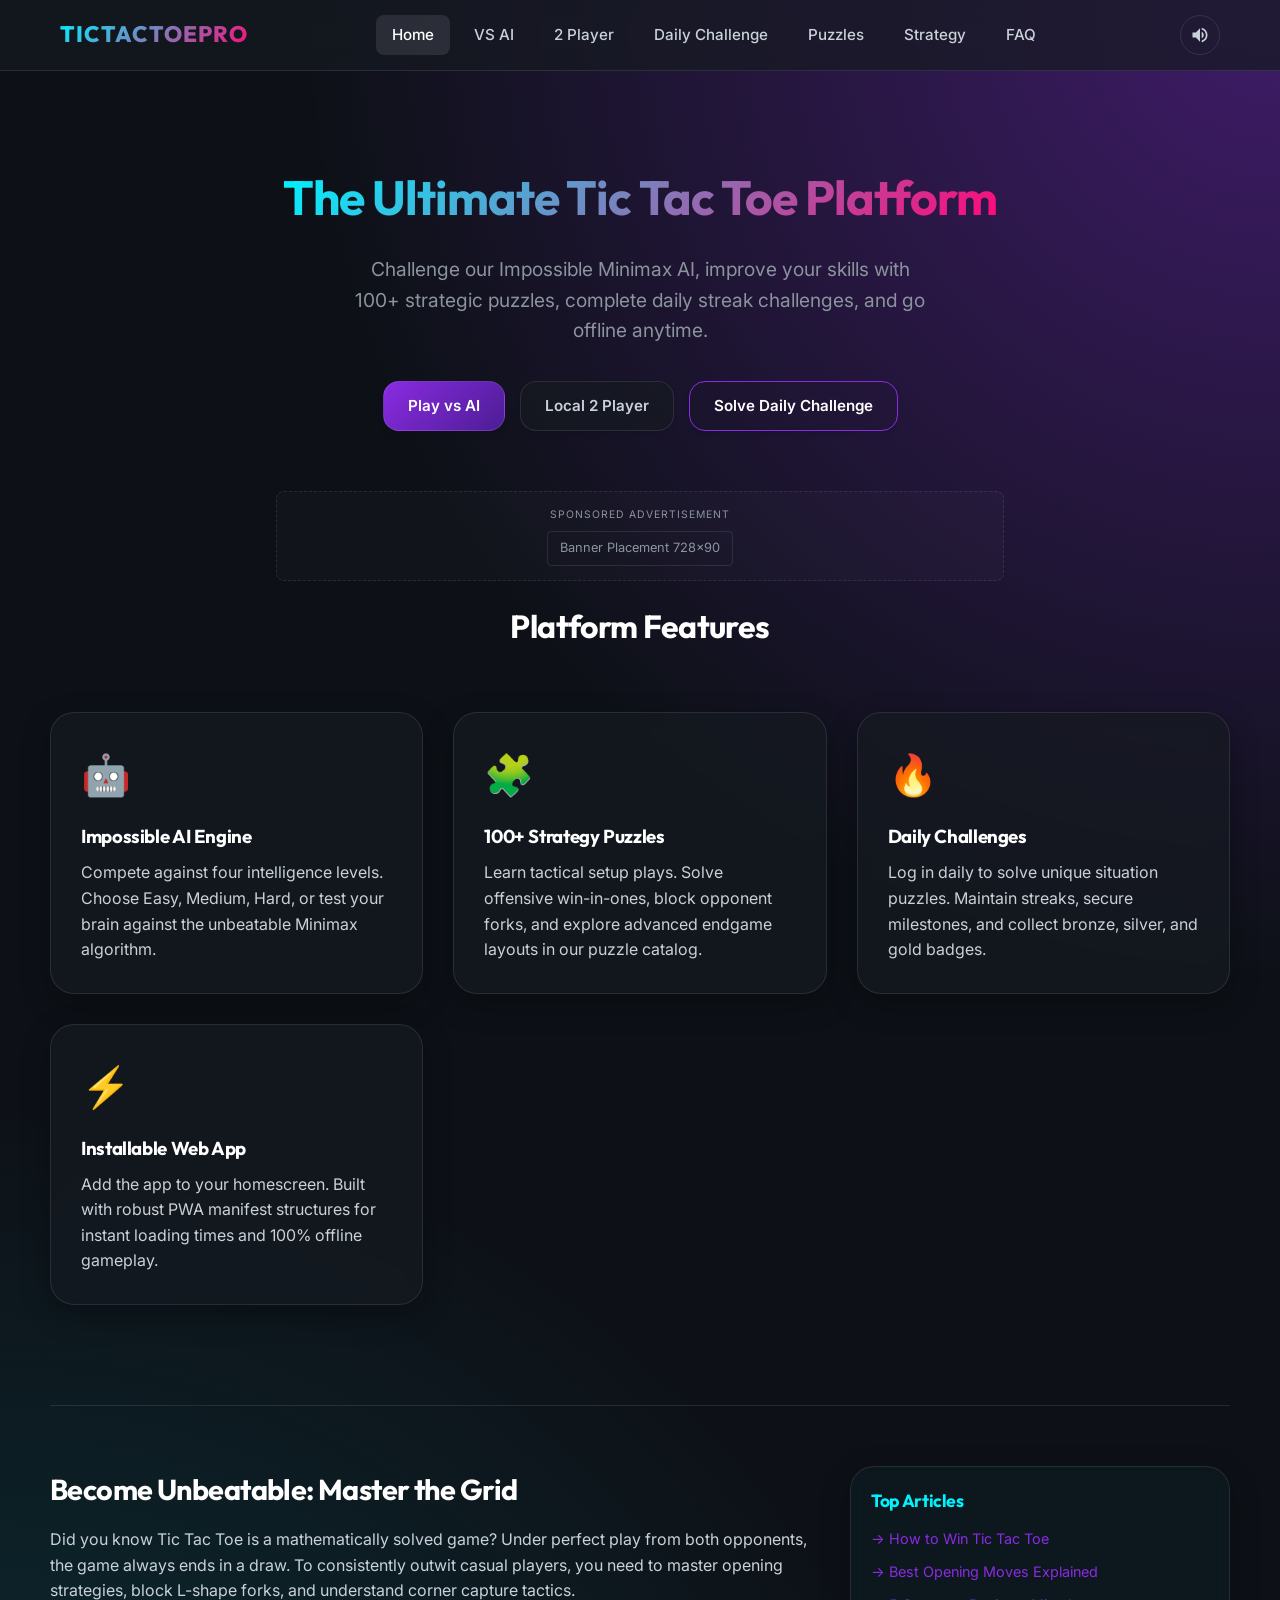
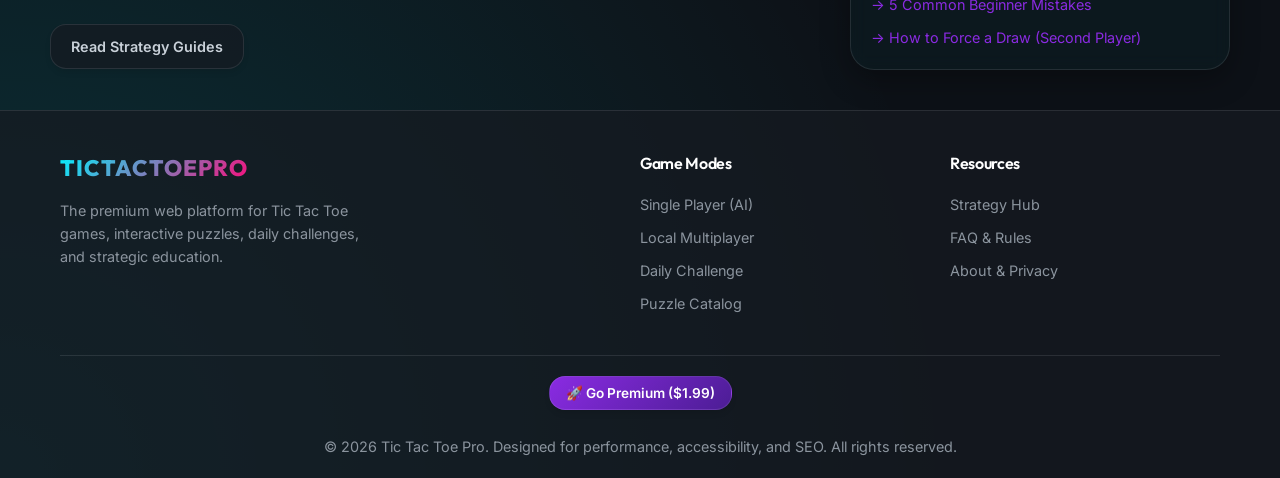
<file: index.html>
<!DOCTYPE html>
<html lang="en">
<head>
  <meta charset="UTF-8">
  <meta name="viewport" content="width=device-width, initial-scale=1.0">
  
  <!-- Primary SEO Meta Tags -->
  <title>Tic Tac Toe Pro - Play Free Online vs Impossible AI & Puzzles</title>
  <meta name="description" content="Play free Tic Tac Toe online! Challenge our Impossible Minimax AI, solve 100+ strategic puzzles, track daily streaks, and master unbeatable strategies in our mobile-first PWA.">
  <link rel="canonical" href="https://tictactoe-pro.pages.dev/">
  
  <!-- Open Graph / Facebook -->
  <meta property="og:type" content="website">
  <meta property="og:url" content="https://tictactoe-pro.pages.dev/">
  <meta property="og:title" content="Tic Tac Toe Pro - Play Free Online vs Impossible AI & Puzzles">
  <meta property="og:description" content="Challenge our Impossible Minimax AI, solve 100+ strategic puzzles, track daily streaks, and master unbeatable strategies.">
  <meta property="og:image" content="https://tictactoe-pro.pages.dev/assets/images/og-share.png">
  <meta property="og:site_name" content="Tic Tac Toe Pro">

  <!-- Twitter -->
  <meta name="twitter:card" content="summary_large_image">
  <meta name="twitter:url" content="https://tictactoe-pro.pages.dev/">
  <meta name="twitter:title" content="Tic Tac Toe Pro - Play Free Online vs Impossible AI & Puzzles">
  <meta name="twitter:description" content="Challenge our Impossible Minimax AI, solve 100+ strategic puzzles, track daily streaks, and master unbeatable strategies.">
  <meta name="twitter:image" content="https://tictactoe-pro.pages.dev/assets/images/og-share.png">

  <!-- PWA & Mobile Meta -->
  <meta name="theme-color" content="#161b22">
  <meta name="apple-mobile-web-app-capable" content="yes">
  <meta name="apple-mobile-web-app-status-bar-style" content="black-translucent">
  <link rel="apple-touch-icon" href="/assets/images/logo-192.png">
  <link rel="manifest" href="/manifest.json">
  <link rel="icon" type="image/svg+xml" href="/assets/images/logo.svg">

  <!-- Stylesheets -->
  <link rel="stylesheet" href="/assets/css/variables.css">
  <link rel="stylesheet" href="/assets/css/main.css">
  <link rel="stylesheet" href="/assets/css/components.css">
  
  <!-- Page Specific Style -->
  <style>
    .hero {
      text-align: center;
      padding: clamp(32px, 8vw, 60px) 0 clamp(24px, 5vw, 40px) 0;
      display: flex;
      flex-direction: column;
      align-items: center;
      gap: clamp(12px, 3vw, 20px);
    }
    .hero h1 {
      font-size: clamp(1.8rem, 7vw, 3rem);
      line-height: 1.1;
      margin-bottom: 10px;
      background: linear-gradient(135deg, var(--color-x), var(--color-o));
      -webkit-background-clip: text;
      -webkit-text-fill-color: transparent;
    }
    .hero p {
      font-size: clamp(0.95rem, 3vw, 1.2rem);
      max-width: min(600px, 100%);
      padding: 0 12px;
      color: var(--text-muted);
    }
    .cta-group {
      display: flex;
      gap: clamp(10px, 3vw, 15px);
      flex-wrap: wrap;
      justify-content: center;
      margin-top: 15px;
    }
    .cta-group .btn {
      flex: 0 1 auto;
      min-width: 0;
    }
    .features-grid {
      display: grid;
      grid-template-columns: repeat(auto-fit, minmax(min(280px, 100%), 1fr));
      gap: clamp(16px, 4vw, 30px);
      margin: clamp(32px, 8vw, 60px) 0;
    }
    .feature-card {
      text-align: left;
    }
    .feature-icon {
      font-size: clamp(1.8rem, 6vw, 2.5rem);
      margin-bottom: clamp(10px, 2vw, 15px);
      display: inline-block;
    }
    .seo-blurb {
      border-top: 1px solid var(--border-color);
      padding-top: clamp(32px, 8vw, 60px);
      margin-top: clamp(24px, 6vw, 40px);
    }
  </style>

  <!-- Structured Schema JSON-LD -->
  <script type="application/ld+json">
  {
    "@context": "https://schema.org",
    "@type": "SoftwareApplication",
    "name": "Tic Tac Toe Pro",
    "operatingSystem": "All",
    "applicationCategory": "GameApplication",
    "offers": {
      "@type": "Offer",
      "price": "0",
      "priceCurrency": "USD"
    },
    "description": "Play Tic Tac Toe online against advanced AI or solve tactical chess-like Tic Tac Toe puzzles.",
    "aggregateRating": {
      "@type": "AggregateRating",
      "ratingValue": "4.8",
      "ratingCount": "1042"
    }
  }
  </script>
</head>
<body>
  <a href="#main-content" class="skip-link">Skip to Content</a>

  <!-- Header -->
  <header>
    <div class="container">
      <a href="/" class="logo-link" aria-label="Tic Tac Toe Pro Home">
        <span class="logo-text">TicTacToePro</span>
      </a>
      
      <button class="burger-menu" id="burger-menu" aria-label="Toggle navigation menu">
        <span class="burger-line"></span>
        <span class="burger-line"></span>
        <span class="burger-line"></span>
      </button>

      <nav id="main-nav">
        <a href="/" class="nav-link">Home</a>
        <a href="/play.html" class="nav-link">VS AI</a>
        <a href="/local-multiplayer.html" class="nav-link">2 Player</a>
        <a href="/daily-challenge.html" class="nav-link">Daily Challenge</a>
        <a href="/puzzle-library.html" class="nav-link">Puzzles</a>
        <a href="/strategy-guide.html" class="nav-link">Strategy</a>
        <a href="/faq.html" class="nav-link">FAQ</a>
      </nav>

      <div class="controls-group">
        <button id="sound-toggle" class="btn-icon" aria-label="Mute/Unmute sounds"></button>
        <button id="install-app-btn" class="btn btn-secondary" style="padding: 8px 16px; font-size: 0.85rem;">Install</button>
      </div>
    </div>
  </header>

  <!-- Main Content -->
  <main class="main-content container" id="main-content">
    
    <!-- Hero Section -->
    <section class="hero">
      <h1>The Ultimate Tic Tac Toe Platform</h1>
      <p>Challenge our Impossible Minimax AI, improve your skills with 100+ strategic puzzles, complete daily streak challenges, and go offline anytime.</p>
      
      <div class="cta-group">
        <a href="/play.html" class="btn btn-primary">Play vs AI</a>
        <a href="/local-multiplayer.html" class="btn btn-secondary">Local 2 Player</a>
        <a href="/daily-challenge.html" class="btn btn-outline">Solve Daily Challenge</a>
      </div>
    </section>

    <!-- Google AdSense Placeholder (Leaderboard) -->
    <div class="ad-slot ad-leaderboard">
      <span class="ad-slot-label">Banner Placement 728x90</span>
    </div>

    <!-- Feature Showcase -->
    <section>
      <h2 style="text-align: center; margin-bottom: clamp(24px, 5vw, 40px); font-size: clamp(1.4rem, 5vw, 2rem);">Platform Features</h2>
      <div class="features-grid">
        <div class="card feature-card">
          <span class="feature-icon">🤖</span>
          <h3>Impossible AI Engine</h3>
          <p class="text-muted" style="margin-top: 8px;">Compete against four intelligence levels. Choose Easy, Medium, Hard, or test your brain against the unbeatable Minimax algorithm.</p>
        </div>
        
        <div class="card feature-card">
          <span class="feature-icon">🧩</span>
          <h3>100+ Strategy Puzzles</h3>
          <p class="text-muted" style="margin-top: 8px;">Learn tactical setup plays. Solve offensive win-in-ones, block opponent forks, and explore advanced endgame layouts in our puzzle catalog.</p>
        </div>
        
        <div class="card feature-card">
          <span class="feature-icon">🔥</span>
          <h3>Daily Challenges</h3>
          <p class="text-muted" style="margin-top: 8px;">Log in daily to solve unique situation puzzles. Maintain streaks, secure milestones, and collect bronze, silver, and gold badges.</p>
        </div>

        <div class="card feature-card">
          <span class="feature-icon">⚡</span>
          <h3>Installable Web App</h3>
          <p class="text-muted" style="margin-top: 8px;">Add the app to your homescreen. Built with robust PWA manifest structures for instant loading times and 100% offline gameplay.</p>
        </div>
      </div>
    </section>

    <!-- SEO Strategic Guide Blurb -->
    <section class="seo-blurb">
      <div style="display: grid; grid-template-columns: 2fr 1fr; gap: clamp(20px, 5vw, 40px); align-items: start;">
        <div>
          <h2 style="font-size: clamp(1.3rem, 5vw, 1.8rem); margin-bottom: 15px;">Become Unbeatable: Master the Grid</h2>
          <p class="text-muted" style="margin-bottom: 20px; font-size: clamp(0.85rem, 2.5vw, 1rem);">Did you know Tic Tac Toe is a mathematically solved game? Under perfect play from both opponents, the game always ends in a draw. To consistently outwit casual players, you need to master opening strategies, block L-shape forks, and understand corner capture tactics.</p>
          <a href="/strategy-guide.html" class="btn btn-secondary" style="font-size: clamp(0.8rem, 2vw, 0.9rem); padding: clamp(8px, 2vw, 10px) clamp(16px, 3vw, 20px);">Read Strategy Guides</a>
        </div>
        <div class="card" style="padding: clamp(16px, 4vw, 20px); display: flex; flex-direction: column; gap: 12px; background: rgba(0, 242, 254, 0.03);">
          <h3 style="font-size: clamp(0.95rem, 3vw, 1.1rem); color: var(--color-x);">Top Articles</h3>
          <ul style="list-style: none; display: flex; flex-direction: column; gap: clamp(8px, 2vw, 10px); font-size: clamp(0.8rem, 2.5vw, 0.9rem);">
            <li><a href="/articles/how-to-win.html">→ How to Win Tic Tac Toe</a></li>
            <li><a href="/articles/best-opening-moves.html">→ Best Opening Moves Explained</a></li>
            <li><a href="/articles/beginner-mistakes.html">→ 5 Common Beginner Mistakes</a></li>
            <li><a href="/articles/defensive-strategies.html">→ How to Force a Draw (Second Player)</a></li>
          </ul>
        </div>
      </div>
    </section>

  </main>

  <!-- Footer -->
  <footer>
    <div class="container">
      <div class="footer-grid">
        <div class="footer-brand">
          <a href="/" class="logo-link">
            <span class="logo-text">TicTacToePro</span>
          </a>
          <p>The premium web platform for Tic Tac Toe games, interactive puzzles, daily challenges, and strategic education.</p>
        </div>
        <div>
          <h4 class="footer-links-title">Game Modes</h4>
          <ul class="footer-links-list">
            <li><a href="/play.html" class="footer-link">Single Player (AI)</a></li>
            <li><a href="/local-multiplayer.html" class="footer-link">Local Multiplayer</a></li>
            <li><a href="/daily-challenge.html" class="footer-link">Daily Challenge</a></li>
            <li><a href="/puzzle-library.html" class="footer-link">Puzzle Catalog</a></li>
          </ul>
        </div>
        <div>
          <h4 class="footer-links-title">Resources</h4>
          <ul class="footer-links-list">
            <li><a href="/strategy-guide.html" class="footer-link">Strategy Hub</a></li>
            <li><a href="/faq.html" class="footer-link">FAQ & Rules</a></li>
            <li><a href="/about.html" class="footer-link">About & Privacy</a></li>
          </ul>
        </div>
      </div>
      <div class="footer-bottom">
        <button id="mock-premium-btn" class="btn btn-primary" style="margin: 0 auto 15px auto; font-size: 0.85rem; padding: 8px 16px;">🚀 Go Premium ($1.99)</button>
        <p>&copy; 2026 Tic Tac Toe Pro. Designed for performance, accessibility, and SEO. All rights reserved.</p>
      </div>
    </div>
  </footer>

  <!-- Scripts -->
  <script src="/assets/js/audio.js"></script>
  <script src="/assets/js/stats.js"></script>
  <script src="/assets/js/main.js"></script>
</body>
</html>
</file>
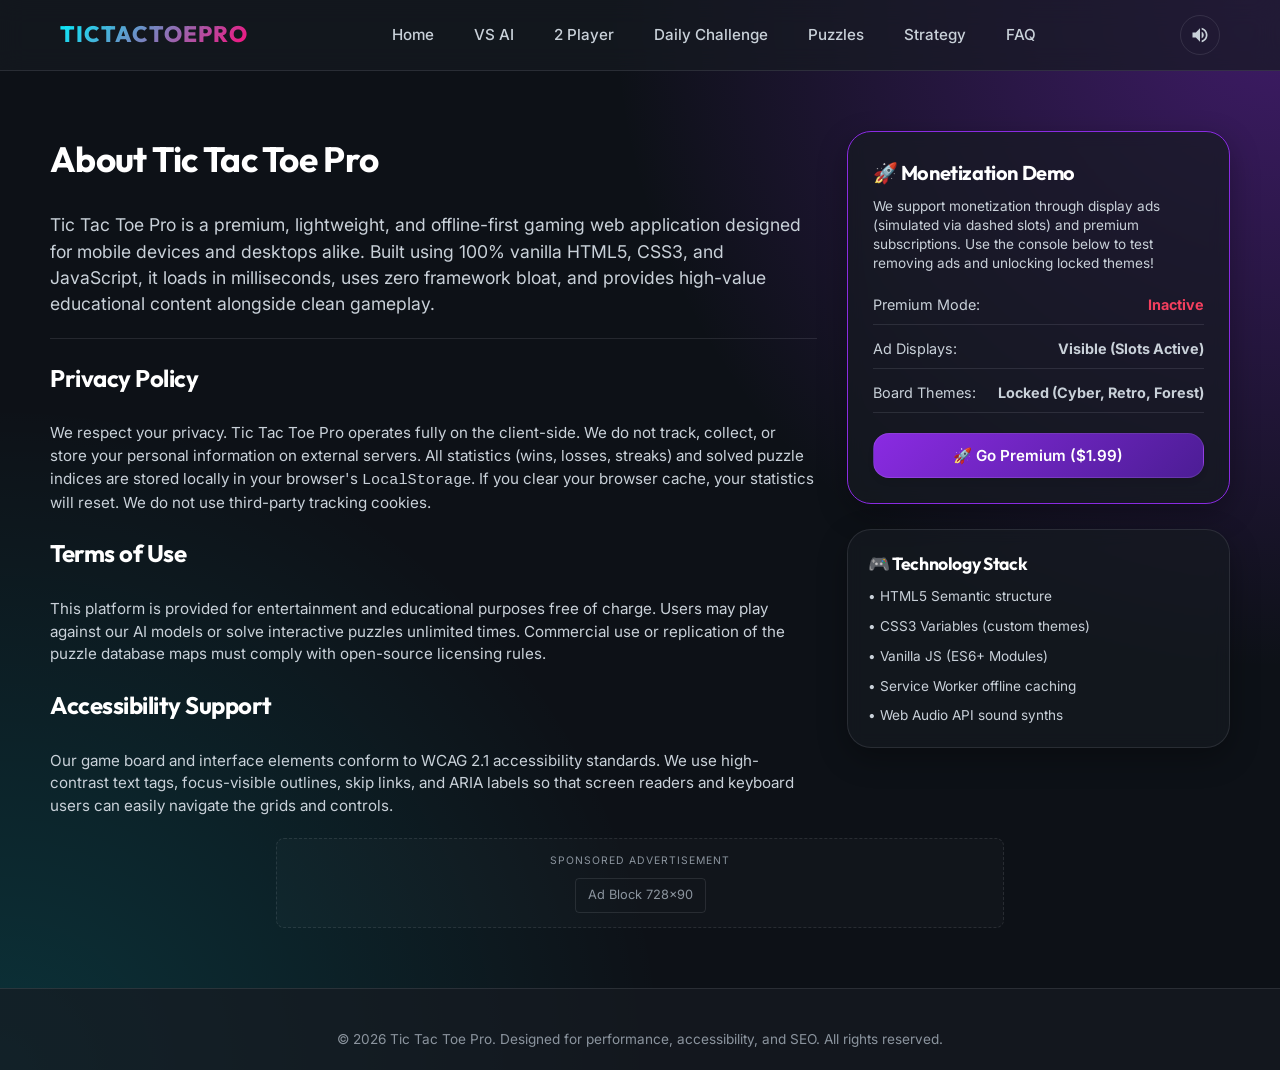
<file: about.html>
<!DOCTYPE html>
<html lang="en">
<head>
  <meta charset="UTF-8">
  <meta name="viewport" content="width=device-width, initial-scale=1.0">
  
  <title>About Tic Tac Toe Pro - Game Platform Details & Privacy Terms</title>
  <meta name="description" content="Learn about our mobile-first Tic Tac Toe Pro platform. Discover our features, read our privacy policy, explore ad integrations, or test Premium Mode features.">
  <link rel="canonical" href="https://tictactoe-pro.pages.dev/about.html">
  
  <!-- Open Graph -->
  <meta property="og:type" content="website">
  <meta property="og:url" content="https://tictactoe-pro.pages.dev/about.html">
  <meta property="og:title" content="About Tic Tac Toe Pro - Game Platform Details & Privacy Terms">
  <meta property="og:description" content="Read our privacy statement, review code architectures, and toggle premium options.">
  <meta property="og:image" content="https://tictactoe-pro.pages.dev/assets/images/og-share.png">

  <!-- Mobile and PWA -->
  <meta name="theme-color" content="#161b22">
  <link rel="apple-touch-icon" href="/assets/images/logo-192.png">
  <link rel="manifest" href="/manifest.json">
  <link rel="icon" type="image/svg+xml" href="/assets/images/logo.svg">

  <!-- Stylesheets -->
  <link rel="stylesheet" href="/assets/css/variables.css">
  <link rel="stylesheet" href="/assets/css/main.css">
  <link rel="stylesheet" href="/assets/css/components.css">
  
  <style>
    .about-layout {
      display: grid;
      grid-template-columns: 2fr 1fr;
      gap: 30px;
      margin-top: 20px;
    }
    .text-block {
      display: flex;
      flex-direction: column;
      gap: 20px;
    }
    .sidebar {
      display: flex;
      flex-direction: column;
      gap: 25px;
    }
    @media (max-width: 992px) {
      .about-layout {
        grid-template-columns: 1fr;
      }
    }
  </style>
</head>
<body>
  <a href="#main-content" class="skip-link">Skip to Content</a>

  <!-- Header -->
  <header>
    <div class="container">
      <a href="/" class="logo-link" aria-label="Tic Tac Toe Pro Home">
        <span class="logo-text">TicTacToePro</span>
      </a>
      
      <button class="burger-menu" id="burger-menu" aria-label="Toggle navigation menu">
        <span class="burger-line"></span>
        <span class="burger-line"></span>
        <span class="burger-line"></span>
      </button>

      <nav id="main-nav">
        <a href="/" class="nav-link">Home</a>
        <a href="/play.html" class="nav-link">VS AI</a>
        <a href="/local-multiplayer.html" class="nav-link">2 Player</a>
        <a href="/daily-challenge.html" class="nav-link">Daily Challenge</a>
        <a href="/puzzle-library.html" class="nav-link">Puzzles</a>
        <a href="/strategy-guide.html" class="nav-link">Strategy</a>
        <a href="/faq.html" class="nav-link">FAQ</a>
      </nav>

      <div class="controls-group">
        <button id="sound-toggle" class="btn-icon" aria-label="Mute/Unmute sounds"></button>
        <button id="install-app-btn" class="btn btn-secondary" style="padding: 8px 16px; font-size: 0.85rem;">Install</button>
      </div>
    </div>
  </header>

  <!-- Main Content -->
  <main class="main-content container" id="main-content">
    <div class="about-layout">
      
      <!-- Left Column: Detailed Copy -->
      <section class="text-block">
        <h1 style="font-size: clamp(1.5rem, 6vw, 2.2rem); margin-bottom: 5px;">About Tic Tac Toe Pro</h1>
        <p class="text-muted" style="font-size: clamp(0.9rem, 3vw, 1.1rem); line-height: 1.5;">Tic Tac Toe Pro is a premium, lightweight, and offline-first gaming web application designed for mobile devices and desktops alike. Built using 100% vanilla HTML5, CSS3, and JavaScript, it loads in milliseconds, uses zero framework bloat, and provides high-value educational content alongside clean gameplay.</p>
        
        <hr style="border: 0; border-top: 1px solid var(--border-color);">

        <h2 style="font-size: clamp(1.2rem, 4.5vw, 1.5rem); margin-bottom: 5px;">Privacy Policy</h2>
        <p class="text-muted" style="font-size: clamp(0.85rem, 2.5vw, 0.95rem); line-height: 1.5;">We respect your privacy. Tic Tac Toe Pro operates fully on the client-side. We do not track, collect, or store your personal information on external servers. All statistics (wins, losses, streaks) and solved puzzle indices are stored locally in your browser's <code>LocalStorage</code>. If you clear your browser cache, your statistics will reset. We do not use third-party tracking cookies.</p>

        <h2 style="font-size: clamp(1.2rem, 4.5vw, 1.5rem); margin-bottom: 5px;">Terms of Use</h2>
        <p class="text-muted" style="font-size: clamp(0.85rem, 2.5vw, 0.95rem); line-height: 1.5;">This platform is provided for entertainment and educational purposes free of charge. Users may play against our AI models or solve interactive puzzles unlimited times. Commercial use or replication of the puzzle database maps must comply with open-source licensing rules.</p>
        
        <h2 style="font-size: clamp(1.2rem, 4.5vw, 1.5rem); margin-bottom: 5px;">Accessibility Support</h2>
        <p class="text-muted" style="font-size: clamp(0.85rem, 2.5vw, 0.95rem); line-height: 1.5;">Our game board and interface elements conform to WCAG 2.1 accessibility standards. We use high-contrast text tags, focus-visible outlines, skip links, and ARIA labels so that screen readers and keyboard users can easily navigate the grids and controls.</p>
      </section>

      <!-- Right Column: Monetization Simulator Dashboard -->
      <section class="sidebar">
        <div class="card" style="padding: 25px; border-color: var(--color-primary);">
          <h2 style="font-size: 1.25rem; margin-bottom: 8px;">🚀 Monetization Demo</h2>
          <p class="text-muted" style="font-size: 0.85rem; line-height: 1.4; margin-bottom: 20px;">We support monetization through display ads (simulated via dashed slots) and premium subscriptions. Use the console below to test removing ads and unlocking locked themes!</p>
          
          <div style="display: flex; flex-direction: column; gap: 12px; margin-bottom: 20px; font-size: 0.9rem;">
            <div style="display: flex; justify-content: space-between; border-bottom: 1px solid var(--border-color); padding-bottom: 8px;">
              <span>Premium Mode:</span>
              <strong id="premium-status-text" style="color: var(--color-success);">Inactive</strong>
            </div>
            <div style="display: flex; justify-content: space-between; border-bottom: 1px solid var(--border-color); padding-bottom: 8px;">
              <span>Ad Displays:</span>
              <strong id="ad-status-text">Visible (Slots Active)</strong>
            </div>
            <div style="display: flex; justify-content: space-between; border-bottom: 1px solid var(--border-color); padding-bottom: 8px;">
              <span>Board Themes:</span>
              <strong>Locked (Cyber, Retro, Forest)</strong>
            </div>
          </div>

          <button id="mock-premium-btn" class="btn btn-primary" style="width: 100%;">🚀 Go Premium ($1.99)</button>
        </div>

        <div class="card" style="padding: 20px;">
          <h2 style="font-size: 1.1rem; margin-bottom: 8px;">🎮 Technology Stack</h2>
          <ul style="list-style: none; display: flex; flex-direction: column; gap: 8px; font-size: 0.85rem;" class="text-muted">
            <li>• HTML5 Semantic structure</li>
            <li>• CSS3 Variables (custom themes)</li>
            <li>• Vanilla JS (ES6+ Modules)</li>
            <li>• Service Worker offline caching</li>
            <li>• Web Audio API sound synths</li>
          </ul>
        </div>
      </section>

    </div>

    <!-- AdSense banner placement -->
    <div class="ad-slot ad-leaderboard">
      <span class="ad-slot-label">Ad Block 728x90</span>
    </div>
  </main>

  <!-- Footer -->
  <footer>
    <div class="container">
      <p style="text-align: center; font-size: 0.85rem;">&copy; 2026 Tic Tac Toe Pro. Designed for performance, accessibility, and SEO. All rights reserved.</p>
    </div>
  </footer>

  <!-- Scripts -->
  <script src="/assets/js/audio.js"></script>
  <script src="/assets/js/stats.js"></script>
  <script src="/assets/js/main.js"></script>

  <script>
    // Local script to update specific about page indicators when premium changes
    document.addEventListener('DOMContentLoaded', () => {
      const mockBtn = document.getElementById('mock-premium-btn');
      
      const updateAboutPageUI = () => {
        const isPrem = window.StatsManager.isPremium();
        const statusText = document.getElementById('premium-status-text');
        const adText = document.getElementById('ad-status-text');
        
        if (statusText) {
          statusText.textContent = isPrem ? 'Active ✓' : 'Inactive';
          statusText.style.color = isPrem ? 'var(--color-success)' : 'var(--color-danger)';
        }
        if (adText) {
          adText.textContent = isPrem ? 'Hidden (Ads Removed)' : 'Visible (Slots Active)';
          adText.style.color = isPrem ? 'var(--color-success)' : 'var(--text-main)';
        }
      };

      updateAboutPageUI();
      if (mockBtn) {
        mockBtn.addEventListener('click', () => {
          setTimeout(updateAboutPageUI, 50);
        });
      }
    });
  </script>
</body>
</html>
</file>
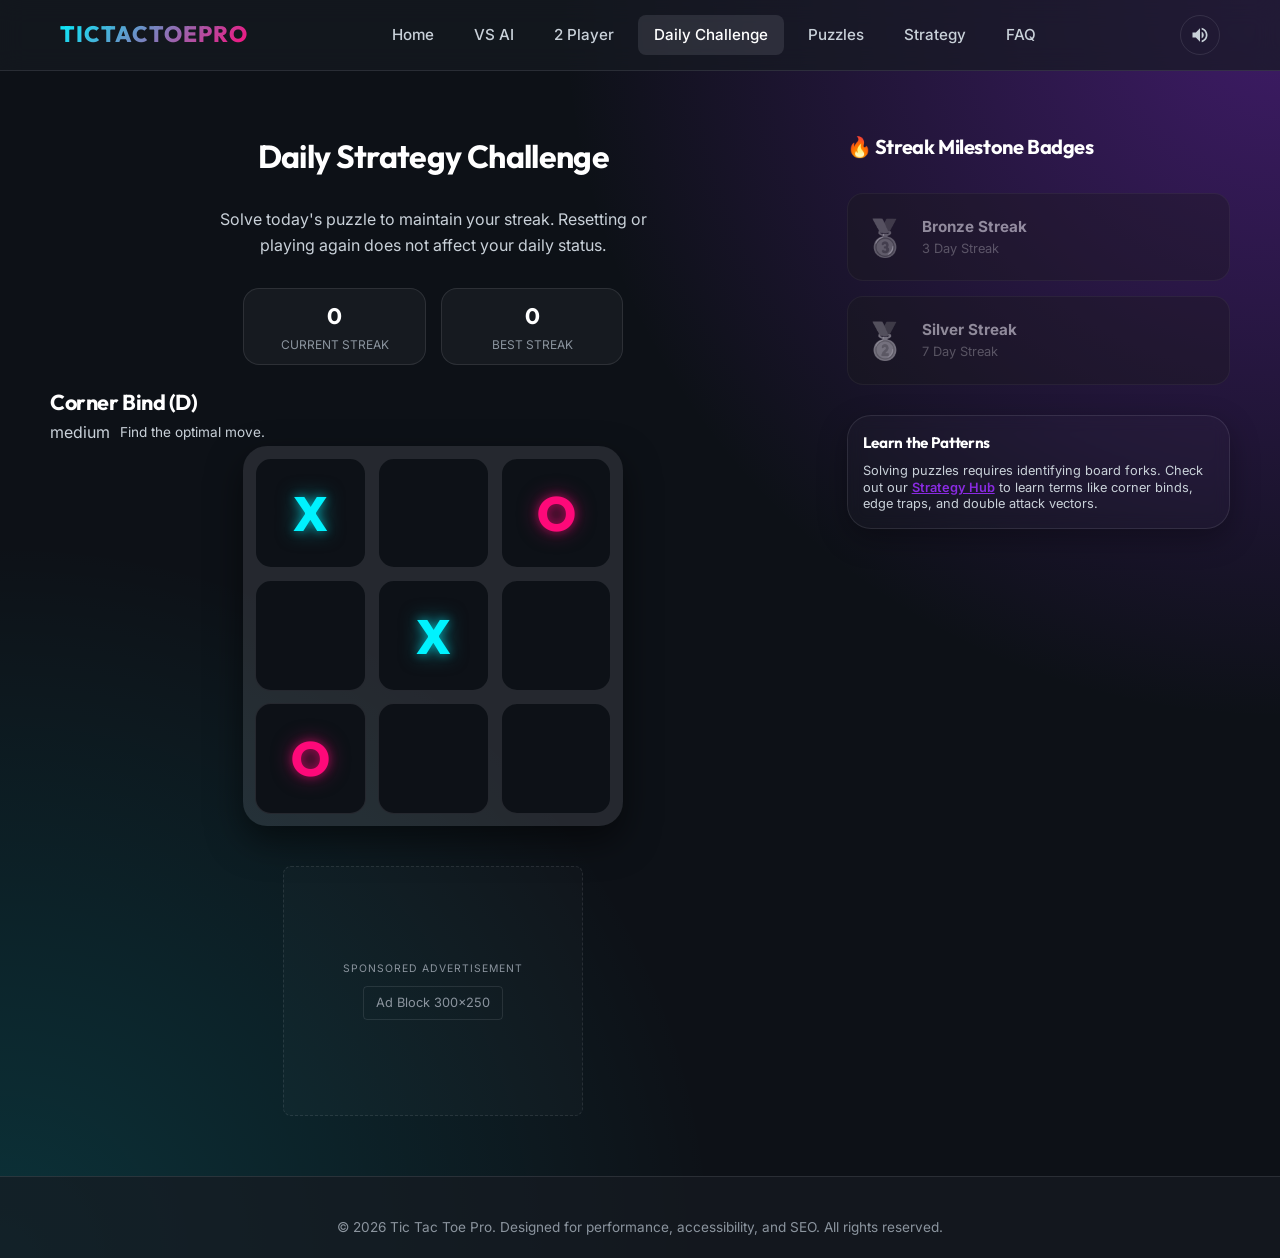
<file: daily-challenge.html>
<!DOCTYPE html>
<html lang="en">
<head>
  <meta charset="UTF-8">
  <meta name="viewport" content="width=device-width, initial-scale=1.0">
  
  <title>Daily Tic Tac Toe Challenge - Solves & Daily Streaks</title>
  <meta name="description" content="Solve a new Tic Tac Toe strategy puzzle every single day. Track your completion streaks, unlock bronze and silver achievement badges, and beat your record!">
  <link rel="canonical" href="https://tictactoe-pro.pages.dev/daily-challenge.html">
  
  <!-- Open Graph -->
  <meta property="og:type" content="website">
  <meta property="og:url" content="https://tictactoe-pro.pages.dev/daily-challenge.html">
  <meta property="og:title" content="Daily Tic Tac Toe Challenge - Solves & Daily Streaks">
  <meta property="og:description" content="Keep your mind sharp with one tactical puzzle per day. Can you hit a 7-day streak?">
  <meta property="og:image" content="https://tictactoe-pro.pages.dev/assets/images/og-share.png">

  <!-- Mobile and PWA -->
  <meta name="theme-color" content="#161b22">
  <link rel="apple-touch-icon" href="/assets/images/logo-192.png">
  <link rel="manifest" href="/manifest.json">
  <link rel="icon" type="image/svg+xml" href="/assets/images/logo.svg">

  <!-- Stylesheets -->
  <link rel="stylesheet" href="/assets/css/variables.css">
  <link rel="stylesheet" href="/assets/css/main.css">
  <link rel="stylesheet" href="/assets/css/components.css">
  
  <style>
    .challenge-layout {
      display: grid;
      grid-template-columns: 2fr 1fr;
      gap: clamp(20px, 4vw, 30px);
      margin-top: 20px;
    }
    .challenge-play-area {
      display: flex;
      flex-direction: column;
      align-items: center;
      gap: clamp(12px, 3vw, 20px);
    }
    .streaks-row {
      display: flex;
      gap: clamp(8px, 2vw, 15px);
      width: 100%;
      max-width: var(--board-max-width);
    }
    .badges-drawer {
      display: flex;
      flex-direction: column;
      gap: clamp(10px, 2.5vw, 15px);
    }
    .badge-item {
      display: flex;
      align-items: center;
      gap: clamp(10px, 3vw, 15px);
      background: var(--bg-card);
      border: 1px solid var(--border-color);
      padding: clamp(10px, 3vw, 15px);
      border-radius: var(--border-radius-md);
      opacity: 0.5;
      filter: grayscale(100%);
      transition: all var(--transition-normal);
    }
    .badge-item.unlocked {
      opacity: 1;
      filter: grayscale(0%);
      border-color: var(--color-success);
      box-shadow: 0 4px 10px rgba(16, 185, 129, 0.05);
    }
    .badge-icon {
      font-size: clamp(1.6rem, 6vw, 2.2rem);
    }
    .badge-text {
      display: flex;
      flex-direction: column;
    }
    .badge-title {
      font-weight: 700;
      color: var(--text-bright);
      font-size: clamp(0.82rem, 2.5vw, 0.95rem);
    }
    .badge-status {
      font-size: clamp(0.72rem, 2vw, 0.8rem);
      color: var(--text-muted);
    }
    @media (max-width: 992px) {
      .challenge-layout {
        grid-template-columns: 1fr;
      }
    }
  </style>
</head>
<body>
  <a href="#main-content" class="skip-link">Skip to Content</a>

  <!-- Header -->
  <header>
    <div class="container">
      <a href="/" class="logo-link" aria-label="Tic Tac Toe Pro Home">
        <span class="logo-text">TicTacToePro</span>
      </a>
      
      <button class="burger-menu" id="burger-menu" aria-label="Toggle navigation menu">
        <span class="burger-line"></span>
        <span class="burger-line"></span>
        <span class="burger-line"></span>
      </button>

      <nav id="main-nav">
        <a href="/" class="nav-link">Home</a>
        <a href="/play.html" class="nav-link">VS AI</a>
        <a href="/local-multiplayer.html" class="nav-link">2 Player</a>
        <a href="/daily-challenge.html" class="nav-link">Daily Challenge</a>
        <a href="/puzzle-library.html" class="nav-link">Puzzles</a>
        <a href="/strategy-guide.html" class="nav-link">Strategy</a>
        <a href="/faq.html" class="nav-link">FAQ</a>
      </nav>

      <div class="controls-group">
        <button id="sound-toggle" class="btn-icon" aria-label="Mute/Unmute sounds"></button>
        <button id="install-app-btn" class="btn btn-secondary" style="padding: 8px 16px; font-size: 0.85rem;">Install</button>
      </div>
    </div>
  </header>

  <!-- Main Content -->
  <main class="main-content container" id="main-content">
    <div class="challenge-layout">
      
      <!-- Left: Interactive Daily Puzzle Solver -->
      <section class="challenge-play-area">
        <h1 style="font-size: clamp(1.4rem, 5vw, 2rem); text-align: center; margin-bottom: 5px;">Daily Strategy Challenge</h1>
        <p class="text-muted" style="text-align: center; max-width: min(450px, 100%); padding: 0 10px; margin-bottom: 10px;">Solve today's puzzle to maintain your streak. Resetting or playing again does not affect your daily status.</p>

        <!-- Streaks Counters -->
        <div class="streaks-row">
          <div class="stat-badge" style="flex: 1;">
            <div class="stat-val" id="daily-streak">0</div>
            <div class="stat-lbl">Current Streak</div>
          </div>
          <div class="stat-badge" style="flex: 1;">
            <div class="stat-val" id="best-streak">0</div>
            <div class="stat-lbl">Best Streak</div>
          </div>
        </div>

        <!-- Container for unsolved game -->
        <div id="daily-game-container" style="width: 100%; display: flex; flex-direction: column; align-items: center; gap: 20px;">
          <h2 id="daily-title" style="font-size: 1.35rem; font-weight: 700; color: var(--text-bright);">Loading Level...</h2>
          <div style="display: flex; gap: 10px; align-items: center;">
            <span id="daily-difficulty" class="badge">EASY</span>
            <span class="text-muted" style="font-size: 0.85rem;">Find the optimal move.</span>
          </div>

          <div class="board-container">
            <div class="board" id="daily-board" aria-label="Daily challenge board">
              <!-- Rendered dynamically -->
            </div>
          </div>
        </div>

        <!-- Completed message box (shown if already solved today) -->
        <div class="card" id="daily-completed-message" style="display: none; text-align: center; width: 100%; max-width: 380px; padding: 40px 20px; border-color: var(--color-success);">
          <span style="font-size: 4rem;">🎉</span>
          <h2 style="color: var(--color-success); font-size: 1.6rem; margin: 15px 0 10px 0;">Solved for Today!</h2>
          <p class="text-muted" style="font-size: 0.95rem; margin-bottom: 25px;">You have successfully completed today's daily strategy challenge. Come back tomorrow for a new strategic puzzle!</p>
          <a href="/puzzle-library.html" class="btn btn-primary">Browse Puzzle Catalog</a>
        </div>

        <div class="ad-slot ad-rectangle">
          <span class="ad-slot-label">Ad Block 300x250</span>
        </div>
      </section>

      <!-- Right: Streak rewards drawer -->
      <section class="badges-drawer">
        <h2 style="font-size: 1.25rem; margin-bottom: 15px;">🔥 Streak Milestone Badges</h2>
        
        <div class="badge-item" id="badge-bronze">
          <span class="badge-icon">🥉</span>
          <div class="badge-text">
            <span class="badge-title">Bronze Streak</span>
            <span class="badge-status">3 Day Streak</span>
          </div>
        </div>

        <div class="badge-item" id="badge-silver">
          <span class="badge-icon">🥈</span>
          <div class="badge-text">
            <span class="badge-title">Silver Streak</span>
            <span class="badge-status">7 Day Streak</span>
          </div>
        </div>
        
        <div class="card" style="padding: 15px; margin-top: 15px; background: rgba(255, 255, 255, 0.02);">
          <h3 style="font-size: 0.95rem; color: var(--text-bright); margin-bottom: 8px;">Learn the Patterns</h3>
          <p class="text-muted" style="font-size: 0.8rem; line-height: 1.3;">Solving puzzles requires identifying board forks. Check out our <a href="/strategy-guide.html" style="font-weight:600; text-decoration: underline;">Strategy Hub</a> to learn terms like corner binds, edge traps, and double attack vectors.</p>
        </div>
      </section>

    </div>
  </main>

  <!-- Puzzle Result Modal -->
  <div class="modal-overlay" id="result-modal" role="dialog" aria-modal="true" aria-labelledby="modal-title" aria-describedby="modal-desc">
    <div class="modal-content">
      <h2 class="modal-title" id="modal-title">Solved</h2>
      <div class="modal-desc" id="modal-desc">
        Feedback.
      </div>
      <div class="modal-actions">
        <button class="btn btn-primary" id="rematch-btn">Show Streaks</button>
      </div>
    </div>
  </div>

  <!-- Footer -->
  <footer>
    <div class="container">
      <p style="text-align: center; font-size: 0.85rem;">&copy; 2026 Tic Tac Toe Pro. Designed for performance, accessibility, and SEO. All rights reserved.</p>
    </div>
  </footer>

  <!-- Scripts -->
  <script src="/assets/js/audio.js"></script>
  <script src="/assets/js/stats.js"></script>
  <script src="/assets/js/puzzles-data.js"></script>
  <script src="/assets/js/daily.js"></script>
  <script src="/assets/js/main.js"></script>
  
  <script>
    document.addEventListener('DOMContentLoaded', () => {
      window.DailyChallenge.init();
    });
  </script>
</body>
</html>
</file>
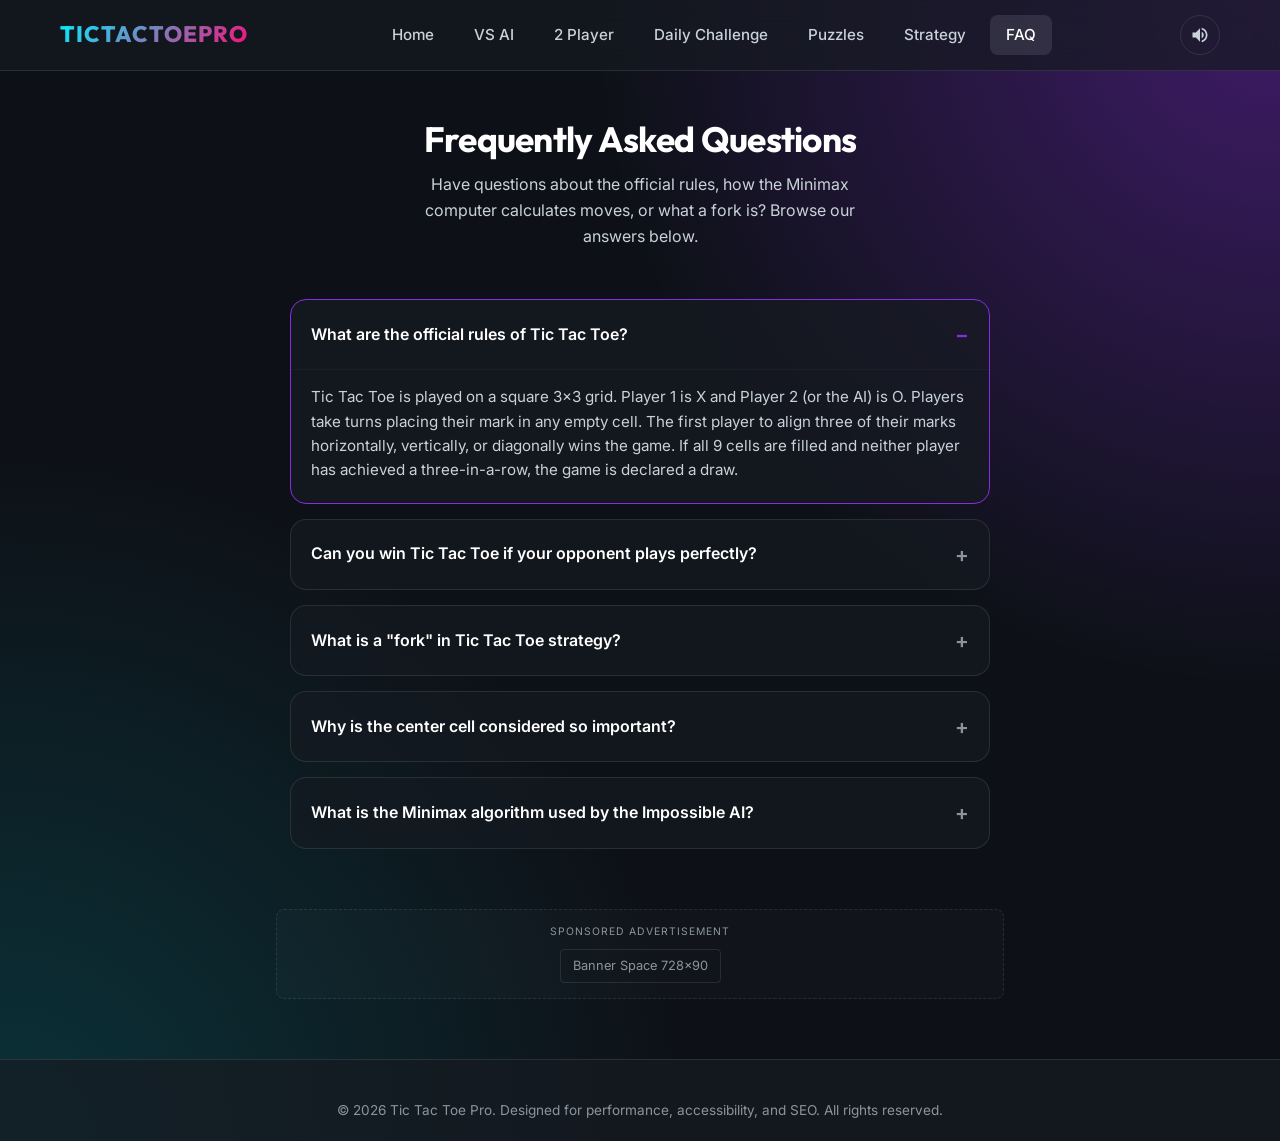
<file: faq.html>
<!DOCTYPE html>
<html lang="en">
<head>
  <meta charset="UTF-8">
  <meta name="viewport" content="width=device-width, initial-scale=1.0">
  
  <title>Frequently Asked Questions (FAQ) & Tic Tac Toe Rules</title>
  <meta name="description" content="Read our FAQ to learn the official rules of Tic Tac Toe, understand strategic terms like forks, and discover why perfect play guarantees a draw game.">
  <link rel="canonical" href="https://tictactoe-pro.pages.dev/faq.html">
  
  <!-- Open Graph -->
  <meta property="og:type" content="website">
  <meta property="og:url" content="https://tictactoe-pro.pages.dev/faq.html">
  <meta property="og:title" content="Frequently Asked Questions (FAQ) & Tic Tac Toe Rules">
  <meta property="og:description" content="Learn standard rules, common terminology, and mathematical game characteristics.">
  <meta property="og:image" content="https://tictactoe-pro.pages.dev/assets/images/og-share.png">

  <!-- Mobile and PWA -->
  <meta name="theme-color" content="#161b22">
  <link rel="apple-touch-icon" href="/assets/images/logo-192.png">
  <link rel="manifest" href="/manifest.json">
  <link rel="icon" type="image/svg+xml" href="/assets/images/logo.svg">

  <!-- Stylesheets -->
  <link rel="stylesheet" href="/assets/css/variables.css">
  <link rel="stylesheet" href="/assets/css/main.css">
  <link rel="stylesheet" href="/assets/css/components.css">
  
  <style>
    .faq-container {
      max-width: 700px;
      margin: 20px auto 40px auto;
      display: flex;
      flex-direction: column;
      gap: 15px;
    }
    
    /* Semantic accordion styling using native details/summary */
    details {
      background: var(--bg-card);
      border: 1px solid var(--border-color);
      border-radius: var(--border-radius-md);
      overflow: hidden;
      transition: border-color var(--transition-fast);
    }
    details:hover {
      border-color: var(--border-glow);
    }
    details[open] {
      border-color: var(--color-primary);
    }
    
    summary {
      padding: 18px 20px;
      font-weight: 600;
      color: var(--text-bright);
      cursor: pointer;
      list-style: none; /* Hide default triangle on Chrome */
      display: flex;
      justify-content: space-between;
      align-items: center;
      outline: none;
    }
    
    summary::-webkit-details-marker {
      display: none; /* Hide default triangle on Safari */
    }
    
    summary::after {
      content: "+";
      font-size: 1.3rem;
      color: var(--text-muted);
      transition: transform var(--transition-fast);
    }
    
    details[open] summary::after {
      content: "−";
      color: var(--color-primary);
    }
    
    .faq-answer {
      padding: 0 20px 20px 20px;
      color: var(--text-main);
      font-size: 0.95rem;
      border-top: 1px solid rgba(255, 255, 255, 0.03);
      padding-top: 15px;
    }
  </style>

  <!-- FAQPage JSON-LD Schema for Rich Snippets -->
  <script type="application/ld+json">
  {
    "@context": "https://schema.org",
    "@type": "FAQPage",
    "mainEntity": [
      {
        "@type": "Question",
        "name": "What are the official rules of Tic Tac Toe?",
        "acceptedAnswer": {
          "@type": "Answer",
          "text": "Tic Tac Toe is played on a 3x3 grid. Player 1 is X and Player 2 (or AI) is O. Players take turns placing their mark in an empty cell. The first player to align three marks horizontally, vertically, or diagonally wins. If all 9 cells are filled without an alignment, the game ends in a draw."
        }
      },
      {
        "@type": "Question",
        "name": "Can you win Tic Tac Toe if your opponent plays perfectly?",
        "acceptedAnswer": {
          "@type": "Answer",
          "text": "No. Tic Tac Toe is mathematically solved. Under perfect play from both sides, the game will always result in a draw. To win, a player must capitalize on a sub-optimal move (mistake) made by their opponent."
        }
      },
      {
        "@type": "Question",
        "name": "What is a 'fork' in Tic Tac Toe strategy?",
        "acceptedAnswer": {
          "@type": "Answer",
          "text": "A fork is a tactical board setup where you create two independent winning threats simultaneously. Because an opponent can only block one cell on their turn, creating a fork guarantees a win on your subsequent turn."
        }
      },
      {
        "@type": "Question",
        "name": "Why is the center cell considered crucial?",
        "acceptedAnswer": {
          "@type": "Answer",
          "text": "The center cell is involved in four distinct win paths (horizontal, vertical, and both diagonals). Corners are involved in three paths, while edge cells are only involved in two. Controlling the center gives you maximum tactical coverage."
        }
      },
      {
        "@type": "Question",
        "name": "What is the Minimax algorithm used by the Impossible AI?",
        "acceptedAnswer": {
          "@type": "Answer",
          "text": "Minimax is a decision-making algorithm in game theory. It evaluates the entire game tree of possibilities from a given state, scoring paths (+10 for AI win, -10 for human win, 0 for draw). The AI chooses the move that maximizes its score, assuming the human plays to minimize it. This ensures the AI never makes a mistake."
        }
      }
    ]
  }
  </script>
</head>
<body>
  <a href="#main-content" class="skip-link">Skip to Content</a>

  <!-- Header -->
  <header>
    <div class="container">
      <a href="/" class="logo-link" aria-label="Tic Tac Toe Pro Home">
        <span class="logo-text">TicTacToePro</span>
      </a>
      
      <button class="burger-menu" id="burger-menu" aria-label="Toggle navigation menu">
        <span class="burger-line"></span>
        <span class="burger-line"></span>
        <span class="burger-line"></span>
      </button>

      <nav id="main-nav">
        <a href="/" class="nav-link">Home</a>
        <a href="/play.html" class="nav-link">VS AI</a>
        <a href="/local-multiplayer.html" class="nav-link">2 Player</a>
        <a href="/daily-challenge.html" class="nav-link">Daily Challenge</a>
        <a href="/puzzle-library.html" class="nav-link">Puzzles</a>
        <a href="/strategy-guide.html" class="nav-link">Strategy</a>
        <a href="/faq.html" class="nav-link">FAQ</a>
      </nav>

      <div class="controls-group">
        <button id="sound-toggle" class="btn-icon" aria-label="Mute/Unmute sounds"></button>
        <button id="install-app-btn" class="btn btn-secondary" style="padding: 8px 16px; font-size: 0.85rem;">Install</button>
      </div>
    </div>
  </header>

  <!-- Main Content -->
  <main class="main-content container" id="main-content">
    <h1 style="font-size: clamp(1.5rem, 6vw, 2.2rem); text-align: center; margin-bottom: 5px;">Frequently Asked Questions</h1>
    <p class="text-muted" style="text-align: center; max-width: min(500px, 100%); padding: 0 12px; margin: 0 auto 30px auto;">Have questions about the official rules, how the Minimax computer calculates moves, or what a fork is? Browse our answers below.</p>

    <!-- Collapsible FAQs -->
    <section class="faq-container">
      
      <details open>
        <summary>What are the official rules of Tic Tac Toe?</summary>
        <div class="faq-answer">
          <p>Tic Tac Toe is played on a square 3x3 grid. Player 1 is X and Player 2 (or the AI) is O. Players take turns placing their mark in any empty cell. The first player to align three of their marks horizontally, vertically, or diagonally wins the game. If all 9 cells are filled and neither player has achieved a three-in-a-row, the game is declared a draw.</p>
        </div>
      </details>

      <details>
        <summary>Can you win Tic Tac Toe if your opponent plays perfectly?</summary>
        <div class="faq-answer">
          <p>No. Tic Tac Toe is a mathematically "solved" game. Under perfect play from both opponents, the game always ends in a draw. To win a match, you must capitalize on a sub-optimal move (an error) made by the other player. This is why learning strategic trap patterns is highly effective against human players.</p>
        </div>
      </details>

      <details>
        <summary>What is a "fork" in Tic Tac Toe strategy?</summary>
        <div class="faq-answer">
          <p>A fork is a board state where you create two independent winning paths at the same time. Since an opponent can only block one cell per turn, establishing a fork guarantees a win on your next turn. Most puzzles in our library focus on teaching you how to set up or prevent these forks.</p>
        </div>
      </details>

      <details>
        <summary>Why is the center cell considered so important?</summary>
        <div class="faq-answer">
          <p>The center cell is the most strategically valuable spot on the board because it belongs to four possible winning lines (the middle row, middle column, and both diagonals). Corner cells are part of three lines, while edge side cells are only part of two lines. Controlling the center gives you high tactical coverage.</p>
        </div>
      </details>

      <details>
        <summary>What is the Minimax algorithm used by the Impossible AI?</summary>
        <div class="faq-answer">
          <p>Minimax is a classic decision-making recursive algorithm in game theory and artificial intelligence. It maps out the full game tree of possible remaining moves and scores each branch (+10 for AI victory, -10 for human victory, 0 for draws). The computer makes the move that maximizes its score, assuming you will play to minimize it. This prevents the AI from ever making mistakes, making it unbeatable.</p>
        </div>
      </details>

    </section>

    <!-- AdSense banner placement -->
    <div class="ad-slot ad-leaderboard">
      <span class="ad-slot-label">Banner Space 728x90</span>
    </div>
  </main>

  <!-- Footer -->
  <footer>
    <div class="container">
      <p style="text-align: center; font-size: 0.85rem;">&copy; 2026 Tic Tac Toe Pro. Designed for performance, accessibility, and SEO. All rights reserved.</p>
    </div>
  </footer>

  <!-- Scripts -->
  <script src="/assets/js/audio.js"></script>
  <script src="/assets/js/stats.js"></script>
  <script src="/assets/js/main.js"></script>
</body>
</html>
</file>
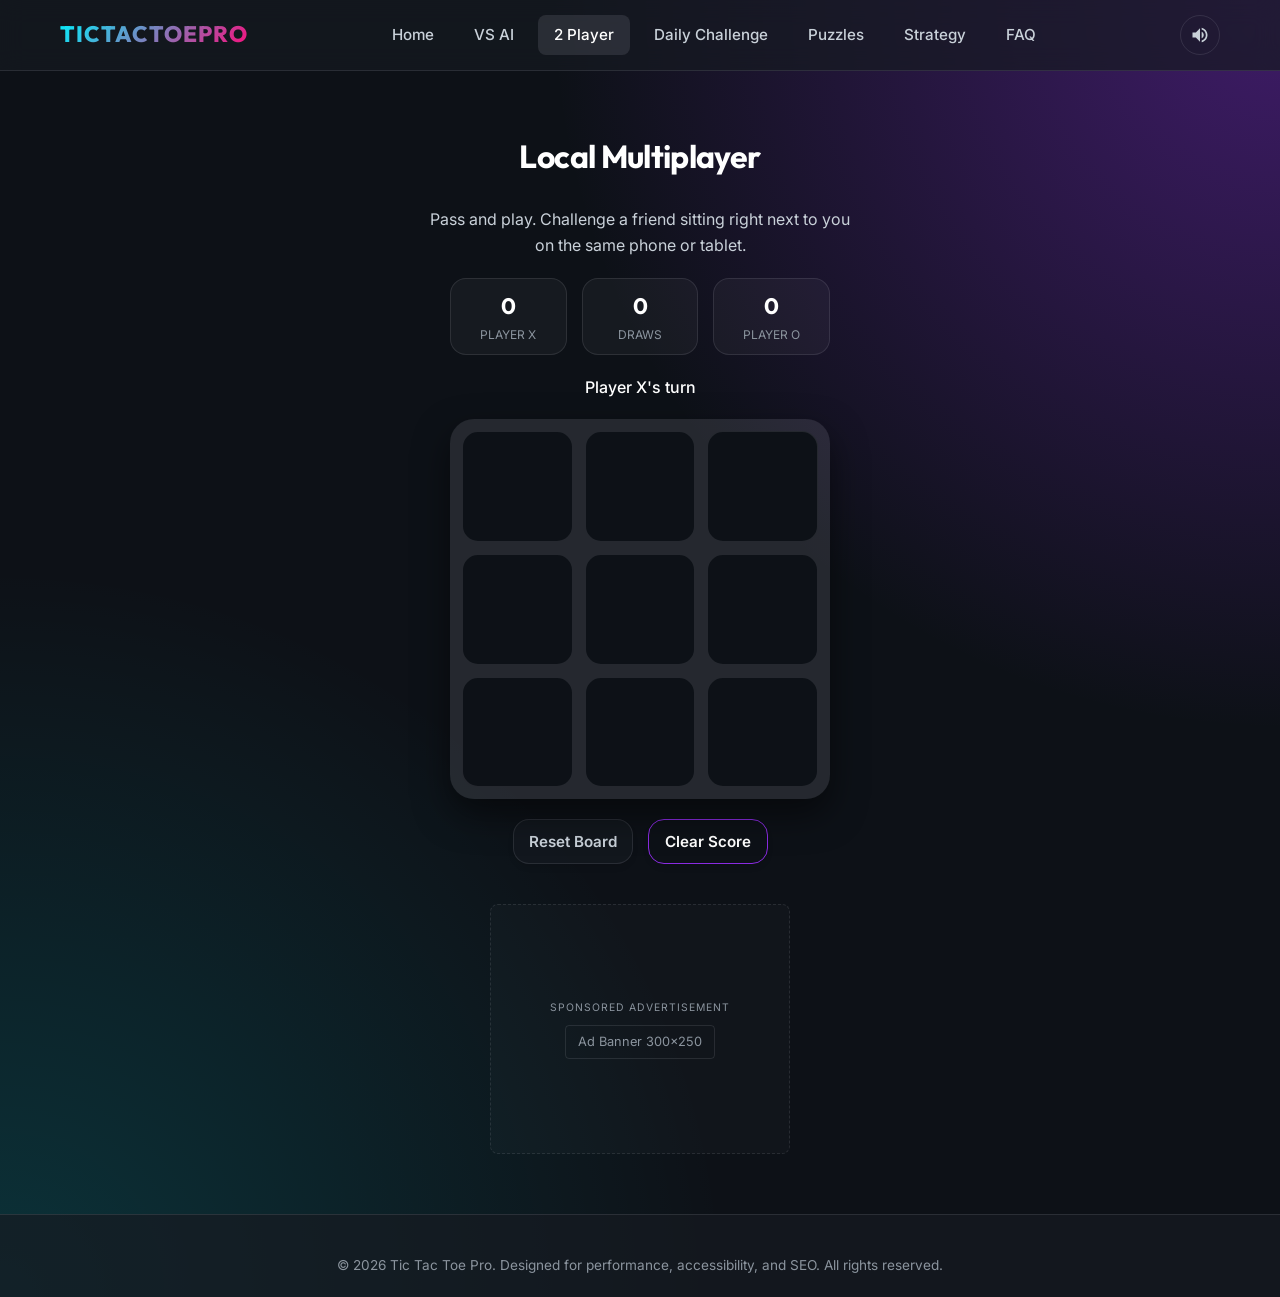
<file: local-multiplayer.html>
<!DOCTYPE html>
<html lang="en">
<head>
  <meta charset="UTF-8">
  <meta name="viewport" content="width=device-width, initial-scale=1.0">
  
  <title>Local 2 Player Tic Tac Toe - Play with Friends Online</title>
  <meta name="description" content="Play Tic Tac Toe local multiplayer with a friend on the same screen. Full score tracking, immediate rematch toggle, and sound synthesizer settings included.">
  <link rel="canonical" href="https://tictactoe-pro.pages.dev/local-multiplayer.html">
  
  <!-- Open Graph -->
  <meta property="og:type" content="website">
  <meta property="og:url" content="https://tictactoe-pro.pages.dev/local-multiplayer.html">
  <meta property="og:title" content="Local 2 Player Tic Tac Toe - Play with Friends Online">
  <meta property="og:description" content="Pass and play on the same phone or laptop. Instant scoreboard tracker and rematch features.">
  <meta property="og:image" content="https://tictactoe-pro.pages.dev/assets/images/og-share.png">

  <!-- Mobile and PWA -->
  <meta name="theme-color" content="#161b22">
  <link rel="apple-touch-icon" href="/assets/images/logo-192.png">
  <link rel="manifest" href="/manifest.json">
  <link rel="icon" type="image/svg+xml" href="/assets/images/logo.svg">

  <!-- Stylesheets -->
  <link rel="stylesheet" href="/assets/css/variables.css">
  <link rel="stylesheet" href="/assets/css/main.css">
  <link rel="stylesheet" href="/assets/css/components.css">
  
  <style>
    .game-section {
      display: flex;
      flex-direction: column;
      align-items: center;
      gap: clamp(12px, 3vw, 20px);
      margin-top: 20px;
    }
    .scoreboard {
      display: flex;
      justify-content: center;
      gap: clamp(8px, 2vw, 15px);
      width: 100%;
      max-width: var(--board-max-width);
    }
    .controls-row {
      display: flex;
      gap: clamp(10px, 3vw, 15px);
      width: 100%;
      max-width: var(--board-max-width);
      justify-content: center;
      flex-wrap: wrap;
    }
    .controls-row .btn {
      flex: 0 1 auto;
      min-width: 0;
    }
  </style>
</head>
<body>
  <a href="#main-content" class="skip-link">Skip to Content</a>

  <!-- Header -->
  <header>
    <div class="container">
      <a href="/" class="logo-link" aria-label="Tic Tac Toe Pro Home">
        <span class="logo-text">TicTacToePro</span>
      </a>
      
      <button class="burger-menu" id="burger-menu" aria-label="Toggle navigation menu">
        <span class="burger-line"></span>
        <span class="burger-line"></span>
        <span class="burger-line"></span>
      </button>

      <nav id="main-nav">
        <a href="/" class="nav-link">Home</a>
        <a href="/play.html" class="nav-link">VS AI</a>
        <a href="/local-multiplayer.html" class="nav-link">2 Player</a>
        <a href="/daily-challenge.html" class="nav-link">Daily Challenge</a>
        <a href="/puzzle-library.html" class="nav-link">Puzzles</a>
        <a href="/strategy-guide.html" class="nav-link">Strategy</a>
        <a href="/faq.html" class="nav-link">FAQ</a>
      </nav>

      <div class="controls-group">
        <button id="sound-toggle" class="btn-icon" aria-label="Mute/Unmute sounds"></button>
        <button id="install-app-btn" class="btn btn-secondary" style="padding: 8px 16px; font-size: 0.85rem;">Install</button>
      </div>
    </div>
  </header>

  <!-- Main Content -->
  <main class="main-content container" id="main-content">
    <section class="game-section">
      <h1 style="font-size: clamp(1.5rem, 6vw, 2rem); text-align: center; margin-bottom: 5px;">Local Multiplayer</h1>
      <p class="text-muted" style="text-align: center; max-width: min(450px, 100%); padding: 0 12px;">Pass and play. Challenge a friend sitting right next to you on the same phone or tablet.</p>

      <!-- Scoreboard -->
      <div class="scoreboard">
        <div class="stat-badge" style="flex: 1;">
          <div class="stat-val" id="score-x">0</div>
          <div class="stat-lbl">Player X</div>
        </div>
        <div class="stat-badge" style="flex: 1;">
          <div class="stat-val" id="score-draws">0</div>
          <div class="stat-lbl">Draws</div>
        </div>
        <div class="stat-badge" style="flex: 1;">
          <div class="stat-val" id="score-o">0</div>
          <div class="stat-lbl">Player O</div>
        </div>
      </div>

      <!-- Turn status -->
      <p id="status-text" style="font-weight: 500; height: 24px; color: var(--text-bright);">Player X's turn</p>

      <!-- Grid -->
      <div class="board-container">
        <div class="board" id="game-board" aria-label="Pass and play Tic Tac Toe board">
          <!-- Rendered dynamically -->
        </div>
      </div>

      <!-- Actions -->
      <div class="controls-row">
        <button class="btn btn-secondary" id="reset-btn" style="width: 120px;">Reset Board</button>
        <button class="btn btn-outline" onclick="window.TicTacToe.resetScores()" style="width: 120px;">Clear Score</button>
      </div>

      <!-- Google AdSense banner placement -->
      <div class="ad-slot ad-rectangle">
        <span class="ad-slot-label">Ad Banner 300x250</span>
      </div>
    </section>
  </main>

  <!-- Game Outcome Dialog -->
  <div class="modal-overlay" id="result-modal" role="dialog" aria-modal="true" aria-labelledby="modal-title" aria-describedby="modal-desc">
    <div class="modal-content">
      <h2 class="modal-title" id="modal-title">Match Over</h2>
      <div class="modal-desc" id="modal-desc">
        Match summary.
      </div>
      <div class="modal-actions">
        <button class="btn btn-primary" id="rematch-btn">Play Rematch</button>
      </div>
    </div>
  </div>

  <!-- Footer -->
  <footer>
    <div class="container">
      <p style="text-align: center; font-size: 0.85rem;">&copy; 2026 Tic Tac Toe Pro. Designed for performance, accessibility, and SEO. All rights reserved.</p>
    </div>
  </footer>

  <!-- Scripts -->
  <script src="/assets/js/audio.js"></script>
  <script src="/assets/js/stats.js"></script>
  <script src="/assets/js/ai.js"></script>
  <script src="/assets/js/game.js"></script>
  <script src="/assets/js/main.js"></script>
  
  <script>
    document.addEventListener('DOMContentLoaded', () => {
      window.TicTacToe.init('local');
    });
  </script>
</body>
</html>
</file>
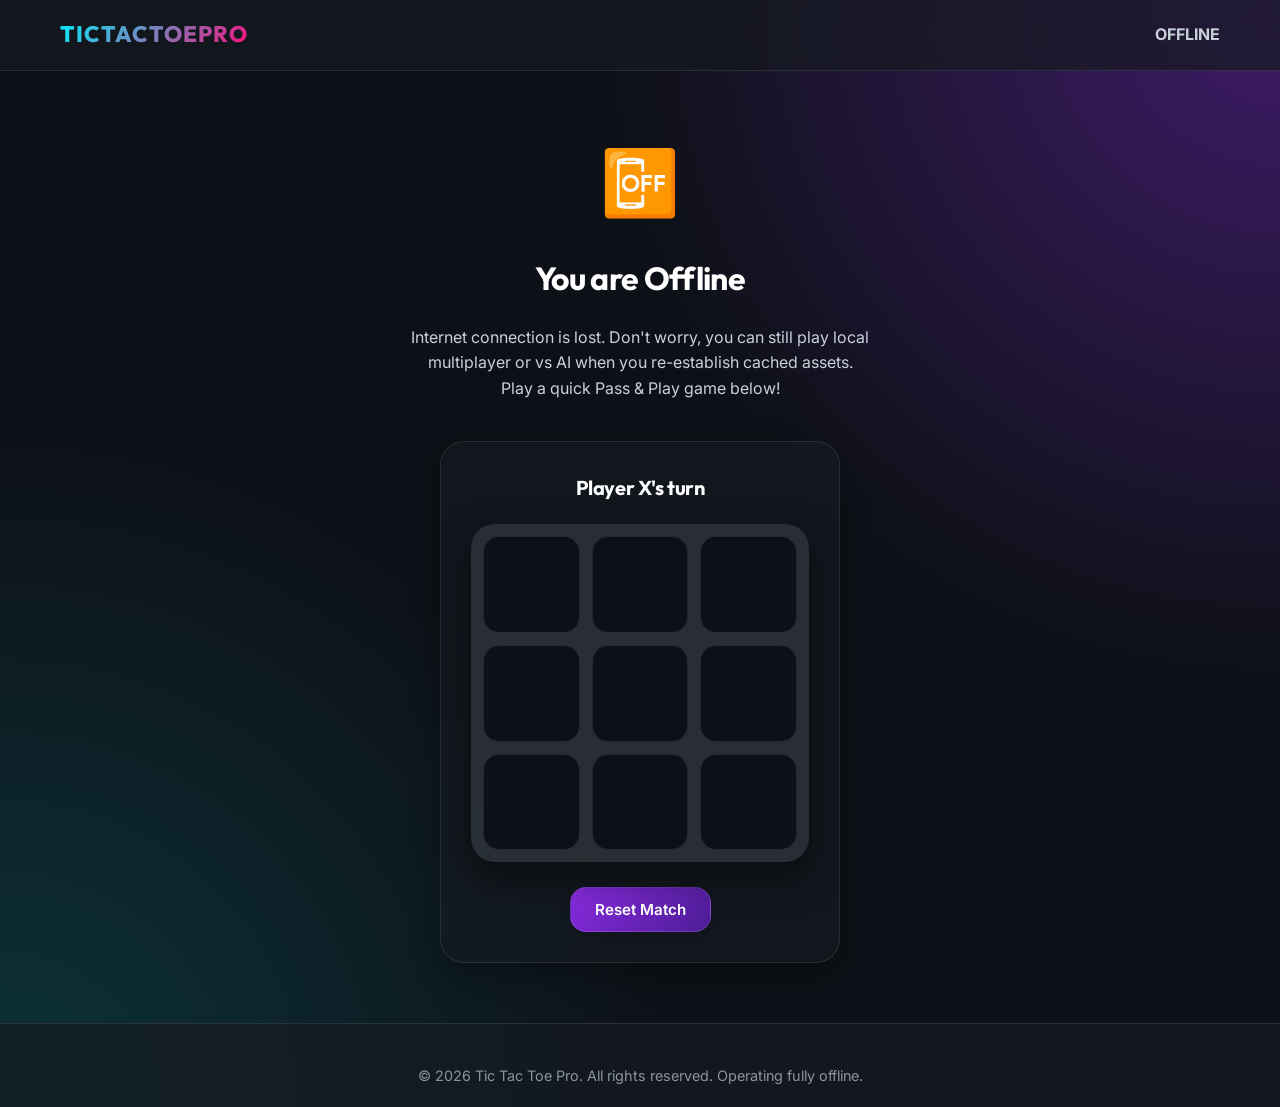
<file: offline.html>
<!DOCTYPE html>
<html lang="en">
<head>
  <meta charset="UTF-8">
  <meta name="viewport" content="width=device-width, initial-scale=1.0">
  <title>Offline Mode - Tic Tac Toe Pro</title>
  <link rel="stylesheet" href="/assets/css/variables.css">
  <link rel="stylesheet" href="/assets/css/main.css">
  <link rel="stylesheet" href="/assets/css/components.css">
  <style>
    .offline-container {
      display: flex;
      flex-direction: column;
      align-items: center;
      justify-content: center;
      text-align: center;
      max-width: min(500px, 100%);
      margin: 0 auto;
      padding: clamp(12px, 4vw, 20px);
      gap: clamp(12px, 3vw, 20px);
    }
    .wifi-off-icon {
      font-size: clamp(2.5rem, 10vw, 4rem);
      color: var(--color-danger);
      animation: pulse 1.5s infinite alternate;
    }
    @keyframes pulse {
      from { transform: scale(1); opacity: 0.7; }
      to { transform: scale(1.1); opacity: 1; }
    }
  </style>
</head>
<body>
  <header>
    <div class="container">
      <div class="logo-link">
        <span class="logo-text">TicTacToePro</span>
      </div>
      <span class="badge badge-danger" style="text-transform: uppercase; font-weight: 700;">Offline</span>
    </div>
  </header>

  <main class="main-content container">
    <div class="offline-container">
      <div class="wifi-off-icon">📴</div>
      <h1>You are Offline</h1>
      <p class="text-muted">Internet connection is lost. Don't worry, you can still play local multiplayer or vs AI when you re-establish cached assets. Play a quick Pass & Play game below!</p>
      
      <div class="card" style="width: 100%; max-width: 400px; margin-top: 20px;">
        <h2 id="status-text" style="text-align: center; margin-bottom: 20px; font-size: 1.25rem;">Player X's turn</h2>
        <div class="board-container">
          <div class="board" id="game-board">
            <!-- Populated via script -->
          </div>
        </div>
        <div style="display: flex; justify-content: center; margin-top: 25px;">
          <button class="btn btn-primary" id="reset-btn">Reset Match</button>
        </div>
      </div>
    </div>
  </main>

  <footer>
    <div class="container" style="text-align: center;">
      <p>&copy; 2026 Tic Tac Toe Pro. All rights reserved. Operating fully offline.</p>
    </div>
  </footer>

  <script>
    // Self-contained offline board script
    document.addEventListener('DOMContentLoaded', () => {
      let board = Array(9).fill(null);
      let turn = 'X';
      let gameOver = false;
      const statusText = document.getElementById('status-text');
      const boardElem = document.getElementById('game-board');
      const resetBtn = document.getElementById('reset-btn');

      const WIN_PATTERNS = [
        [0, 1, 2], [3, 4, 5], [6, 7, 8],
        [0, 3, 6], [1, 4, 7], [2, 5, 8],
        [0, 4, 8], [2, 4, 6]
      ];

      const checkWinner = () => {
        for (const pattern of WIN_PATTERNS) {
          const [a, b, c] = pattern;
          if (board[a] && board[a] === board[b] && board[a] === board[c]) {
            return { winner: board[a], pattern };
          }
        }
        if (board.every(cell => cell !== null)) return { winner: 'draw' };
        return null;
      };

      const render = () => {
        boardElem.innerHTML = '';
        board.forEach((val, idx) => {
          const cell = document.createElement('button');
          cell.className = 'cell';
          if (val) {
            cell.classList.add(val.toLowerCase());
            cell.textContent = val;
            cell.setAttribute('disabled', 'true');
          }
          cell.addEventListener('click', () => {
            if (val || gameOver) return;
            board[idx] = turn;
            const res = checkWinner();
            if (res) {
              gameOver = true;
              if (res.winner === 'draw') {
                statusText.textContent = "It's a draw!";
              } else {
                statusText.textContent = `Player ${res.winner} Wins!`;
                // highlight win
                const cells = boardElem.children;
                res.pattern.forEach(pi => cells[pi].classList.add('winner'));
              }
            } else {
              turn = turn === 'X' ? 'O' : 'X';
              statusText.textContent = `Player ${turn}'s turn`;
            }
            render();
          });
          boardElem.appendChild(cell);
        });
      };

      resetBtn.addEventListener('click', () => {
        board = Array(9).fill(null);
        turn = 'X';
        gameOver = false;
        statusText.textContent = "Player X's turn";
        render();
      });

      render();
    });
  </script>
</body>
</html>
</file>
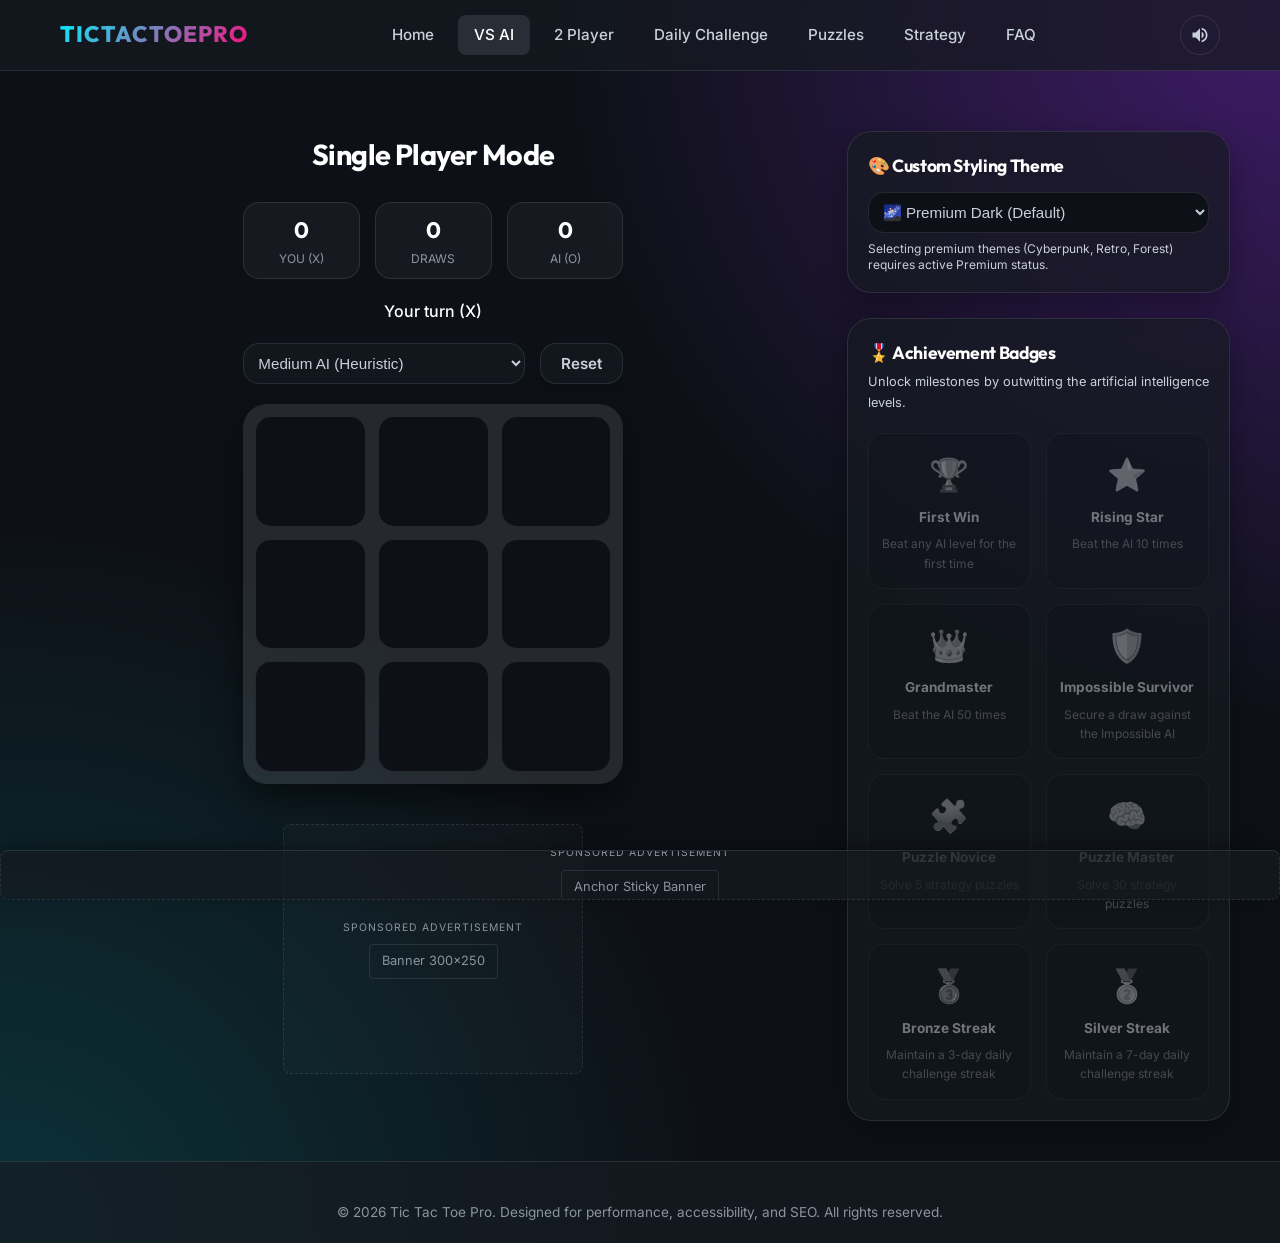
<file: play.html>
<!DOCTYPE html>
<html lang="en">
<head>
  <meta charset="UTF-8">
  <meta name="viewport" content="width=device-width, initial-scale=1.0">
  
  <title>Play Tic Tac Toe vs AI - Challenge the Impossible Minimax Engine</title>
  <meta name="description" content="Play Tic Tac Toe online against four levels of artificial intelligence: Easy, Medium, Hard, or our undefeated Impossible Minimax AI. Keep score and unlock achievements.">
  <link rel="canonical" href="https://tictactoe-pro.pages.dev/play.html">
  
  <!-- Open Graph -->
  <meta property="og:type" content="website">
  <meta property="og:url" content="https://tictactoe-pro.pages.dev/play.html">
  <meta property="og:title" content="Play Tic Tac Toe vs AI - Challenge the Impossible Minimax Engine">
  <meta property="og:description" content="Choose from four difficulty tiers and test your strategic skill. Beat the AI to unlock badges.">
  <meta property="og:image" content="https://tictactoe-pro.pages.dev/assets/images/og-share.png">

  <!-- Mobile and PWA -->
  <meta name="theme-color" content="#161b22">
  <link rel="apple-touch-icon" href="/assets/images/logo-192.png">
  <link rel="manifest" href="/manifest.json">
  <link rel="icon" type="image/svg+xml" href="/assets/images/logo.svg">

  <!-- Stylesheets -->
  <link rel="stylesheet" href="/assets/css/variables.css">
  <link rel="stylesheet" href="/assets/css/main.css">
  <link rel="stylesheet" href="/assets/css/components.css">
  
  <!-- Play page layout styling -->
  <style>
    .game-grid-layout {
      display: grid;
      grid-template-columns: 2fr 1fr;
      gap: clamp(20px, 4vw, 30px);
      margin-top: 20px;
    }
    .game-section {
      display: flex;
      flex-direction: column;
      align-items: center;
      gap: clamp(12px, 3vw, 20px);
    }
    .scoreboard {
      display: flex;
      justify-content: center;
      gap: clamp(8px, 2vw, 15px);
      width: 100%;
      max-width: var(--board-max-width);
    }
    .game-settings {
      display: flex;
      gap: clamp(8px, 2vw, 15px);
      width: 100%;
      max-width: var(--board-max-width);
    }
    .game-settings select {
      flex: 1;
      min-width: 0;
      padding: clamp(8px, 2vw, 10px);
      background: var(--bg-card);
      border: 1px solid var(--border-color);
      color: var(--text-main);
      border-radius: var(--border-radius-md);
      font-size: clamp(0.8rem, 2.5vw, 0.95rem);
      outline: none;
      cursor: pointer;
    }
    .game-settings select:focus {
      border-color: var(--color-primary);
    }
    .sidebar-section {
      display: flex;
      flex-direction: column;
      gap: clamp(16px, 4vw, 25px);
    }
    @media (max-width: 992px) {
      .game-grid-layout {
        grid-template-columns: 1fr;
        gap: 30px;
      }
    }
  </style>
</head>
<body>
  <a href="#main-content" class="skip-link">Skip to Content</a>

  <!-- Header -->
  <header>
    <div class="container">
      <a href="/" class="logo-link" aria-label="Tic Tac Toe Pro Home">
        <span class="logo-text">TicTacToePro</span>
      </a>
      
      <button class="burger-menu" id="burger-menu" aria-label="Toggle navigation menu">
        <span class="burger-line"></span>
        <span class="burger-line"></span>
        <span class="burger-line"></span>
      </button>

      <nav id="main-nav">
        <a href="/" class="nav-link">Home</a>
        <a href="/play.html" class="nav-link">VS AI</a>
        <a href="/local-multiplayer.html" class="nav-link">2 Player</a>
        <a href="/daily-challenge.html" class="nav-link">Daily Challenge</a>
        <a href="/puzzle-library.html" class="nav-link">Puzzles</a>
        <a href="/strategy-guide.html" class="nav-link">Strategy</a>
        <a href="/faq.html" class="nav-link">FAQ</a>
      </nav>

      <div class="controls-group">
        <button id="sound-toggle" class="btn-icon" aria-label="Mute/Unmute sounds"></button>
        <button id="install-app-btn" class="btn btn-secondary" style="padding: 8px 16px; font-size: 0.85rem;">Install</button>
      </div>
    </div>
  </header>

  <!-- Main Content -->
  <main class="main-content container" id="main-content">
    <div class="game-grid-layout">
      
      <!-- Left side: The Board & Game Controls -->
      <section class="game-section">
        <h1 style="text-align: center; font-size: clamp(1.3rem, 5vw, 1.8rem); margin-bottom: 5px;">Single Player Mode</h1>
        
        <!-- Scoreboard -->
        <div class="scoreboard">
          <div class="stat-badge" style="flex: 1;">
            <div class="stat-val" id="score-x">0</div>
            <div class="stat-lbl">You (X)</div>
          </div>
          <div class="stat-badge" style="flex: 1;">
            <div class="stat-val" id="score-draws">0</div>
            <div class="stat-lbl">Draws</div>
          </div>
          <div class="stat-badge" style="flex: 1;">
            <div class="stat-val" id="score-o">0</div>
            <div class="stat-lbl">AI (O)</div>
          </div>
        </div>

        <!-- AI Status message -->
        <p id="status-text" style="font-weight: 500; height: 24px; color: var(--text-bright);">Your turn (X)</p>

        <!-- Settings (Difficulty & Reset) -->
        <div class="game-settings">
          <select id="difficulty-select" aria-label="Select AI Difficulty">
            <option value="easy">Easy AI (Random)</option>
            <option value="medium" selected>Medium AI (Heuristic)</option>
            <option value="hard">Hard AI (Challenging)</option>
            <option value="impossible">Impossible AI (Minimax)</option>
          </select>
          <button class="btn btn-secondary" id="reset-btn" style="padding: 10px 20px;">Reset</button>
        </div>

        <!-- The Interactive Grid -->
        <div class="board-container">
          <div class="board" id="game-board" aria-label="Tic Tac Toe Game Grid">
            <!-- Rendered dynamically via JavaScript -->
          </div>
        </div>

        <!-- Inline Ad placement -->
        <div class="ad-slot ad-rectangle">
          <span class="ad-slot-label">Banner 300x250</span>
        </div>
      </section>

      <!-- Right side: Custom Theme Selector & Achievements Drawer -->
      <section class="sidebar-section">
        
        <!-- Theme Selector Box -->
        <div class="card" style="padding: clamp(16px, 4vw, 20px);">
          <h2 style="font-size: clamp(0.95rem, 3vw, 1.1rem); margin-bottom: 12px; display: flex; align-items: center; gap: 8px;">🎨 Custom Styling Theme</h2>
          <select id="theme-select" aria-label="Select Board Theme" style="
            width: 100%;
            padding: clamp(8px, 2vw, 10px);
            background: var(--bg-main);
            border: 1px solid var(--border-color);
            color: var(--text-main);
            border-radius: var(--border-radius-md);
            font-size: clamp(0.8rem, 2.5vw, 0.95rem);
            outline: none;
            cursor: pointer;
          ">
            <option value="dark">🌌 Premium Dark (Default)</option>
            <option value="light">☀️ Light Theme</option>
            <option value="cyberpunk">⚡ Cyberpunk (Premium)</option>
            <option value="retro">👾 Game Boy Retro (Premium)</option>
            <option value="forest">🌿 Organic Forest (Premium)</option>
          </select>
          <p class="text-muted" style="font-size: 0.75rem; margin-top: 8px; line-height: 1.3;">Selecting premium themes (Cyberpunk, Retro, Forest) requires active Premium status.</p>
        </div>

        <!-- Achievements Panel -->
        <div class="card" style="padding: clamp(16px, 4vw, 20px);">
          <h2 style="font-size: clamp(0.95rem, 3vw, 1.1rem); margin-bottom: 5px;">🎖️ Achievement Badges</h2>
          <p class="text-muted" style="font-size: clamp(0.72rem, 2.5vw, 0.8rem); margin-bottom: 15px;">Unlock milestones by outwitting the artificial intelligence levels.</p>
          <div class="achievements-grid" id="achievements-list">
            <!-- Loaded via StatsManager in main.js -->
          </div>
        </div>
      </section>

    </div>
  </main>

  <!-- Outcome Dialog (Result Modal) -->
  <div class="modal-overlay" id="result-modal" role="dialog" aria-modal="true" aria-labelledby="modal-title" aria-describedby="modal-desc">
    <div class="modal-content">
      <h2 class="modal-title" id="modal-title">Match Ended</h2>
      <div class="modal-desc" id="modal-desc">
        Explanation here.
      </div>
      <div class="modal-actions">
        <button class="btn btn-primary" id="rematch-btn">Play Rematch</button>
      </div>
    </div>
  </div>

  <!-- Sticky Footer Ad banner -->
  <div class="ad-slot ad-sticky-bottom">
    <span class="ad-slot-label">Anchor Sticky Banner</span>
  </div>

  <!-- Footer -->
  <footer>
    <div class="container">
      <p style="text-align: center; font-size: 0.85rem;">&copy; 2026 Tic Tac Toe Pro. Designed for performance, accessibility, and SEO. All rights reserved.</p>
    </div>
  </footer>

  <!-- Scripts -->
  <script src="/assets/js/audio.js"></script>
  <script src="/assets/js/stats.js"></script>
  <script src="/assets/js/ai.js"></script>
  <script src="/assets/js/game.js"></script>
  <script src="/assets/js/main.js"></script>
  
  <script>
    document.addEventListener('DOMContentLoaded', () => {
      // Initialize Tic Tac Toe in VS AI mode
      window.TicTacToe.init('single');
    });
  </script>
</body>
</html>
</file>
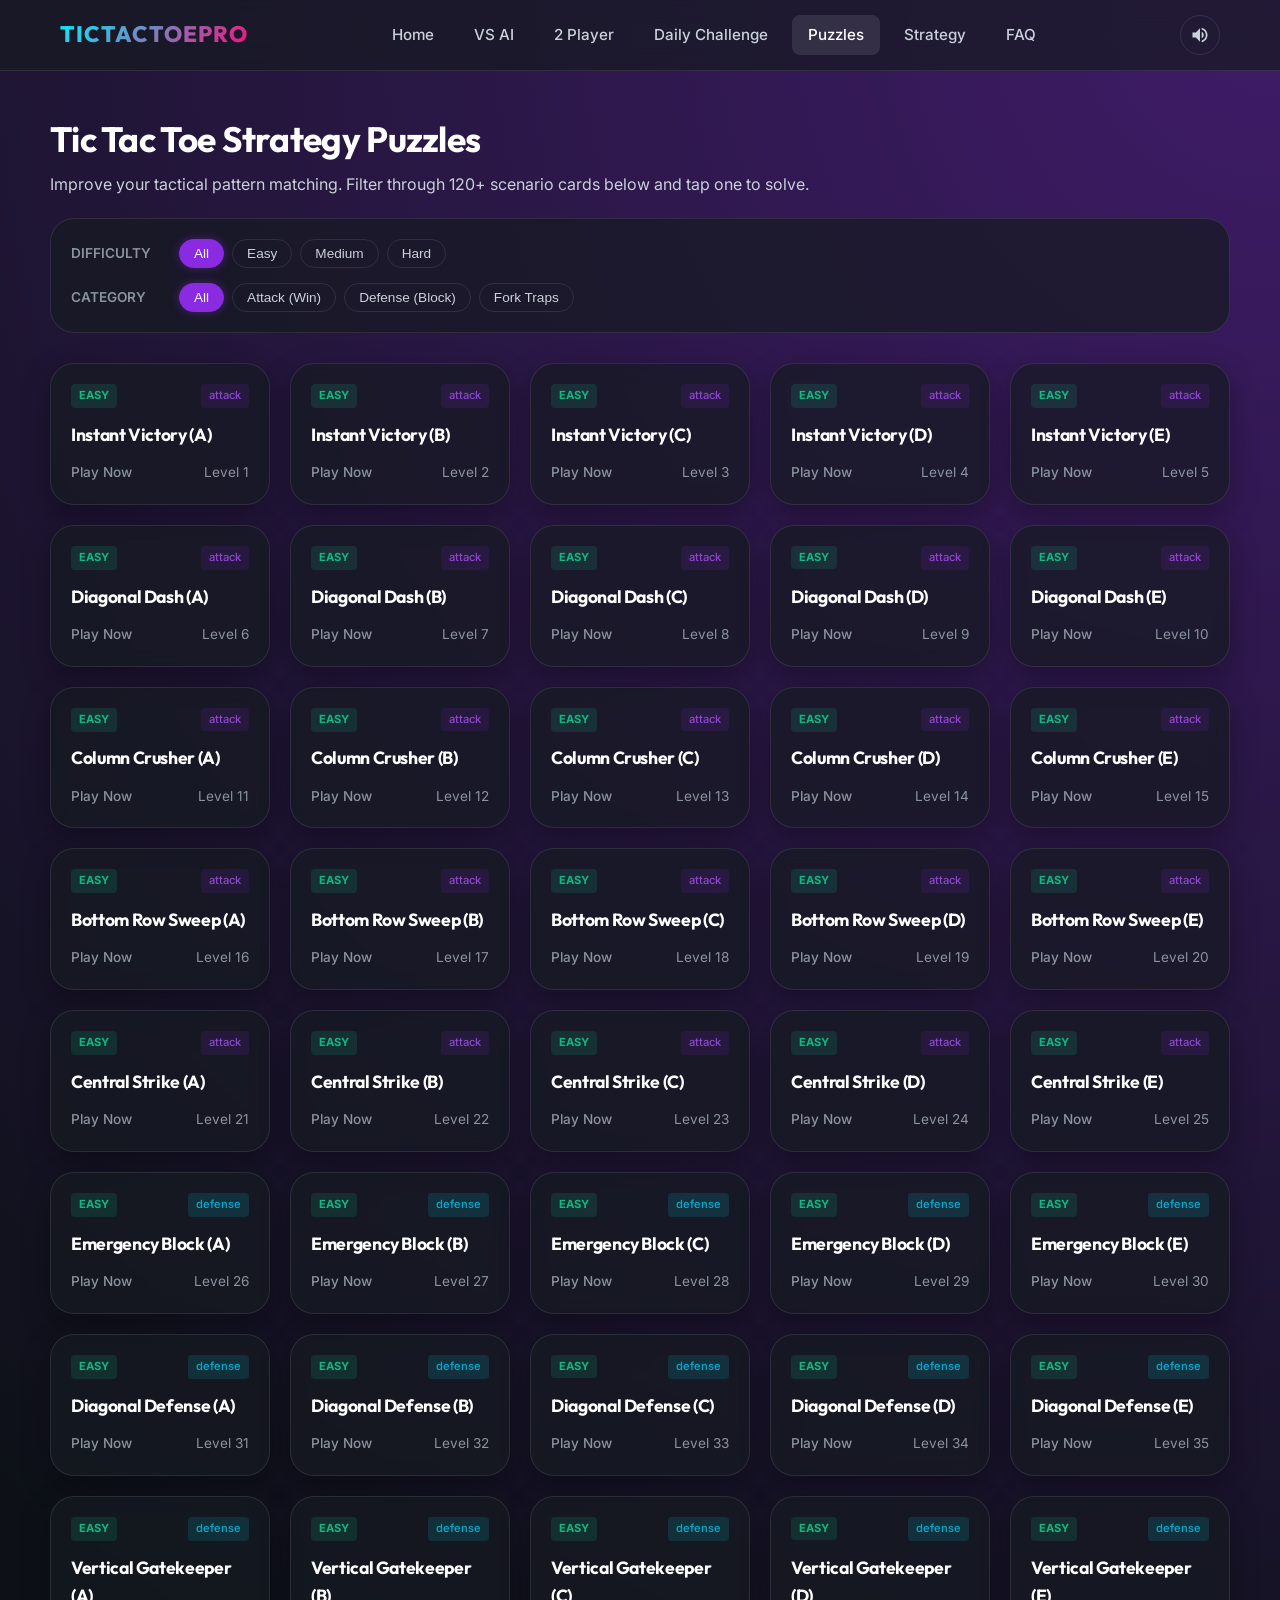
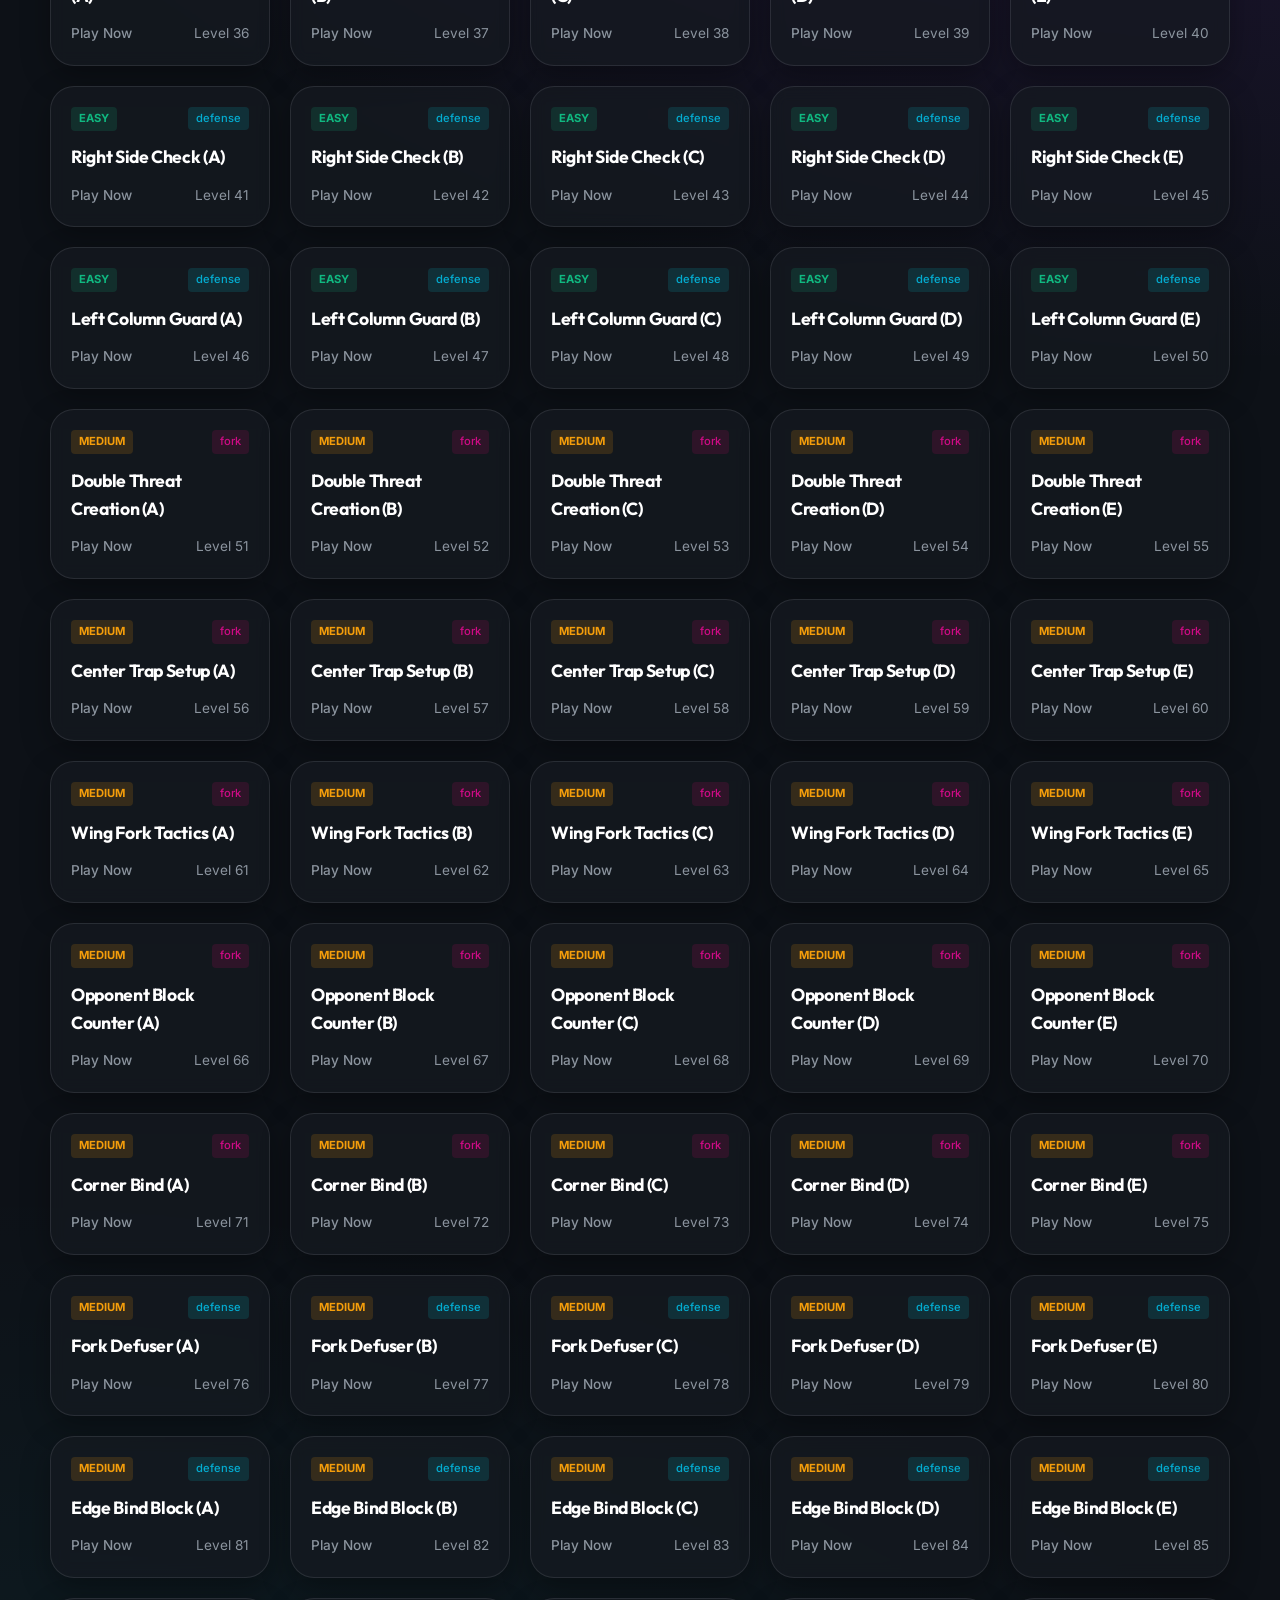
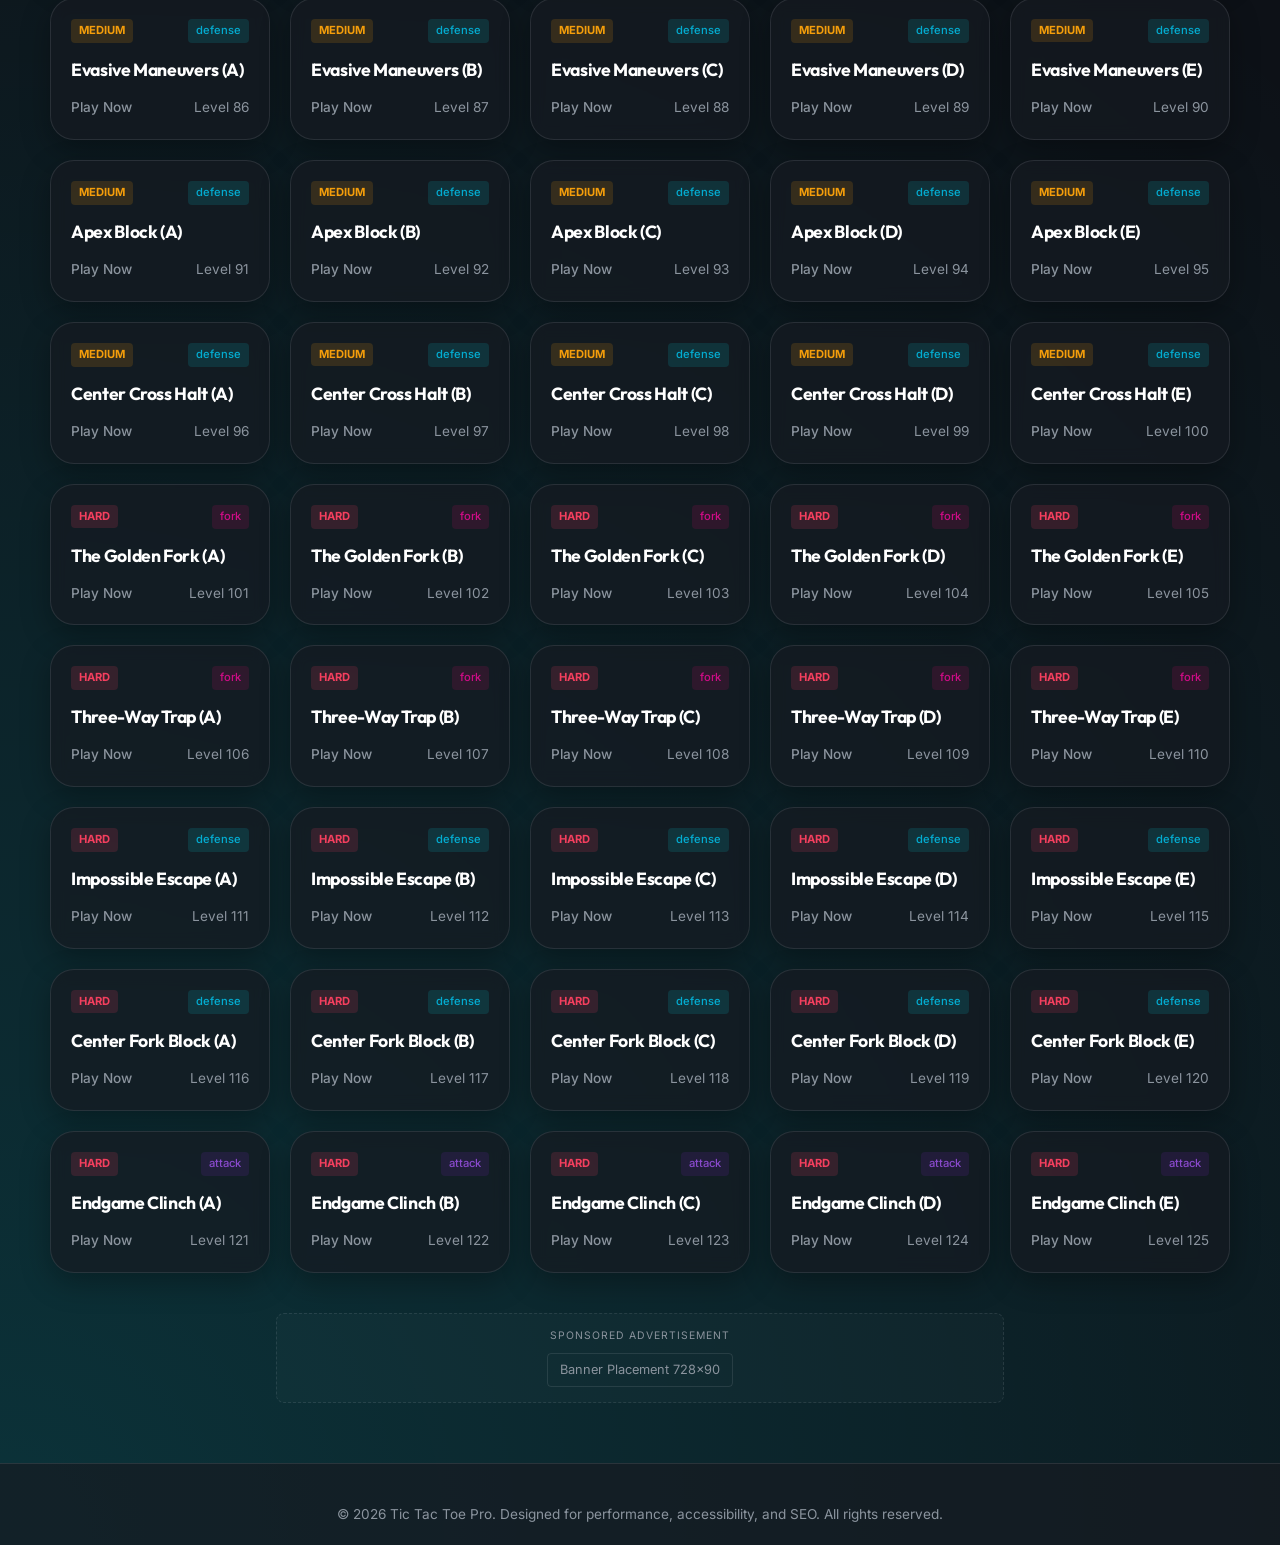
<file: puzzle-library.html>
<!DOCTYPE html>
<html lang="en">
<head>
  <meta charset="UTF-8">
  <meta name="viewport" content="width=device-width, initial-scale=1.0">
  
  <title>Interactive Tic Tac Toe Puzzle Library - 100+ Levels Catalog</title>
  <meta name="description" content="Explore our library of 100+ interactive Tic Tac Toe strategy puzzles. Filter by difficulty (Easy, Medium, Hard) and type (Win, Block, Fork) to train your brain.">
  <link rel="canonical" href="https://tictactoe-pro.pages.dev/puzzle-library.html">
  
  <!-- Open Graph -->
  <meta property="og:type" content="website">
  <meta property="og:url" content="https://tictactoe-pro.pages.dev/puzzle-library.html">
  <meta property="og:title" content="Interactive Tic Tac Toe Puzzle Library - 100+ Levels Catalog">
  <meta property="og:description" content="Solve 100+ tactical situations, trace your completion history, and master tactical setups.">
  <meta property="og:image" content="https://tictactoe-pro.pages.dev/assets/images/og-share.png">

  <!-- Mobile and PWA -->
  <meta name="theme-color" content="#161b22">
  <link rel="apple-touch-icon" href="/assets/images/logo-192.png">
  <link rel="manifest" href="/manifest.json">
  <link rel="icon" type="image/svg+xml" href="/assets/images/logo.svg">

  <!-- Stylesheets -->
  <link rel="stylesheet" href="/assets/css/variables.css">
  <link rel="stylesheet" href="/assets/css/main.css">
  <link rel="stylesheet" href="/assets/css/components.css">
  
  <style>
    .filter-section {
      background: var(--bg-card);
      border: 1px solid var(--border-color);
      border-radius: var(--border-radius-lg);
      padding: clamp(14px, 3vw, 20px);
      margin: 20px 0 30px 0;
      display: flex;
      flex-direction: column;
      gap: clamp(10px, 2.5vw, 15px);
    }
    .filter-group {
      display: flex;
      align-items: center;
      gap: 8px;
      flex-wrap: wrap;
    }
    .filter-label {
      font-size: clamp(0.72rem, 2.5vw, 0.85rem);
      font-weight: 600;
      text-transform: uppercase;
      color: var(--text-muted);
      width: clamp(70px, 18vw, 100px);
      flex-shrink: 0;
    }
    .filter-btn {
      background: transparent;
      border: 1px solid var(--border-color);
      color: var(--text-main);
      padding: 6px 14px;
      border-radius: 20px;
      font-size: 0.85rem;
      cursor: pointer;
      font-weight: 500;
      transition: all var(--transition-fast);
    }
    .filter-btn:hover {
      background: var(--border-color);
      color: var(--text-bright);
    }
    .filter-btn.active {
      background: var(--color-primary);
      border-color: var(--color-primary);
      color: white;
      box-shadow: 0 0 10px var(--color-primary-glow);
    }
    .puzzles-grid {
      display: grid;
      grid-template-columns: repeat(auto-fill, minmax(min(200px, 100%), 1fr));
      gap: clamp(12px, 3vw, 20px);
    }
    
    /* Card variants based on solved state */
    .puzzle-item {
      text-decoration: none;
      transition: all var(--transition-normal);
    }
    .puzzle-item.solved {
      border-color: var(--color-success);
      background: rgba(16, 185, 129, 0.02);
    }
    .puzzle-item.solved:hover {
      box-shadow: 0 5px 15px rgba(16, 185, 129, 0.1);
    }
    .badge {
      display: inline-block;
      padding: 3px 8px;
      border-radius: 4px;
      font-size: 0.75rem;
    }
    .badge-easy { background: rgba(16, 185, 129, 0.15); color: #10b981; }
    .badge-medium { background: rgba(245, 158, 11, 0.15); color: #f59e0b; }
    .badge-hard { background: rgba(244, 63, 94, 0.15); color: #f43f5e; }
    .badge-attack { background: rgba(138, 43, 226, 0.15); color: #a855f7; }
    .badge-defense { background: rgba(0, 242, 254, 0.15); color: #00d2fe; }
    .badge-fork { background: rgba(254, 9, 121, 0.15); color: #fe09a0; }
  </style>
</head>
<body>
  <a href="#main-content" class="skip-link">Skip to Content</a>

  <!-- Header -->
  <header>
    <div class="container">
      <a href="/" class="logo-link" aria-label="Tic Tac Toe Pro Home">
        <span class="logo-text">TicTacToePro</span>
      </a>
      
      <button class="burger-menu" id="burger-menu" aria-label="Toggle navigation menu">
        <span class="burger-line"></span>
        <span class="burger-line"></span>
        <span class="burger-line"></span>
      </button>

      <nav id="main-nav">
        <a href="/" class="nav-link">Home</a>
        <a href="/play.html" class="nav-link">VS AI</a>
        <a href="/local-multiplayer.html" class="nav-link">2 Player</a>
        <a href="/daily-challenge.html" class="nav-link">Daily Challenge</a>
        <a href="/puzzle-library.html" class="nav-link">Puzzles</a>
        <a href="/strategy-guide.html" class="nav-link">Strategy</a>
        <a href="/faq.html" class="nav-link">FAQ</a>
      </nav>

      <div class="controls-group">
        <button id="sound-toggle" class="btn-icon" aria-label="Mute/Unmute sounds"></button>
        <button id="install-app-btn" class="btn btn-secondary" style="padding: 8px 16px; font-size: 0.85rem;">Install</button>
      </div>
    </div>
  </header>

  <!-- Main Content -->
  <main class="main-content container" id="main-content">
    <h1 style="font-size: clamp(1.5rem, 6vw, 2.2rem); margin-bottom: 5px;">Tic Tac Toe Strategy Puzzles</h1>
    <p class="text-muted" style="font-size: clamp(0.85rem, 2.5vw, 1rem);">Improve your tactical pattern matching. Filter through 120+ scenario cards below and tap one to solve.</p>

    <!-- Filters Section -->
    <div class="filter-section">
      <div class="filter-group">
        <span class="filter-label">Difficulty</span>
        <button class="filter-btn active" data-filter-diff="all">All</button>
        <button class="filter-btn" data-filter-diff="easy">Easy</button>
        <button class="filter-btn" data-filter-diff="medium">Medium</button>
        <button class="filter-btn" data-filter-diff="hard">Hard</button>
      </div>
      <div class="filter-group">
        <span class="filter-label">Category</span>
        <button class="filter-btn active" data-filter-type="all">All</button>
        <button class="filter-btn" data-filter-type="attack">Attack (Win)</button>
        <button class="filter-btn" data-filter-type="defense">Defense (Block)</button>
        <button class="filter-btn" data-filter-type="fork">Fork Traps</button>
      </div>
    </div>

    <!-- Puzzles Grid Container -->
    <section class="puzzles-grid" id="puzzles-list">
      <!-- Generated dynamically in puzzles.js -->
    </section>

    <!-- AdSense Placements -->
    <div class="ad-slot ad-leaderboard" style="margin-top: 40px;">
      <span class="ad-slot-label">Banner Placement 728x90</span>
    </div>
  </main>

  <!-- Footer -->
  <footer>
    <div class="container">
      <p style="text-align: center; font-size: 0.85rem;">&copy; 2026 Tic Tac Toe Pro. Designed for performance, accessibility, and SEO. All rights reserved.</p>
    </div>
  </footer>

  <!-- Scripts -->
  <script src="/assets/js/audio.js"></script>
  <script src="/assets/js/stats.js"></script>
  <script src="/assets/js/puzzles-data.js"></script>
  <script src="/assets/js/puzzles.js"></script>
  <script src="/assets/js/main.js"></script>
  
  <script>
    document.addEventListener('DOMContentLoaded', () => {
      // Init puzzle library listings
      window.PuzzleApp.init();
    });
  </script>
</body>
</html>
</file>
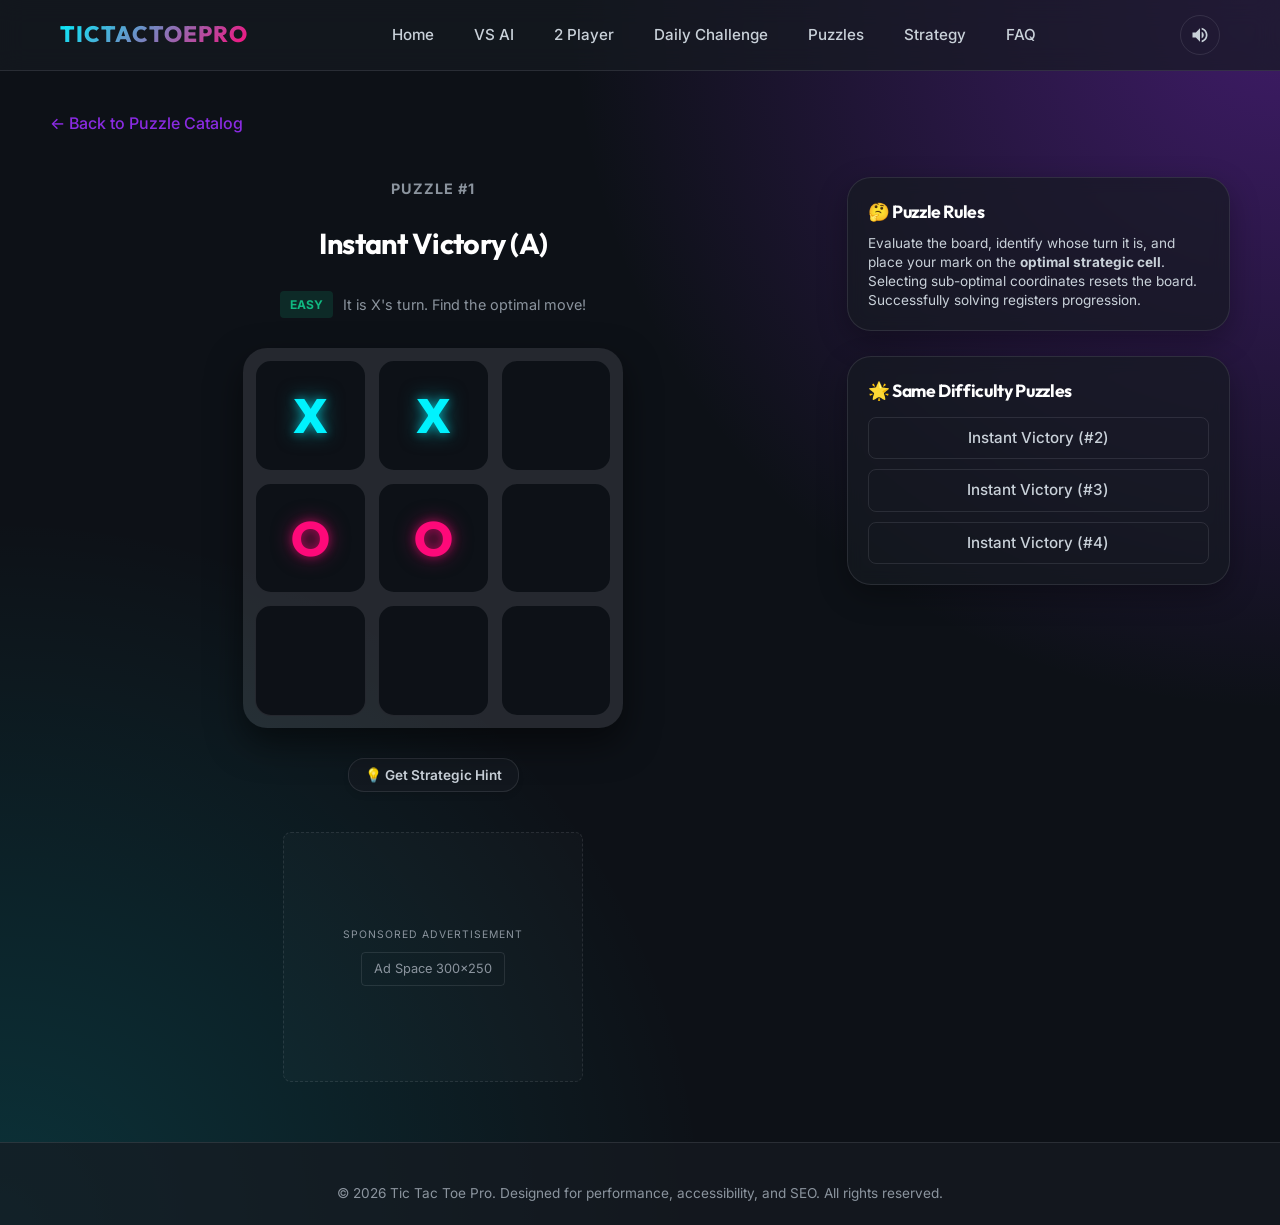
<file: puzzle.html>
<!DOCTYPE html>
<html lang="en">
<head>
  <meta charset="UTF-8">
  <meta name="viewport" content="width=device-width, initial-scale=1.0">
  
  <title>Solve Tic Tac Toe Strategy Level - Trainer Board</title>
  <meta name="description" content="Solve interactive Tic Tac Toe tactical challenges. Master opening plays, lock down defensive coordinates, and secure unbeatable double-attacks.">
  <link rel="canonical" href="https://tictactoe-pro.pages.dev/puzzle.html">
  
  <!-- Open Graph -->
  <meta property="og:type" content="website">
  <meta property="og:url" content="https://tictactoe-pro.pages.dev/puzzle.html">
  <meta property="og:title" content="Solve Tic Tac Toe Strategy Level - Trainer Board">
  <meta property="og:description" content="Master tactical situations, complete setups, and improve your Tic Tac Toe score.">
  <meta property="og:image" content="https://tictactoe-pro.pages.dev/assets/images/og-share.png">

  <!-- Mobile and PWA -->
  <meta name="theme-color" content="#161b22">
  <link rel="apple-touch-icon" href="/assets/images/logo-192.png">
  <link rel="manifest" href="/manifest.json">
  <link rel="icon" type="image/svg+xml" href="/assets/images/logo.svg">

  <!-- Stylesheets -->
  <link rel="stylesheet" href="/assets/css/variables.css">
  <link rel="stylesheet" href="/assets/css/main.css">
  <link rel="stylesheet" href="/assets/css/components.css">
  
  <style>
    .puzzle-layout {
      display: grid;
      grid-template-columns: 2fr 1fr;
      gap: clamp(20px, 4vw, 30px);
      margin-top: 20px;
    }
    .solver-column {
      display: flex;
      flex-direction: column;
      align-items: center;
      gap: clamp(12px, 3vw, 20px);
    }
    .info-column {
      display: flex;
      flex-direction: column;
      gap: clamp(16px, 4vw, 25px);
    }
    .badge {
      display: inline-block;
      padding: 4px 10px;
      border-radius: 4px;
      font-size: 0.75rem;
      font-weight: 700;
      text-transform: uppercase;
    }
    .badge-easy { background: rgba(16, 185, 129, 0.15); color: #10b981; }
    .badge-medium { background: rgba(245, 158, 11, 0.15); color: #f59e0b; }
    .badge-hard { background: rgba(244, 63, 94, 0.15); color: #f43f5e; }
    
    .cell.incorrect {
      background: rgba(244, 63, 94, 0.15);
      border-color: var(--color-danger);
      box-shadow: 0 0 15px var(--color-danger-glow);
    }
    @keyframes shake {
      0%, 100% { transform: translateX(0); }
      25% { transform: translateX(-6px); }
      75% { transform: translateX(6px); }
    }
    @media (max-width: 992px) {
      .puzzle-layout {
        grid-template-columns: 1fr;
      }
    }
  </style>
</head>
<body>
  <a href="#main-content" class="skip-link">Skip to Content</a>

  <!-- Header -->
  <header>
    <div class="container">
      <a href="/" class="logo-link" aria-label="Tic Tac Toe Pro Home">
        <span class="logo-text">TicTacToePro</span>
      </a>
      
      <button class="burger-menu" id="burger-menu" aria-label="Toggle navigation menu">
        <span class="burger-line"></span>
        <span class="burger-line"></span>
        <span class="burger-line"></span>
      </button>

      <nav id="main-nav">
        <a href="/" class="nav-link">Home</a>
        <a href="/play.html" class="nav-link">VS AI</a>
        <a href="/local-multiplayer.html" class="nav-link">2 Player</a>
        <a href="/daily-challenge.html" class="nav-link">Daily Challenge</a>
        <a href="/puzzle-library.html" class="nav-link">Puzzles</a>
        <a href="/strategy-guide.html" class="nav-link">Strategy</a>
        <a href="/faq.html" class="nav-link">FAQ</a>
      </nav>

      <div class="controls-group">
        <button id="sound-toggle" class="btn-icon" aria-label="Mute/Unmute sounds"></button>
        <button id="install-app-btn" class="btn btn-secondary" style="padding: 8px 16px; font-size: 0.85rem;">Install</button>
      </div>
    </div>
  </header>

  <!-- Main Content -->
  <main class="main-content container" id="main-content">
    <div style="margin-bottom: 20px;">
      <a href="/puzzle-library.html" style="font-weight: 500; display: flex; align-items: center; gap: 6px;">
        ← Back to Puzzle Catalog
      </a>
    </div>

    <div class="puzzle-layout">
      
      <!-- Left: Interactive Grid Solver -->
      <section class="solver-column">
        <span id="puzzle-level-num" style="font-size: clamp(0.78rem, 2.5vw, 0.9rem); text-transform: uppercase; letter-spacing: 1px; color: var(--text-muted); font-weight: 700;">Level #</span>
        <h1 id="puzzle-title" style="font-size: clamp(1.3rem, 5vw, 1.8rem); text-align: center; margin-bottom: 5px;">Loading Level...</h1>
        <div style="display: flex; gap: 10px; align-items: center; margin-bottom: 10px;">
          <span id="puzzle-difficulty" class="badge">EASY</span>
          <span id="puzzle-desc" style="font-size: 0.9rem; color: var(--text-muted);">Find the correct play.</span>
        </div>

        <div class="board-container">
          <div class="board" id="puzzle-board" aria-label="Puzzle playboard">
            <!-- Rendered dynamically -->
          </div>
        </div>

        <!-- Hint details -->
        <div style="text-align: center; margin-top: 10px;">
          <button class="btn btn-secondary" id="hint-toggle-btn" onclick="alert('Hint: Check where the opponent is threatening two-in-a-row, or identify if you can secure immediate win alignments!')" style="font-size: 0.85rem; padding: 8px 16px;">💡 Get Strategic Hint</button>
        </div>

        <div class="ad-slot ad-rectangle">
          <span class="ad-slot-label">Ad Space 300x250</span>
        </div>
      </section>

      <!-- Right: Learning / Recommendations column -->
      <section class="info-column">
        
        <!-- Helpful guidelines -->
        <div class="card" style="padding: 20px;">
          <h2 style="font-size: 1.1rem; margin-bottom: 8px;">🤔 Puzzle Rules</h2>
          <p class="text-muted" style="font-size: 0.85rem; line-height: 1.4;">Evaluate the board, identify whose turn it is, and place your mark on the <strong>optimal strategic cell</strong>. Selecting sub-optimal coordinates resets the board. Successfully solving registers progression.</p>
        </div>

        <!-- Related puzzles recommendations -->
        <div class="card" style="padding: 20px;">
          <h2 style="font-size: 1.1rem; margin-bottom: 12px;">🌟 Same Difficulty Puzzles</h2>
          <div id="related-puzzles" style="display: flex; flex-direction: column; gap: 10px;">
            <!-- Generated in puzzles.js -->
          </div>
        </div>

      </section>

    </div>
  </main>

  <!-- Level Complete Dialog -->
  <div class="modal-overlay" id="result-modal" role="dialog" aria-modal="true" aria-labelledby="modal-title" aria-describedby="modal-desc">
    <div class="modal-content">
      <h2 class="modal-title" id="modal-title">Success</h2>
      <div class="modal-desc" id="modal-desc">
        Explanation layout.
      </div>
      <div class="modal-actions">
        <button class="btn btn-secondary" id="rematch-btn" style="padding: 10px 20px;">Replay</button>
        <a class="btn btn-primary" id="next-puzzle-btn" href="#" style="padding: 10px 20px;">Next Level →</a>
      </div>
    </div>
  </div>

  <!-- Footer -->
  <footer>
    <div class="container">
      <p style="text-align: center; font-size: 0.85rem;">&copy; 2026 Tic Tac Toe Pro. Designed for performance, accessibility, and SEO. All rights reserved.</p>
    </div>
  </footer>

  <!-- Scripts -->
  <script src="/assets/js/audio.js"></script>
  <script src="/assets/js/stats.js"></script>
  <script src="/assets/js/puzzles-data.js"></script>
  <script src="/assets/js/puzzles.js"></script>
  <script src="/assets/js/main.js"></script>
  
  <script>
    document.addEventListener('DOMContentLoaded', () => {
      window.PuzzleApp.init();
    });
  </script>
</body>
</html>
</file>
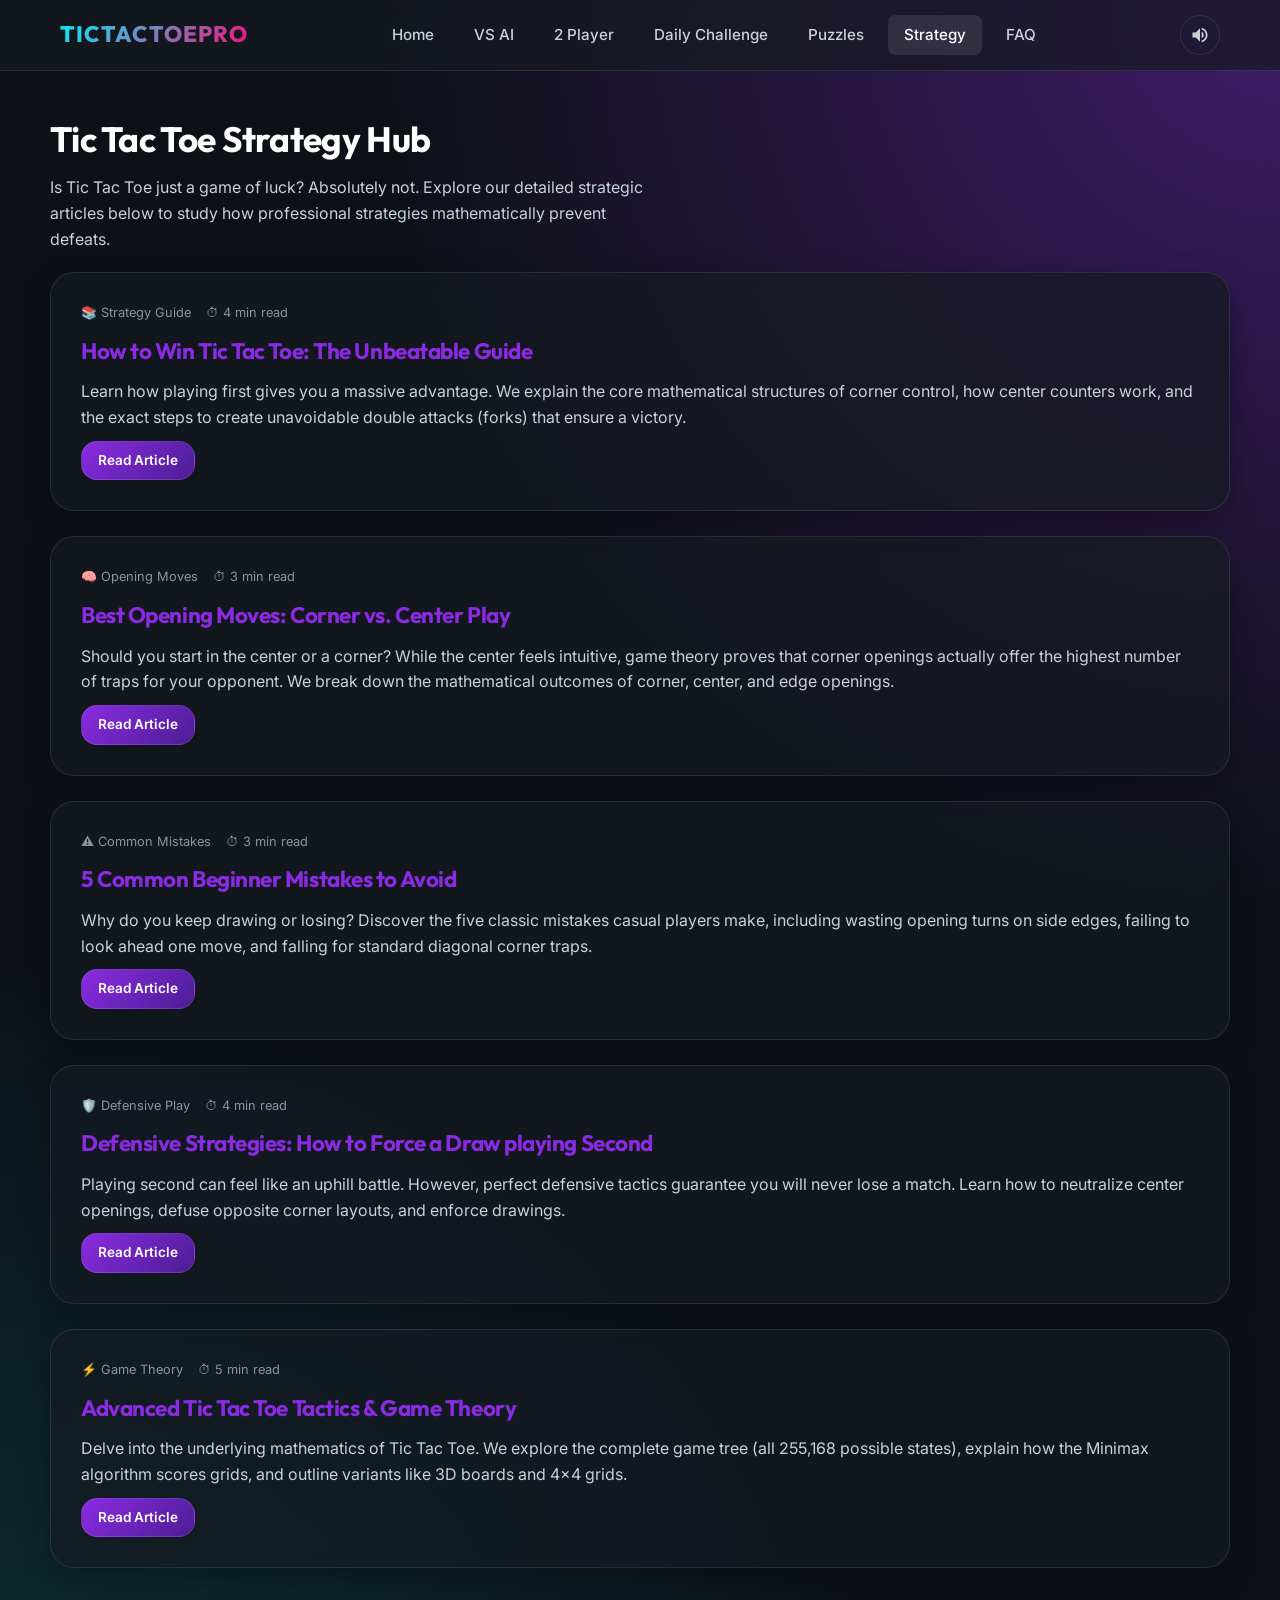
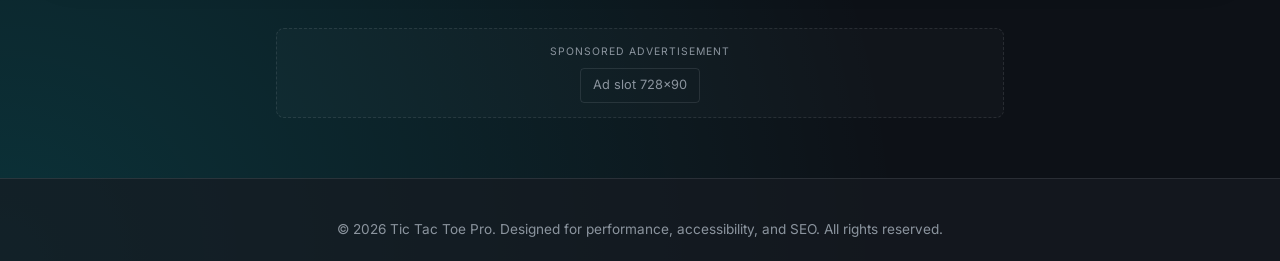
<file: strategy-guide.html>
<!DOCTYPE html>
<html lang="en">
<head>
  <meta charset="UTF-8">
  <meta name="viewport" content="width=device-width, initial-scale=1.0">
  
  <title>Tic Tac Toe Strategy Hub - Learn How to Win & Force Draws</title>
  <meta name="description" content="Discover how to win Tic Tac Toe every time! Read our comprehensive strategy articles, learn opening moves, defensive blocks, fork setups, and advanced tactics.">
  <link rel="canonical" href="https://tictactoe-pro.pages.dev/strategy-guide.html">
  
  <!-- Open Graph -->
  <meta property="og:type" content="website">
  <meta property="og:url" content="https://tictactoe-pro.pages.dev/strategy-guide.html">
  <meta property="og:title" content="Tic Tac Toe Strategy Hub - Learn How to Win & Force Draws">
  <meta property="og:description" content="Master opening positions, block opponent forks, and explore advanced game theory tree states.">
  <meta property="og:image" content="https://tictactoe-pro.pages.dev/assets/images/og-share.png">

  <!-- Mobile and PWA -->
  <meta name="theme-color" content="#161b22">
  <link rel="apple-touch-icon" href="/assets/images/logo-192.png">
  <link rel="manifest" href="/manifest.json">
  <link rel="icon" type="image/svg+xml" href="/assets/images/logo.svg">

  <!-- Stylesheets -->
  <link rel="stylesheet" href="/assets/css/variables.css">
  <link rel="stylesheet" href="/assets/css/main.css">
  <link rel="stylesheet" href="/assets/css/components.css">
  
  <style>
    .articles-list {
      display: flex;
      flex-direction: column;
      gap: 25px;
      margin: 20px 0 40px 0;
    }
    .article-teaser {
      display: flex;
      flex-direction: column;
      gap: 10px;
    }
    .article-meta {
      display: flex;
      gap: 15px;
      font-size: 0.8rem;
      color: var(--text-muted);
    }
  </style>
</head>
<body>
  <a href="#main-content" class="skip-link">Skip to Content</a>

  <!-- Header -->
  <header>
    <div class="container">
      <a href="/" class="logo-link" aria-label="Tic Tac Toe Pro Home">
        <span class="logo-text">TicTacToePro</span>
      </a>
      
      <button class="burger-menu" id="burger-menu" aria-label="Toggle navigation menu">
        <span class="burger-line"></span>
        <span class="burger-line"></span>
        <span class="burger-line"></span>
      </button>

      <nav id="main-nav">
        <a href="/" class="nav-link">Home</a>
        <a href="/play.html" class="nav-link">VS AI</a>
        <a href="/local-multiplayer.html" class="nav-link">2 Player</a>
        <a href="/daily-challenge.html" class="nav-link">Daily Challenge</a>
        <a href="/puzzle-library.html" class="nav-link">Puzzles</a>
        <a href="/strategy-guide.html" class="nav-link">Strategy</a>
        <a href="/faq.html" class="nav-link">FAQ</a>
      </nav>

      <div class="controls-group">
        <button id="sound-toggle" class="btn-icon" aria-label="Mute/Unmute sounds"></button>
        <button id="install-app-btn" class="btn btn-secondary" style="padding: 8px 16px; font-size: 0.85rem;">Install</button>
      </div>
    </div>
  </header>

  <!-- Main Content -->
  <main class="main-content container" id="main-content">
    <h1 style="font-size: clamp(1.5rem, 6vw, 2.2rem); margin-bottom: 8px;">Tic Tac Toe Strategy Hub</h1>
    <p class="text-muted" style="max-width: min(600px, 100%);">Is Tic Tac Toe just a game of luck? Absolutely not. Explore our detailed strategic articles below to study how professional strategies mathematically prevent defeats.</p>

    <!-- Articles List -->
    <section class="articles-list">
      
      <!-- Article 1 -->
      <article class="card article-teaser">
        <div class="article-meta">
          <span>📚 Strategy Guide</span>
          <span>⏱ 4 min read</span>
        </div>
        <h2 style="font-size: 1.4rem;"><a href="/articles/how-to-win.html">How to Win Tic Tac Toe: The Unbeatable Guide</a></h2>
        <p class="text-muted">Learn how playing first gives you a massive advantage. We explain the core mathematical structures of corner control, how center counters work, and the exact steps to create unavoidable double attacks (forks) that ensure a victory.</p>
        <div>
          <a href="/articles/how-to-win.html" class="btn btn-primary" style="font-size: 0.85rem; padding: 8px 16px;">Read Article</a>
        </div>
      </article>

      <!-- Article 2 -->
      <article class="card article-teaser">
        <div class="article-meta">
          <span>🧠 Opening Moves</span>
          <span>⏱ 3 min read</span>
        </div>
        <h2 style="font-size: 1.4rem;"><a href="/articles/best-opening-moves.html">Best Opening Moves: Corner vs. Center Play</a></h2>
        <p class="text-muted">Should you start in the center or a corner? While the center feels intuitive, game theory proves that corner openings actually offer the highest number of traps for your opponent. We break down the mathematical outcomes of corner, center, and edge openings.</p>
        <div>
          <a href="/articles/best-opening-moves.html" class="btn btn-primary" style="font-size: 0.85rem; padding: 8px 16px;">Read Article</a>
        </div>
      </article>

      <!-- Article 3 -->
      <article class="card article-teaser">
        <div class="article-meta">
          <span>⚠️ Common Mistakes</span>
          <span>⏱ 3 min read</span>
        </div>
        <h2 style="font-size: 1.4rem;"><a href="/articles/beginner-mistakes.html">5 Common Beginner Mistakes to Avoid</a></h2>
        <p class="text-muted">Why do you keep drawing or losing? Discover the five classic mistakes casual players make, including wasting opening turns on side edges, failing to look ahead one move, and falling for standard diagonal corner traps.</p>
        <div>
          <a href="/articles/beginner-mistakes.html" class="btn btn-primary" style="font-size: 0.85rem; padding: 8px 16px;">Read Article</a>
        </div>
      </article>

      <!-- Article 4 -->
      <article class="card article-teaser">
        <div class="article-meta">
          <span>🛡️ Defensive Play</span>
          <span>⏱ 4 min read</span>
        </div>
        <h2 style="font-size: 1.4rem;"><a href="/articles/defensive-strategies.html">Defensive Strategies: How to Force a Draw playing Second</a></h2>
        <p class="text-muted">Playing second can feel like an uphill battle. However, perfect defensive tactics guarantee you will never lose a match. Learn how to neutralize center openings, defuse opposite corner layouts, and enforce drawings.</p>
        <div>
          <a href="/articles/defensive-strategies.html" class="btn btn-primary" style="font-size: 0.85rem; padding: 8px 16px;">Read Article</a>
        </div>
      </article>

      <!-- Article 5 -->
      <article class="card article-teaser">
        <div class="article-meta">
          <span>⚡ Game Theory</span>
          <span>⏱ 5 min read</span>
        </div>
        <h2 style="font-size: 1.4rem;"><a href="/articles/advanced-tactics.html">Advanced Tic Tac Toe Tactics & Game Theory</a></h2>
        <p class="text-muted">Delve into the underlying mathematics of Tic Tac Toe. We explore the complete game tree (all 255,168 possible states), explain how the Minimax algorithm scores grids, and outline variants like 3D boards and 4x4 grids.</p>
        <div>
          <a href="/articles/advanced-tactics.html" class="btn btn-primary" style="font-size: 0.85rem; padding: 8px 16px;">Read Article</a>
        </div>
      </article>

    </section>

    <!-- Google AdSense Place -->
    <div class="ad-slot ad-leaderboard">
      <span class="ad-slot-label">Ad slot 728x90</span>
    </div>
  </main>

  <!-- Footer -->
  <footer>
    <div class="container">
      <p style="text-align: center; font-size: 0.85rem;">&copy; 2026 Tic Tac Toe Pro. Designed for performance, accessibility, and SEO. All rights reserved.</p>
    </div>
  </footer>

  <!-- Scripts -->
  <script src="/assets/js/audio.js"></script>
  <script src="/assets/js/stats.js"></script>
  <script src="/assets/js/main.js"></script>
</body>
</html>
</file>
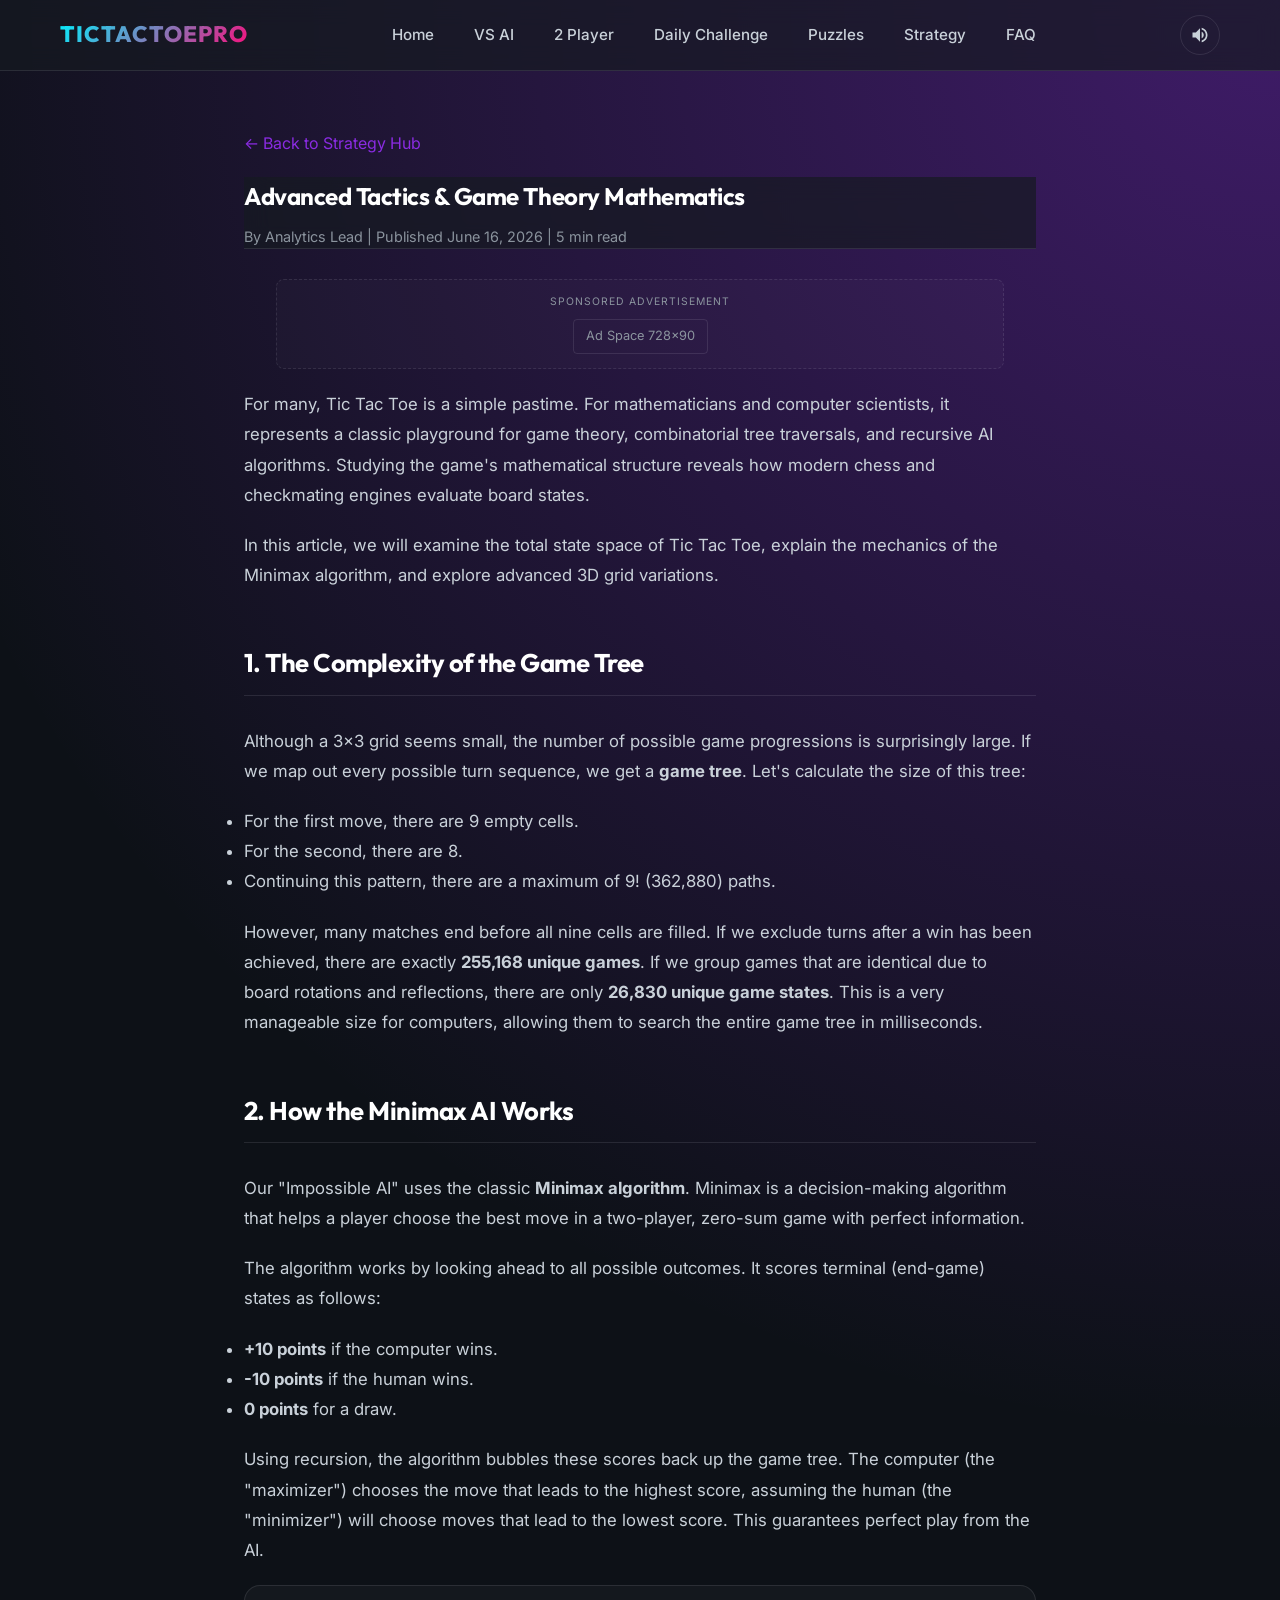
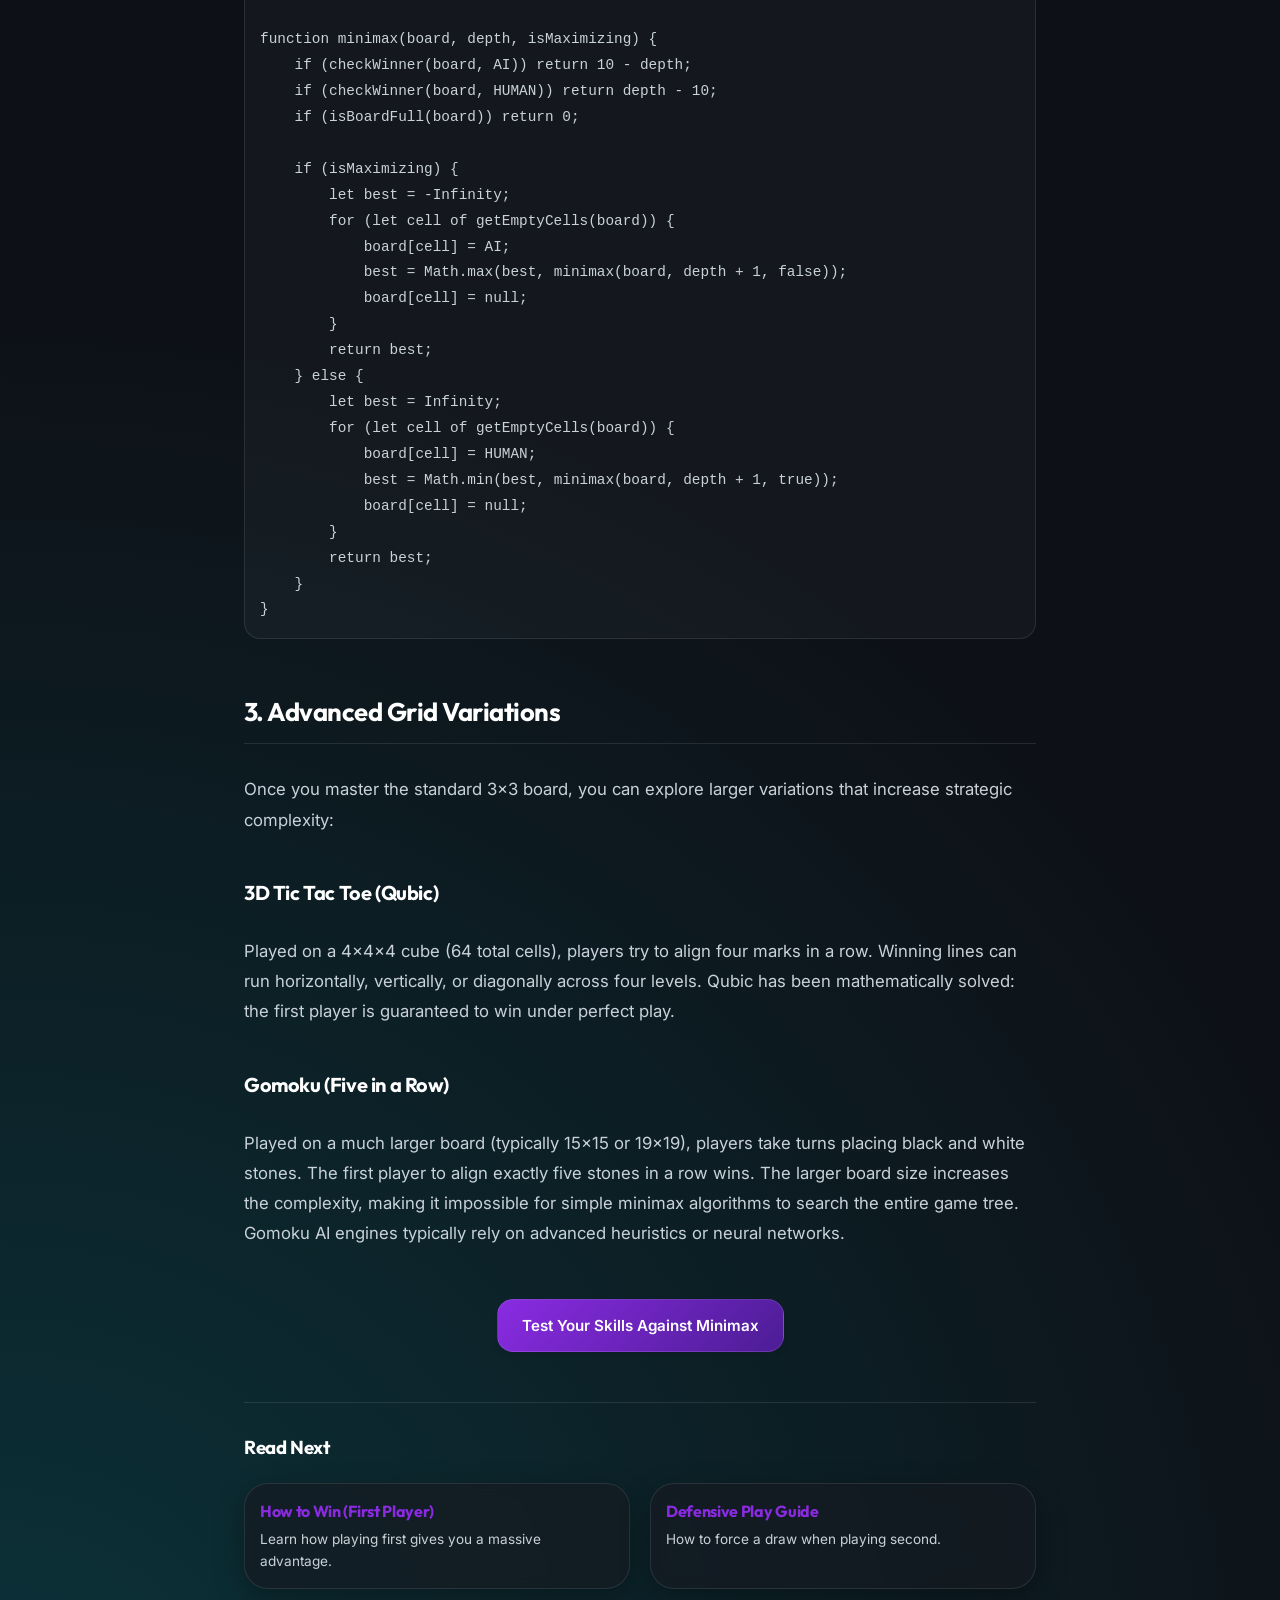
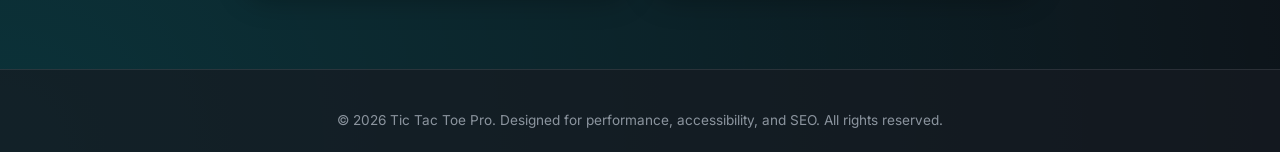
<file: articles/advanced-tactics.html>
<!DOCTYPE html>
<html lang="en">
<head>
  <meta charset="UTF-8">
  <meta name="viewport" content="width=device-width, initial-scale=1.0">
  
  <title>Advanced Tic Tac Toe Tactics & Game Theory Mathematics</title>
  <meta name="description" content="Explore the advanced mathematics of Tic Tac Toe! Learn about the 255,168 state game tree, Minimax recursion algorithms, and 3D multi-level grid variations.">
  <link rel="canonical" href="https://tictactoe-pro.pages.dev/articles/advanced-tactics.html">
  
  <!-- Open Graph -->
  <meta property="og:type" content="article">
  <meta property="og:url" content="https://tictactoe-pro.pages.dev/articles/advanced-tactics.html">
  <meta property="og:title" content="Advanced Tic Tac Toe Tactics & Game Theory Mathematics">
  <meta property="og:description" content="Delve into the algorithm mechanics of Minimax, explore game trees, and review 3D variations.">
  <meta property="og:image" content="https://tictactoe-pro.pages.dev/assets/images/og-share.png">

  <!-- Mobile and PWA -->
  <meta name="theme-color" content="#161b22">
  <link rel="apple-touch-icon" href="/assets/images/logo-192.png">
  <link rel="manifest" href="/manifest.json">
  <link rel="icon" type="image/svg+xml" href="/assets/images/logo.svg">

  <!-- Stylesheets -->
  <link rel="stylesheet" href="/assets/css/variables.css">
  <link rel="stylesheet" href="/assets/css/main.css">
  <link rel="stylesheet" href="/assets/css/components.css">
  
  <style>
    .article-container { max-width: 800px; margin: 20px auto 40px auto; padding: 0 4px; }
    .article-header { margin-bottom: 30px; }
    .article-meta { font-size: clamp(0.78rem, 2.5vw, 0.9rem); color: var(--text-muted); margin-top: 10px; }
    .article-body { line-height: 1.8; font-size: clamp(0.9rem, 2.8vw, 1.05rem); display: flex; flex-direction: column; gap: clamp(12px, 3vw, 20px); }
    .article-body h2 { font-size: clamp(1.2rem, 4.5vw, 1.6rem); margin-top: clamp(20px, 5vw, 30px); margin-bottom: 10px; border-bottom: 1px solid var(--border-color); padding-bottom: 8px; }
    .article-body h3 { font-size: clamp(1rem, 3.5vw, 1.25rem); margin-top: 20px; margin-bottom: 5px; }
    .code-box {
      background: rgba(255, 255, 255, 0.03);
      border: 1px solid var(--border-color);
      padding: clamp(10px, 3vw, 15px);
      border-radius: var(--border-radius-md);
      font-family: monospace;
      font-size: clamp(0.75rem, 2.5vw, 0.9rem);
      white-space: pre-wrap;
      overflow-x: auto;
      -webkit-overflow-scrolling: touch;
    }
    .read-next-grid { display: grid; grid-template-columns: 1fr 1fr; gap: clamp(12px, 3vw, 20px); }
    @media (max-width: 480px) { .read-next-grid { grid-template-columns: 1fr; } }
  </style>

  <!-- Article JSON-LD Structured Data -->
  <script type="application/ld+json">
  {
    "@context": "https://schema.org",
    "@type": "Article",
    "headline": "Advanced Tic Tac Toe Tactics & Game Theory Mathematics",
    "image": "https://tictactoe-pro.pages.dev/assets/images/og-share.png",
    "author": {
      "@type": "Person",
      "name": "Game Scientist"
    },
    "publisher": {
      "@type": "Organization",
      "name": "Tic Tac Toe Pro",
      "logo": {
        "@type": "ImageObject",
        "url": "https://tictactoe-pro.pages.dev/assets/images/logo-192.png"
      }
    },
    "datePublished": "2026-06-16",
    "description": "Examine the underlying decision-making algorithms and game tree sizes in advanced Tic Tac Toe theory."
  }
  </script>
</head>
<body>
  <a href="#main-content" class="skip-link">Skip to Content</a>

  <!-- Header -->
  <header>
    <div class="container">
      <a href="/" class="logo-link" aria-label="Tic Tac Toe Pro Home">
        <span class="logo-text">TicTacToePro</span>
      </a>
      
      <button class="burger-menu" id="burger-menu" aria-label="Toggle navigation menu">
        <span class="burger-line"></span>
        <span class="burger-line"></span>
        <span class="burger-line"></span>
      </button>

      <nav id="main-nav">
        <a href="/" class="nav-link">Home</a>
        <a href="/play.html" class="nav-link">VS AI</a>
        <a href="/local-multiplayer.html" class="nav-link">2 Player</a>
        <a href="/daily-challenge.html" class="nav-link">Daily Challenge</a>
        <a href="/puzzle-library.html" class="nav-link">Puzzles</a>
        <a href="/strategy-guide.html" class="nav-link">Strategy</a>
        <a href="/faq.html" class="nav-link">FAQ</a>
      </nav>

      <div class="controls-group">
        <button id="sound-toggle" class="btn-icon" aria-label="Mute/Unmute sounds"></button>
        <button id="install-app-btn" class="btn btn-secondary" style="padding: 8px 16px; font-size: 0.85rem;">Install</button>
      </div>
    </div>
  </header>

  <!-- Main Content -->
  <main class="main-content container" id="main-content">
    <div class="article-container">
      <div style="margin-bottom: 20px;">
        <a href="/strategy-guide.html">← Back to Strategy Hub</a>
      </div>

      <article>
        <header class="article-header">
          <h1>Advanced Tactics & Game Theory Mathematics</h1>
          <div class="article-meta">
            <span>By Analytics Lead</span> | <span>Published June 16, 2026</span> | <span>5 min read</span>
          </div>
        </header>

        <!-- Ad Slot -->
        <div class="ad-slot ad-leaderboard">
          <span class="ad-slot-label">Ad Space 728x90</span>
        </div>

        <section class="article-body">
          <p>For many, Tic Tac Toe is a simple pastime. For mathematicians and computer scientists, it represents a classic playground for game theory, combinatorial tree traversals, and recursive AI algorithms. Studying the game's mathematical structure reveals how modern chess and checkmating engines evaluate board states.</p>
          
          <p>In this article, we will examine the total state space of Tic Tac Toe, explain the mechanics of the Minimax algorithm, and explore advanced 3D grid variations.</p>

          <h2>1. The Complexity of the Game Tree</h2>
          <p>Although a 3x3 grid seems small, the number of possible game progressions is surprisingly large. If we map out every possible turn sequence, we get a <strong>game tree</strong>. Let's calculate the size of this tree:</p>
          <ul>
            <li>For the first move, there are 9 empty cells.</li>
            <li>For the second, there are 8.</li>
            <li>Continuing this pattern, there are a maximum of 9! (362,880) paths.</li>
          </ul>
          <p>However, many matches end before all nine cells are filled. If we exclude turns after a win has been achieved, there are exactly <strong>255,168 unique games</strong>. If we group games that are identical due to board rotations and reflections, there are only <strong>26,830 unique game states</strong>. This is a very manageable size for computers, allowing them to search the entire game tree in milliseconds.</p>

          <h2>2. How the Minimax AI Works</h2>
          <p>Our "Impossible AI" uses the classic <strong>Minimax algorithm</strong>. Minimax is a decision-making algorithm that helps a player choose the best move in a two-player, zero-sum game with perfect information.</p>
          
          <p>The algorithm works by looking ahead to all possible outcomes. It scores terminal (end-game) states as follows:</p>
          <ul>
            <li><strong>+10 points</strong> if the computer wins.</li>
            <li><strong>-10 points</strong> if the human wins.</li>
            <li><strong>0 points</strong> for a draw.</li>
          </ul>
          
          <p>Using recursion, the algorithm bubbles these scores back up the game tree. The computer (the "maximizer") chooses the move that leads to the highest score, assuming the human (the "minimizer") will choose moves that lead to the lowest score. This guarantees perfect play from the AI.</p>

          <div class="code-box">
function minimax(board, depth, isMaximizing) {
    if (checkWinner(board, AI)) return 10 - depth;
    if (checkWinner(board, HUMAN)) return depth - 10;
    if (isBoardFull(board)) return 0;

    if (isMaximizing) {
        let best = -Infinity;
        for (let cell of getEmptyCells(board)) {
            board[cell] = AI;
            best = Math.max(best, minimax(board, depth + 1, false));
            board[cell] = null;
        }
        return best;
    } else {
        let best = Infinity;
        for (let cell of getEmptyCells(board)) {
            board[cell] = HUMAN;
            best = Math.min(best, minimax(board, depth + 1, true));
            board[cell] = null;
        }
        return best;
    }
}</div>

          <h2>3. Advanced Grid Variations</h2>
          <p>Once you master the standard 3x3 board, you can explore larger variations that increase strategic complexity:</p>
          <h3>3D Tic Tac Toe (Qubic)</h3>
          <p>Played on a 4x4x4 cube (64 total cells), players try to align four marks in a row. Winning lines can run horizontally, vertically, or diagonally across four levels. Qubic has been mathematically solved: the first player is guaranteed to win under perfect play.</p>
          
          <h3>Gomoku (Five in a Row)</h3>
          <p>Played on a much larger board (typically 15x15 or 19x19), players take turns placing black and white stones. The first player to align exactly five stones in a row wins. The larger board size increases the complexity, making it impossible for simple minimax algorithms to search the entire game tree. Gomoku AI engines typically rely on advanced heuristics or neural networks.</p>

          <div style="margin-top: 30px; text-align: center;">
            <a href="/play.html" class="btn btn-primary">Test Your Skills Against Minimax</a>
          </div>
        </section>
      </article>

      <!-- Related articles list -->
      <section style="margin-top: 50px; border-top: 1px solid var(--border-color); padding-top: 30px;">
        <h3 style="margin-bottom: 20px;">Read Next</h3>
        <div class="read-next-grid">
          <div class="card" style="padding: 15px;">
            <h4><a href="/articles/how-to-win.html">How to Win (First Player)</a></h4>
            <p class="text-muted" style="font-size: 0.85rem; margin-top: 5px;">Learn how playing first gives you a massive advantage.</p>
          </div>
          <div class="card" style="padding: 15px;">
            <h4><a href="/articles/defensive-strategies.html">Defensive Play Guide</a></h4>
            <p class="text-muted" style="font-size: 0.85rem; margin-top: 5px;">How to force a draw when playing second.</p>
          </div>
        </div>
      </section>

    </div>
  </main>

  <!-- Footer -->
  <footer>
    <div class="container">
      <p style="text-align: center; font-size: 0.85rem;">&copy; 2026 Tic Tac Toe Pro. Designed for performance, accessibility, and SEO. All rights reserved.</p>
    </div>
  </footer>

  <!-- Scripts -->
  <script src="/assets/js/audio.js"></script>
  <script src="/assets/js/stats.js"></script>
  <script src="/assets/js/main.js"></script>
</body>
</html>
</file>
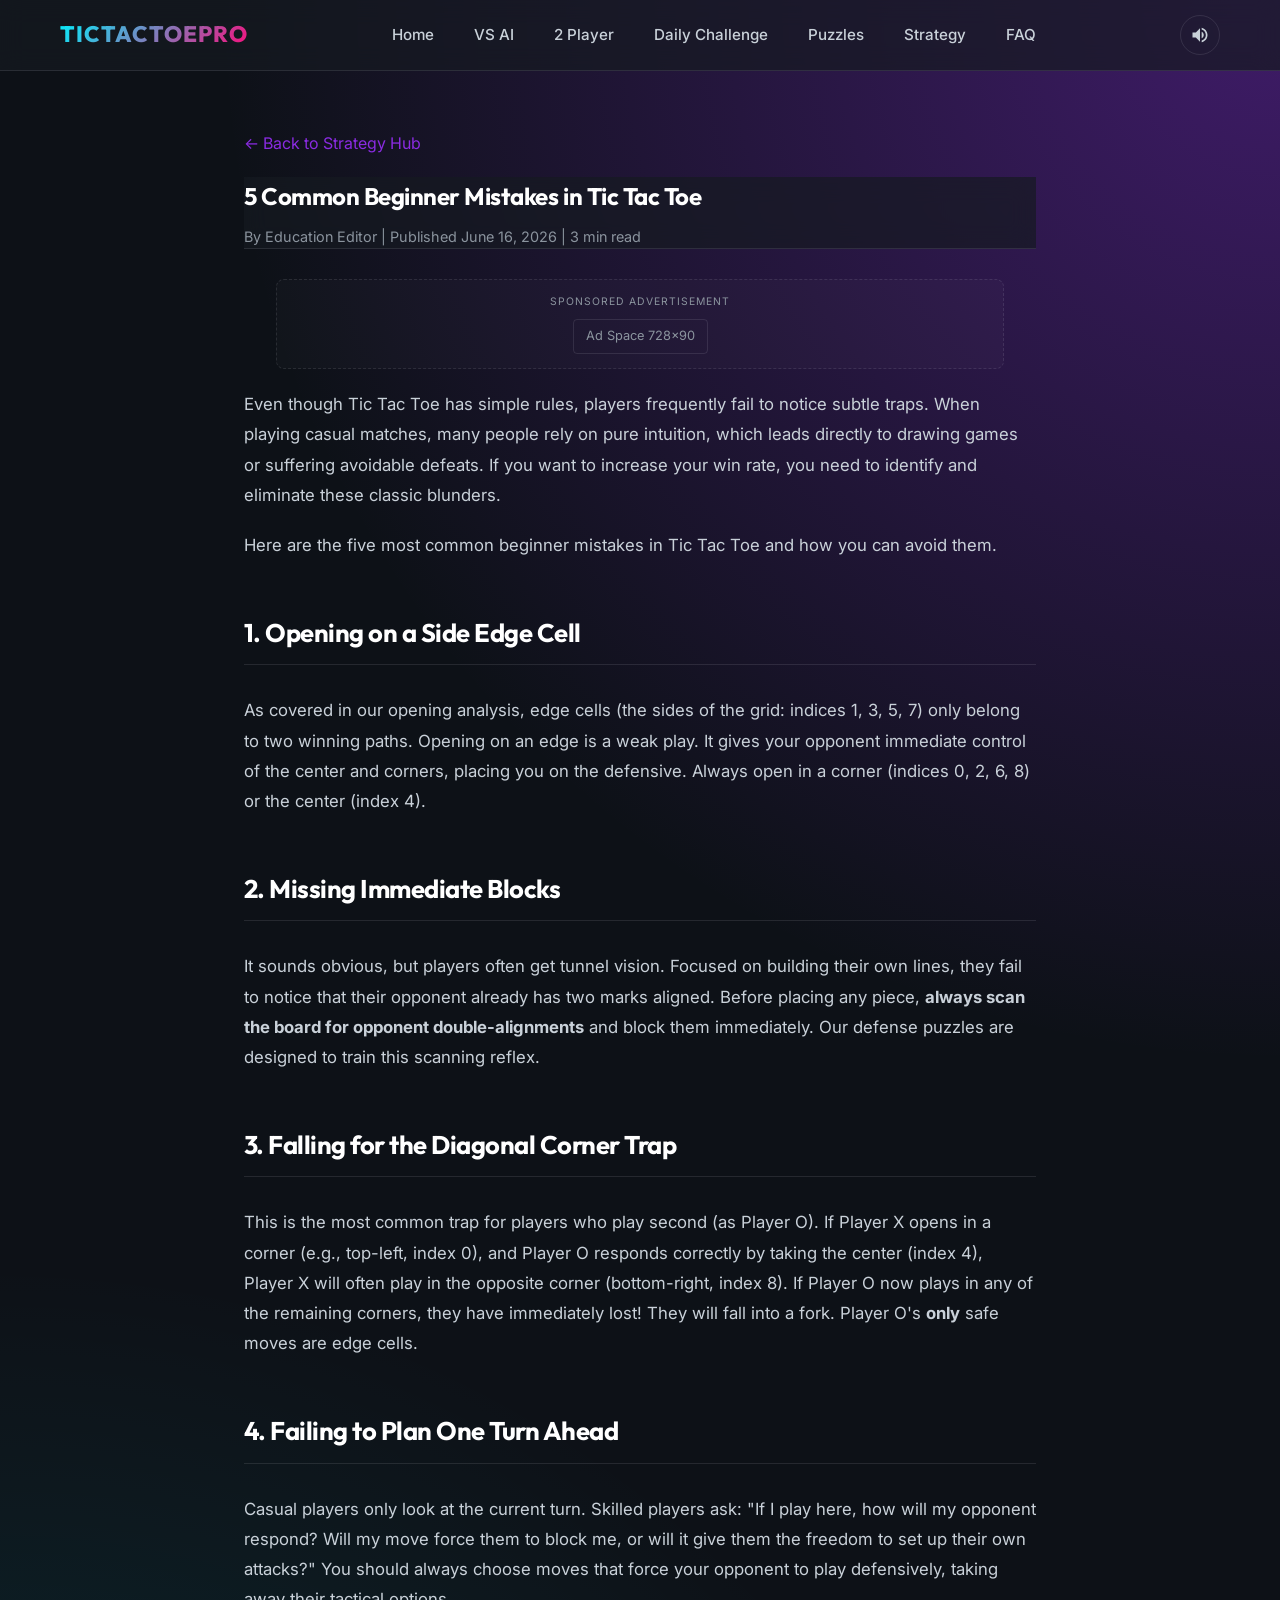
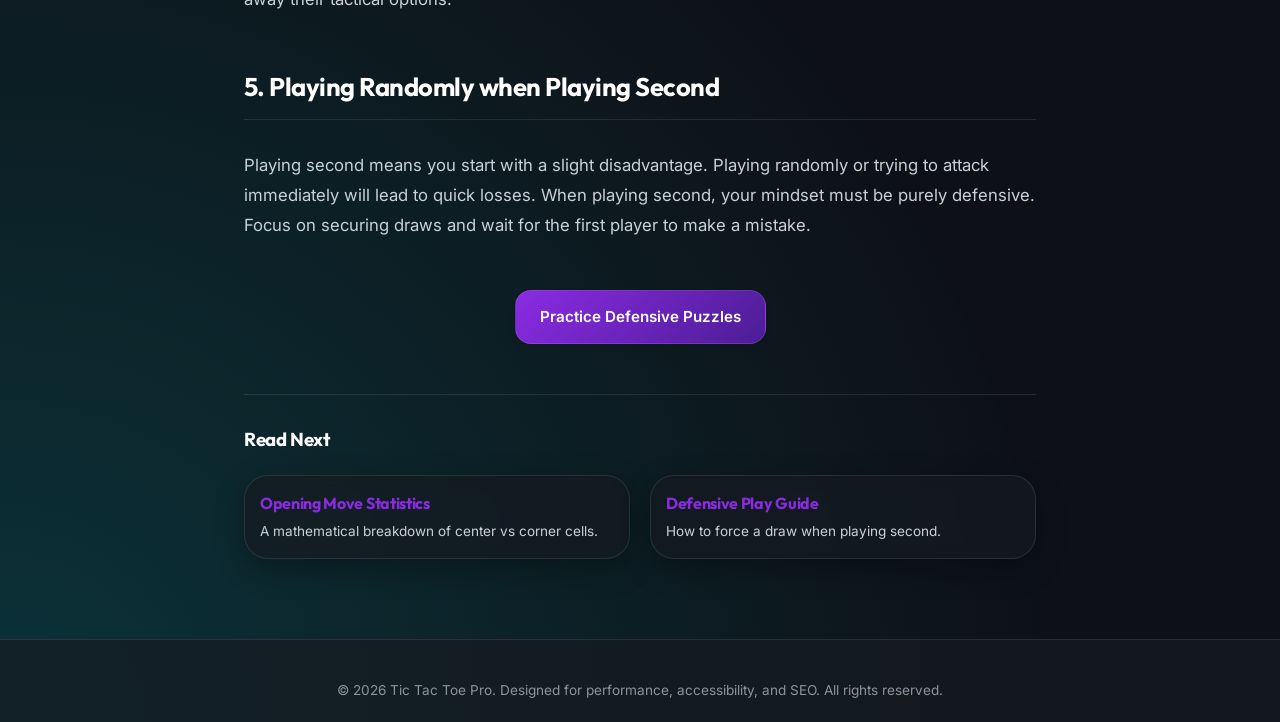
<file: articles/beginner-mistakes.html>
<!DOCTYPE html>
<html lang="en">
<head>
  <meta charset="UTF-8">
  <meta name="viewport" content="width=device-width, initial-scale=1.0">
  
  <title>5 Common Beginner Mistakes in Tic Tac Toe & How to Avoid Them</title>
  <meta name="description" content="Stop losing Tic Tac Toe games! We identify the five most common strategic mistakes beginners make, including side openings, missing blocks, and diagonal traps.">
  <link rel="canonical" href="https://tictactoe-pro.pages.dev/articles/beginner-mistakes.html">
  
  <!-- Open Graph -->
  <meta property="og:type" content="article">
  <meta property="og:url" content="https://tictactoe-pro.pages.dev/articles/beginner-mistakes.html">
  <meta property="og:title" content="5 Common Beginner Mistakes in Tic Tac Toe & How to Avoid Them">
  <meta property="og:description" content="Identify classic blunders, learn why edge openings fail, and stop falling for simple corner forks.">
  <meta property="og:image" content="https://tictactoe-pro.pages.dev/assets/images/og-share.png">

  <!-- Mobile and PWA -->
  <meta name="theme-color" content="#161b22">
  <link rel="apple-touch-icon" href="/assets/images/logo-192.png">
  <link rel="manifest" href="/manifest.json">
  <link rel="icon" type="image/svg+xml" href="/assets/images/logo.svg">

  <!-- Stylesheets -->
  <link rel="stylesheet" href="/assets/css/variables.css">
  <link rel="stylesheet" href="/assets/css/main.css">
  <link rel="stylesheet" href="/assets/css/components.css">
  
  <style>
    .article-container { max-width: 800px; margin: 20px auto 40px auto; padding: 0 4px; }
    .article-header { margin-bottom: 30px; }
    .article-meta { font-size: clamp(0.78rem, 2.5vw, 0.9rem); color: var(--text-muted); margin-top: 10px; }
    .article-body { line-height: 1.8; font-size: clamp(0.9rem, 2.8vw, 1.05rem); display: flex; flex-direction: column; gap: clamp(12px, 3vw, 20px); }
    .article-body h2 { font-size: clamp(1.2rem, 4.5vw, 1.6rem); margin-top: clamp(20px, 5vw, 30px); margin-bottom: 10px; border-bottom: 1px solid var(--border-color); padding-bottom: 8px; }
    .article-body h3 { font-size: clamp(1rem, 3.5vw, 1.25rem); margin-top: 20px; margin-bottom: 5px; }
    .read-next-grid { display: grid; grid-template-columns: 1fr 1fr; gap: clamp(12px, 3vw, 20px); }
    @media (max-width: 480px) { .read-next-grid { grid-template-columns: 1fr; } }
  </style>

  <!-- Article JSON-LD Structured Data -->
  <script type="application/ld+json">
  {
    "@context": "https://schema.org",
    "@type": "Article",
    "headline": "5 Common Beginner Mistakes in Tic Tac Toe & How to Avoid Them",
    "image": "https://tictactoe-pro.pages.dev/assets/images/og-share.png",
    "author": {
      "@type": "Person",
      "name": "Game Coach"
    },
    "publisher": {
      "@type": "Organization",
      "name": "Tic Tac Toe Pro",
      "logo": {
        "@type": "ImageObject",
        "url": "https://tictactoe-pro.pages.dev/assets/images/logo-192.png"
      }
    },
    "datePublished": "2026-06-16",
    "description": "Examine the five most common strategic pitfalls that lead to losses or draws in casual Tic Tac Toe."
  }
  </script>
</head>
<body>
  <a href="#main-content" class="skip-link">Skip to Content</a>

  <!-- Header -->
  <header>
    <div class="container">
      <a href="/" class="logo-link" aria-label="Tic Tac Toe Pro Home">
        <span class="logo-text">TicTacToePro</span>
      </a>
      
      <button class="burger-menu" id="burger-menu" aria-label="Toggle navigation menu">
        <span class="burger-line"></span>
        <span class="burger-line"></span>
        <span class="burger-line"></span>
      </button>

      <nav id="main-nav">
        <a href="/" class="nav-link">Home</a>
        <a href="/play.html" class="nav-link">VS AI</a>
        <a href="/local-multiplayer.html" class="nav-link">2 Player</a>
        <a href="/daily-challenge.html" class="nav-link">Daily Challenge</a>
        <a href="/puzzle-library.html" class="nav-link">Puzzles</a>
        <a href="/strategy-guide.html" class="nav-link">Strategy</a>
        <a href="/faq.html" class="nav-link">FAQ</a>
      </nav>

      <div class="controls-group">
        <button id="sound-toggle" class="btn-icon" aria-label="Mute/Unmute sounds"></button>
        <button id="install-app-btn" class="btn btn-secondary" style="padding: 8px 16px; font-size: 0.85rem;">Install</button>
      </div>
    </div>
  </header>

  <!-- Main Content -->
  <main class="main-content container" id="main-content">
    <div class="article-container">
      <div style="margin-bottom: 20px;">
        <a href="/strategy-guide.html">← Back to Strategy Hub</a>
      </div>

      <article>
        <header class="article-header">
          <h1>5 Common Beginner Mistakes in Tic Tac Toe</h1>
          <div class="article-meta">
            <span>By Education Editor</span> | <span>Published June 16, 2026</span> | <span>3 min read</span>
          </div>
        </header>

        <!-- Ad Slot -->
        <div class="ad-slot ad-leaderboard">
          <span class="ad-slot-label">Ad Space 728x90</span>
        </div>

        <section class="article-body">
          <p>Even though Tic Tac Toe has simple rules, players frequently fail to notice subtle traps. When playing casual matches, many people rely on pure intuition, which leads directly to drawing games or suffering avoidable defeats. If you want to increase your win rate, you need to identify and eliminate these classic blunders.</p>
          
          <p>Here are the five most common beginner mistakes in Tic Tac Toe and how you can avoid them.</p>

          <h2>1. Opening on a Side Edge Cell</h2>
          <p>As covered in our opening analysis, edge cells (the sides of the grid: indices 1, 3, 5, 7) only belong to two winning paths. Opening on an edge is a weak play. It gives your opponent immediate control of the center and corners, placing you on the defensive. Always open in a corner (indices 0, 2, 6, 8) or the center (index 4).</p>

          <h2>2. Missing Immediate Blocks</h2>
          <p>It sounds obvious, but players often get tunnel vision. Focused on building their own lines, they fail to notice that their opponent already has two marks aligned. Before placing any piece, <strong>always scan the board for opponent double-alignments</strong> and block them immediately. Our defense puzzles are designed to train this scanning reflex.</p>

          <h2>3. Falling for the Diagonal Corner Trap</h2>
          <p>This is the most common trap for players who play second (as Player O). If Player X opens in a corner (e.g., top-left, index 0), and Player O responds correctly by taking the center (index 4), Player X will often play in the opposite corner (bottom-right, index 8). If Player O now plays in any of the remaining corners, they have immediately lost! They will fall into a fork. Player O's <strong>only</strong> safe moves are edge cells.</p>

          <h2>4. Failing to Plan One Turn Ahead</h2>
          <p>Casual players only look at the current turn. Skilled players ask: "If I play here, how will my opponent respond? Will my move force them to block me, or will it give them the freedom to set up their own attacks?" You should always choose moves that force your opponent to play defensively, taking away their tactical options.</p>

          <h2>5. Playing Randomly when Playing Second</h2>
          <p>Playing second means you start with a slight disadvantage. Playing randomly or trying to attack immediately will lead to quick losses. When playing second, your mindset must be purely defensive. Focus on securing draws and wait for the first player to make a mistake.</p>

          <div style="margin-top: 30px; text-align: center;">
            <a href="/puzzle-library.html" class="btn btn-primary">Practice Defensive Puzzles</a>
          </div>
        </section>
      </article>

      <!-- Related articles list -->
      <section style="margin-top: 50px; border-top: 1px solid var(--border-color); padding-top: 30px;">
        <h3 style="margin-bottom: 20px;">Read Next</h3>
        <div class="read-next-grid">
          <div class="card" style="padding: 15px;">
            <h4><a href="/articles/best-opening-moves.html">Opening Move Statistics</a></h4>
            <p class="text-muted" style="font-size: 0.85rem; margin-top: 5px;">A mathematical breakdown of center vs corner cells.</p>
          </div>
          <div class="card" style="padding: 15px;">
            <h4><a href="/articles/defensive-strategies.html">Defensive Play Guide</a></h4>
            <p class="text-muted" style="font-size: 0.85rem; margin-top: 5px;">How to force a draw when playing second.</p>
          </div>
        </div>
      </section>

    </div>
  </main>

  <!-- Footer -->
  <footer>
    <div class="container">
      <p style="text-align: center; font-size: 0.85rem;">&copy; 2026 Tic Tac Toe Pro. Designed for performance, accessibility, and SEO. All rights reserved.</p>
    </div>
  </footer>

  <!-- Scripts -->
  <script src="/assets/js/audio.js"></script>
  <script src="/assets/js/stats.js"></script>
  <script src="/assets/js/main.js"></script>
</body>
</html>
</file>
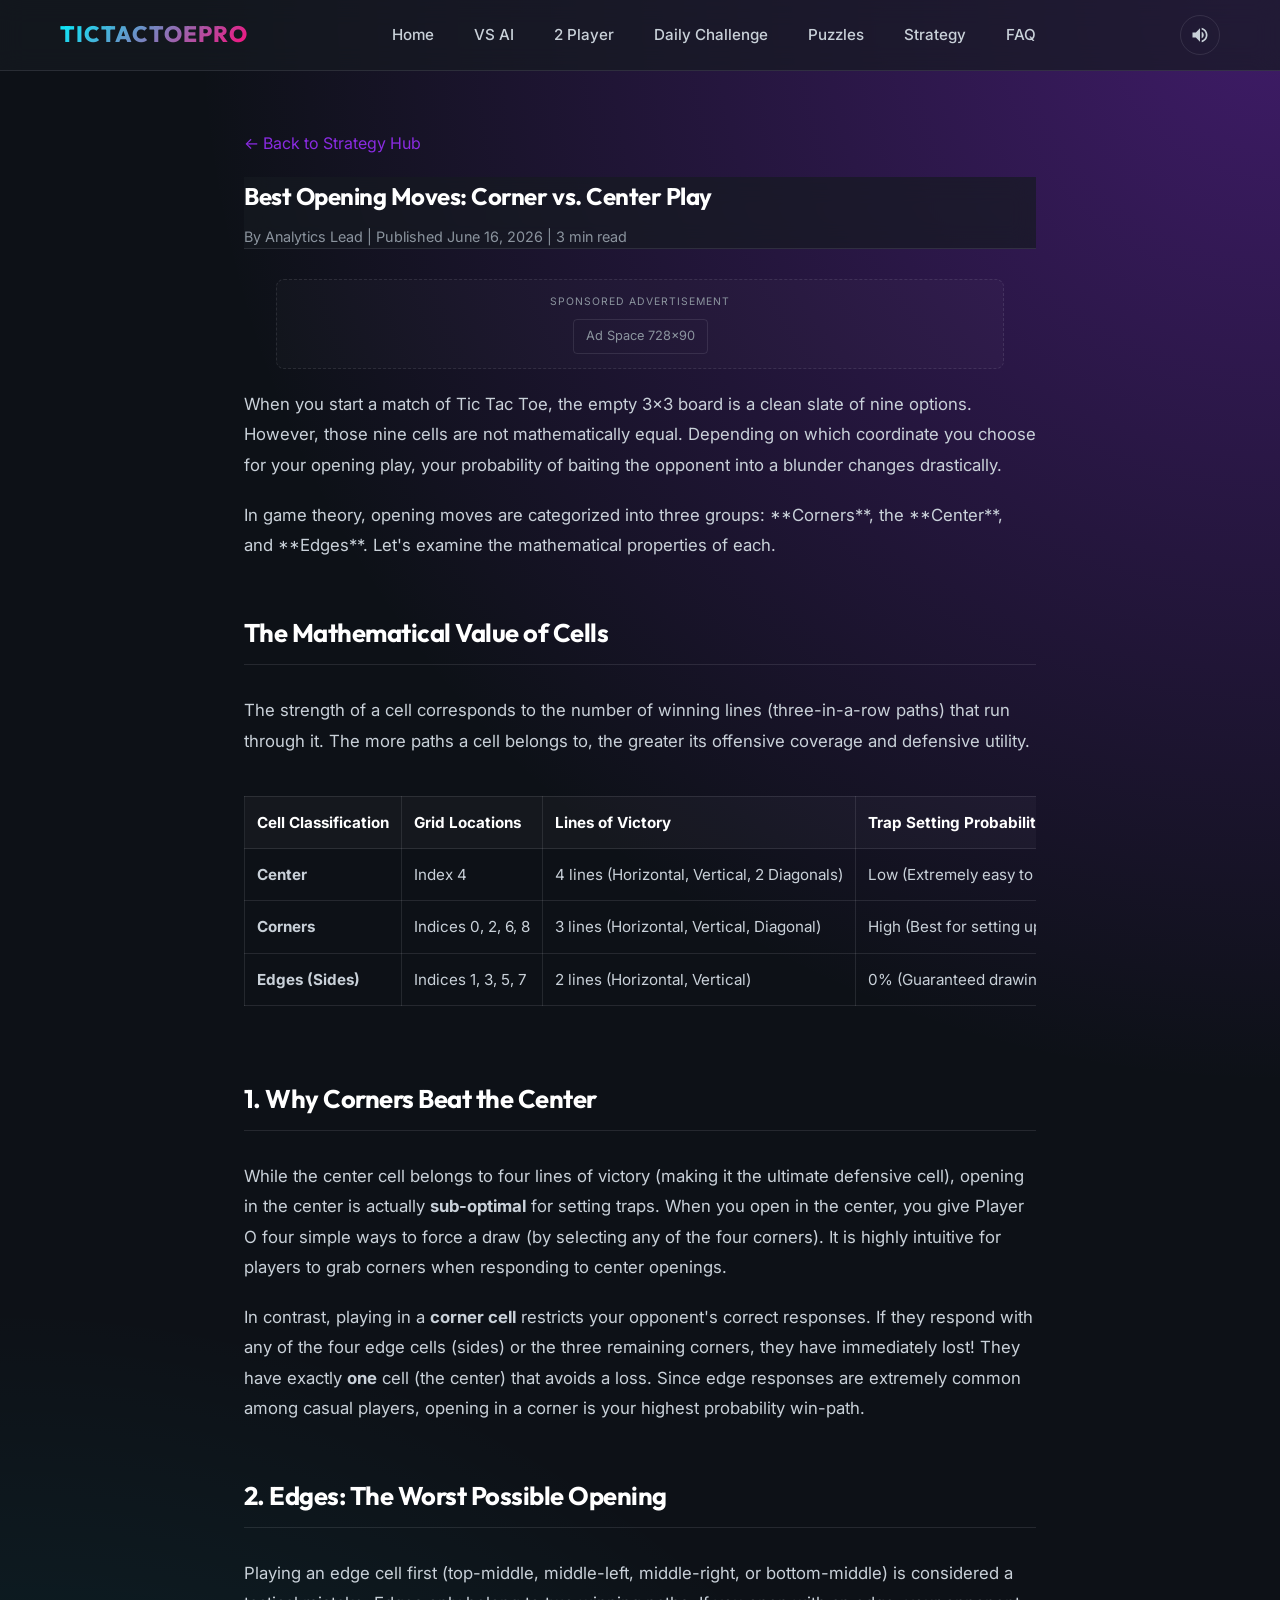
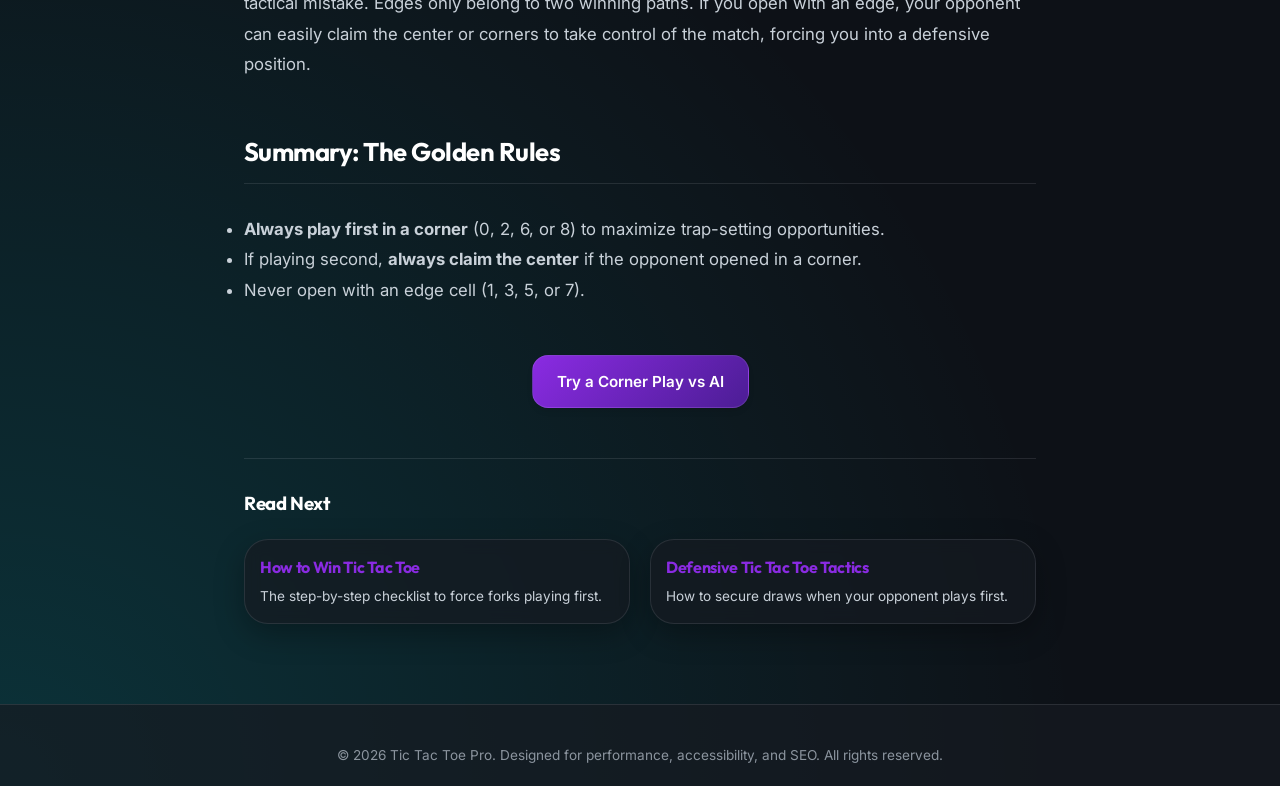
<file: articles/best-opening-moves.html>
<!DOCTYPE html>
<html lang="en">
<head>
  <meta charset="UTF-8">
  <meta name="viewport" content="width=device-width, initial-scale=1.0">
  
  <title>Tic Tac Toe Best Opening Moves: Corner vs. Center Play</title>
  <meta name="description" content="Discover the best opening moves in Tic Tac Toe! We compare corner openings vs center play using mathematical lines of victory and winning percentages.">
  <link rel="canonical" href="https://tictactoe-pro.pages.dev/articles/best-opening-moves.html">
  
  <!-- Open Graph -->
  <meta property="og:type" content="article">
  <meta property="og:url" content="https://tictactoe-pro.pages.dev/articles/best-opening-moves.html">
  <meta property="og:title" content="Tic Tac Toe Best Opening Moves: Corner vs. Center Play">
  <meta property="og:description" content="A statistical analysis of opening cells. Corner traps, center coverages, and edge blunders.">
  <meta property="og:image" content="https://tictactoe-pro.pages.dev/assets/images/og-share.png">

  <!-- Mobile and PWA -->
  <meta name="theme-color" content="#161b22">
  <link rel="apple-touch-icon" href="/assets/images/logo-192.png">
  <link rel="manifest" href="/manifest.json">
  <link rel="icon" type="image/svg+xml" href="/assets/images/logo.svg">

  <!-- Stylesheets -->
  <link rel="stylesheet" href="/assets/css/variables.css">
  <link rel="stylesheet" href="/assets/css/main.css">
  <link rel="stylesheet" href="/assets/css/components.css">
  
  <style>
    .article-container { max-width: 800px; margin: 20px auto 40px auto; padding: 0 4px; }
    .article-header { margin-bottom: 30px; }
    .article-meta { font-size: clamp(0.78rem, 2.5vw, 0.9rem); color: var(--text-muted); margin-top: 10px; }
    .article-body { line-height: 1.8; font-size: clamp(0.9rem, 2.8vw, 1.05rem); display: flex; flex-direction: column; gap: clamp(12px, 3vw, 20px); }
    .article-body h2 { font-size: clamp(1.2rem, 4.5vw, 1.6rem); margin-top: clamp(20px, 5vw, 30px); margin-bottom: 10px; border-bottom: 1px solid var(--border-color); padding-bottom: 8px; }
    .article-body h3 { font-size: clamp(1rem, 3.5vw, 1.25rem); margin-top: 20px; margin-bottom: 5px; }
    .stats-table { width: 100%; border-collapse: collapse; margin: 20px 0; font-size: clamp(0.8rem, 2.5vw, 0.95rem); display: block; overflow-x: auto; -webkit-overflow-scrolling: touch; }
    .stats-table th, .stats-table td { border: 1px solid var(--border-color); padding: clamp(8px, 2vw, 12px); text-align: left; white-space: nowrap; }
    .stats-table th { background: rgba(255, 255, 255, 0.03); color: var(--text-bright); }
    .read-next-grid { display: grid; grid-template-columns: 1fr 1fr; gap: clamp(12px, 3vw, 20px); }
    @media (max-width: 480px) { .read-next-grid { grid-template-columns: 1fr; } }
  </style>

  <!-- Article JSON-LD Structured Data -->
  <script type="application/ld+json">
  {
    "@context": "https://schema.org",
    "@type": "Article",
    "headline": "Tic Tac Toe Best Opening Moves: Corner vs. Center Play",
    "image": "https://tictactoe-pro.pages.dev/assets/images/og-share.png",
    "author": {
      "@type": "Person",
      "name": "Game Theorist"
    },
    "publisher": {
      "@type": "Organization",
      "name": "Tic Tac Toe Pro",
      "logo": {
        "@type": "ImageObject",
        "url": "https://tictactoe-pro.pages.dev/assets/images/logo-192.png"
      }
    },
    "datePublished": "2026-06-16",
    "description": "Analyze the three types of opening moves in Tic Tac Toe using mathematical values of grid cells."
  }
  </script>
</head>
<body>
  <a href="#main-content" class="skip-link">Skip to Content</a>

  <!-- Header -->
  <header>
    <div class="container">
      <a href="/" class="logo-link" aria-label="Tic Tac Toe Pro Home">
        <span class="logo-text">TicTacToePro</span>
      </a>
      
      <button class="burger-menu" id="burger-menu" aria-label="Toggle navigation menu">
        <span class="burger-line"></span>
        <span class="burger-line"></span>
        <span class="burger-line"></span>
      </button>

      <nav id="main-nav">
        <a href="/" class="nav-link">Home</a>
        <a href="/play.html" class="nav-link">VS AI</a>
        <a href="/local-multiplayer.html" class="nav-link">2 Player</a>
        <a href="/daily-challenge.html" class="nav-link">Daily Challenge</a>
        <a href="/puzzle-library.html" class="nav-link">Puzzles</a>
        <a href="/strategy-guide.html" class="nav-link">Strategy</a>
        <a href="/faq.html" class="nav-link">FAQ</a>
      </nav>

      <div class="controls-group">
        <button id="sound-toggle" class="btn-icon" aria-label="Mute/Unmute sounds"></button>
        <button id="install-app-btn" class="btn btn-secondary" style="padding: 8px 16px; font-size: 0.85rem;">Install</button>
      </div>
    </div>
  </header>

  <!-- Main Content -->
  <main class="main-content container" id="main-content">
    <div class="article-container">
      <div style="margin-bottom: 20px;">
        <a href="/strategy-guide.html">← Back to Strategy Hub</a>
      </div>

      <article>
        <header class="article-header">
          <h1>Best Opening Moves: Corner vs. Center Play</h1>
          <div class="article-meta">
            <span>By Analytics Lead</span> | <span>Published June 16, 2026</span> | <span>3 min read</span>
          </div>
        </header>

        <!-- Ad Slot -->
        <div class="ad-slot ad-leaderboard">
          <span class="ad-slot-label">Ad Space 728x90</span>
        </div>

        <section class="article-body">
          <p>When you start a match of Tic Tac Toe, the empty 3x3 board is a clean slate of nine options. However, those nine cells are not mathematically equal. Depending on which coordinate you choose for your opening play, your probability of baiting the opponent into a blunder changes drastically.</p>
          
          <p>In game theory, opening moves are categorized into three groups: **Corners**, the **Center**, and **Edges**. Let's examine the mathematical properties of each.</p>

          <h2>The Mathematical Value of Cells</h2>
          <p>The strength of a cell corresponds to the number of winning lines (three-in-a-row paths) that run through it. The more paths a cell belongs to, the greater its offensive coverage and defensive utility.</p>
          
          <table class="stats-table">
            <thead>
              <tr>
                <th>Cell Classification</th>
                <th>Grid Locations</th>
                <th>Lines of Victory</th>
                <th>Trap Setting Probability</th>
              </tr>
            </thead>
            <tbody>
              <tr>
                <td><strong>Center</strong></td>
                <td>Index 4</td>
                <td>4 lines (Horizontal, Vertical, 2 Diagonals)</td>
                <td>Low (Extremely easy to defend)</td>
              </tr>
              <tr>
                <td><strong>Corners</strong></td>
                <td>Indices 0, 2, 6, 8</td>
                <td>3 lines (Horizontal, Vertical, Diagonal)</td>
                <td>High (Best for setting up forks)</td>
              </tr>
              <tr>
                <td><strong>Edges (Sides)</strong></td>
                <td>Indices 1, 3, 5, 7</td>
                <td>2 lines (Horizontal, Vertical)</td>
                <td>0% (Guaranteed drawing or loss)</td>
              </tr>
            </tbody>
          </table>

          <h2>1. Why Corners Beat the Center</h2>
          <p>While the center cell belongs to four lines of victory (making it the ultimate defensive cell), opening in the center is actually <strong>sub-optimal</strong> for setting traps. When you open in the center, you give Player O four simple ways to force a draw (by selecting any of the four corners). It is highly intuitive for players to grab corners when responding to center openings.</p>
          
          <p>In contrast, playing in a <strong>corner cell</strong> restricts your opponent's correct responses. If they respond with any of the four edge cells (sides) or the three remaining corners, they have immediately lost! They have exactly <strong>one</strong> cell (the center) that avoids a loss. Since edge responses are extremely common among casual players, opening in a corner is your highest probability win-path.</p>

          <h2>2. Edges: The Worst Possible Opening</h2>
          <p>Playing an edge cell first (top-middle, middle-left, middle-right, or bottom-middle) is considered a tactical mistake. Edges only belong to two winning paths. If you open with an edge, your opponent can easily claim the center or corners to take control of the match, forcing you into a defensive position.</p>

          <h2>Summary: The Golden Rules</h2>
          <ul>
            <li><strong>Always play first in a corner</strong> (0, 2, 6, or 8) to maximize trap-setting opportunities.</li>
            <li>If playing second, <strong>always claim the center</strong> if the opponent opened in a corner.</li>
            <li>Never open with an edge cell (1, 3, 5, or 7).</li>
          </ul>

          <div style="margin-top: 30px; text-align: center;">
            <a href="/play.html" class="btn btn-primary">Try a Corner Play vs AI</a>
          </div>
        </section>
      </article>

      <!-- Related articles list -->
      <section style="margin-top: 50px; border-top: 1px solid var(--border-color); padding-top: 30px;">
        <h3 style="margin-bottom: 20px;">Read Next</h3>
        <div class="read-next-grid">
          <div class="card" style="padding: 15px;">
            <h4><a href="/articles/how-to-win.html">How to Win Tic Tac Toe</a></h4>
            <p class="text-muted" style="font-size: 0.85rem; margin-top: 5px;">The step-by-step checklist to force forks playing first.</p>
          </div>
          <div class="card" style="padding: 15px;">
            <h4><a href="/articles/defensive-strategies.html">Defensive Tic Tac Toe Tactics</a></h4>
            <p class="text-muted" style="font-size: 0.85rem; margin-top: 5px;">How to secure draws when your opponent plays first.</p>
          </div>
        </div>
      </section>

    </div>
  </main>

  <!-- Footer -->
  <footer>
    <div class="container">
      <p style="text-align: center; font-size: 0.85rem;">&copy; 2026 Tic Tac Toe Pro. Designed for performance, accessibility, and SEO. All rights reserved.</p>
    </div>
  </footer>

  <!-- Scripts -->
  <script src="/assets/js/audio.js"></script>
  <script src="/assets/js/stats.js"></script>
  <script src="/assets/js/main.js"></script>
</body>
</html>
</file>
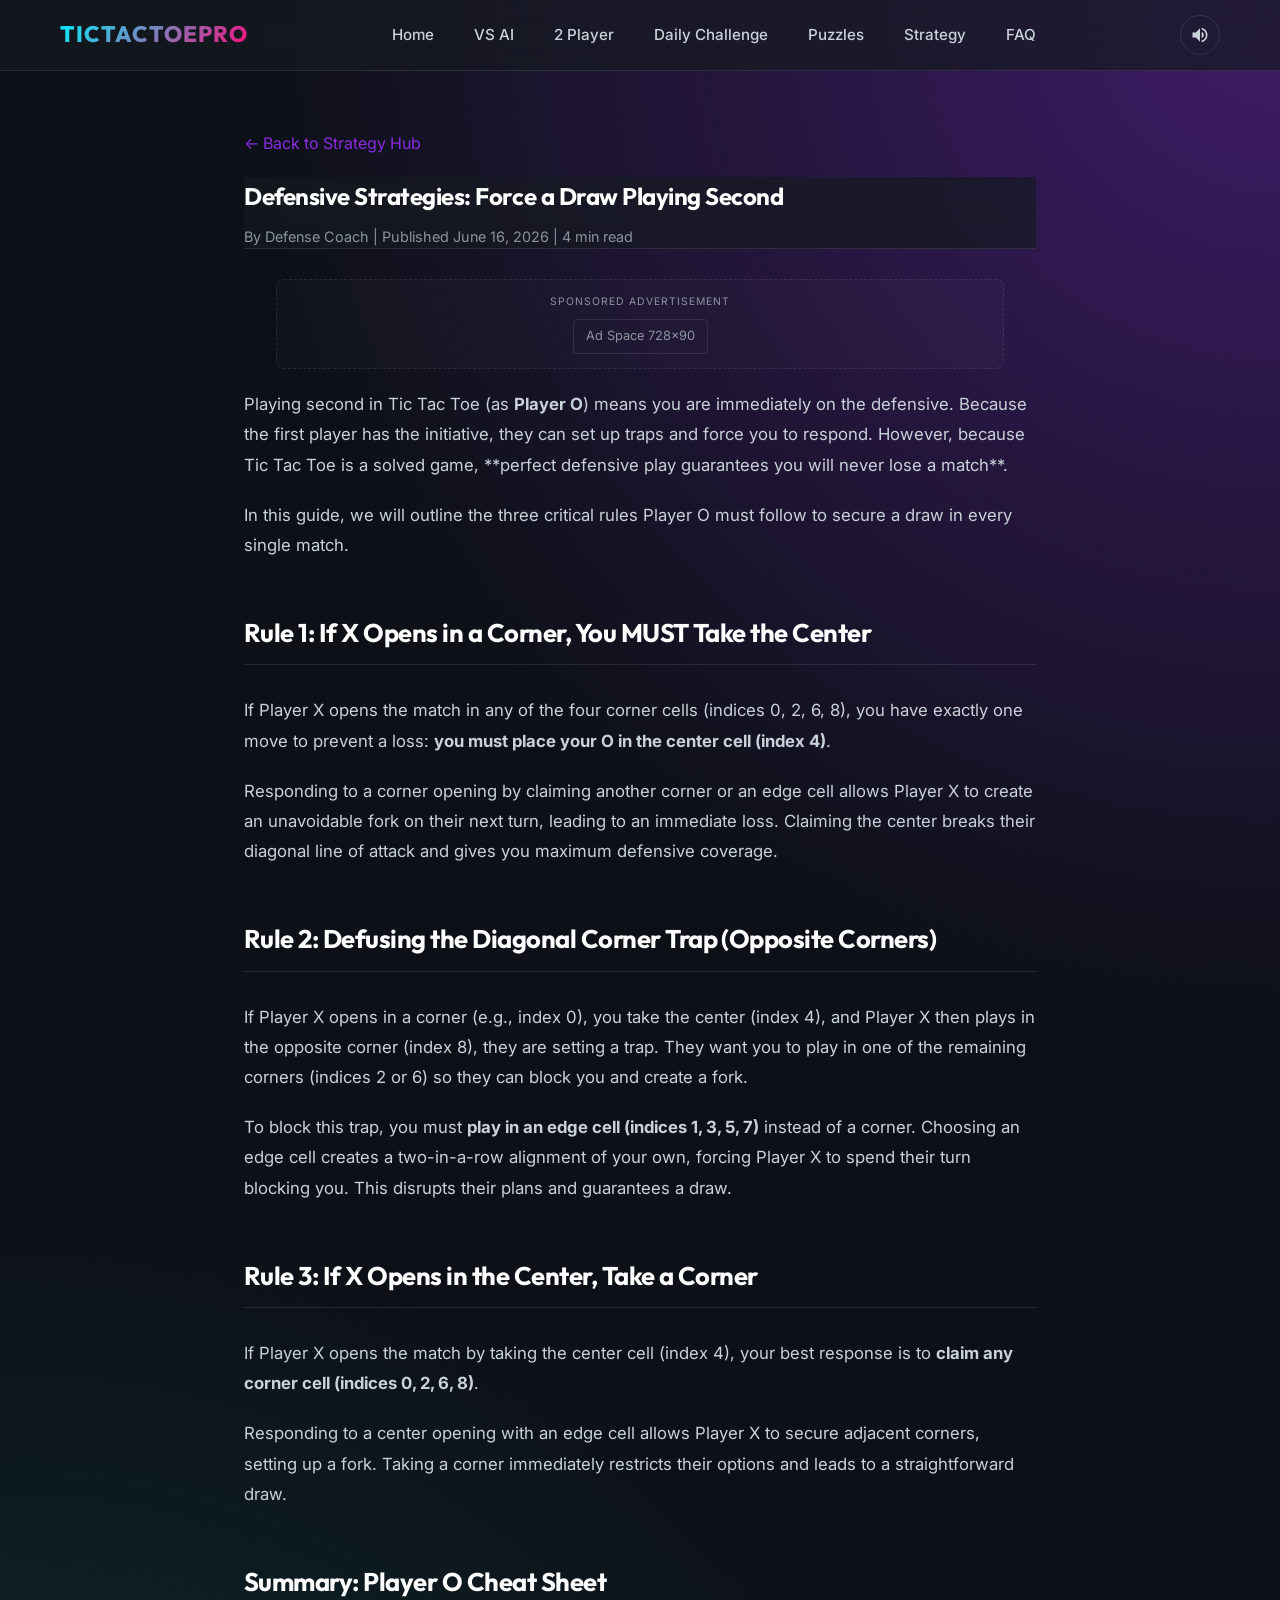
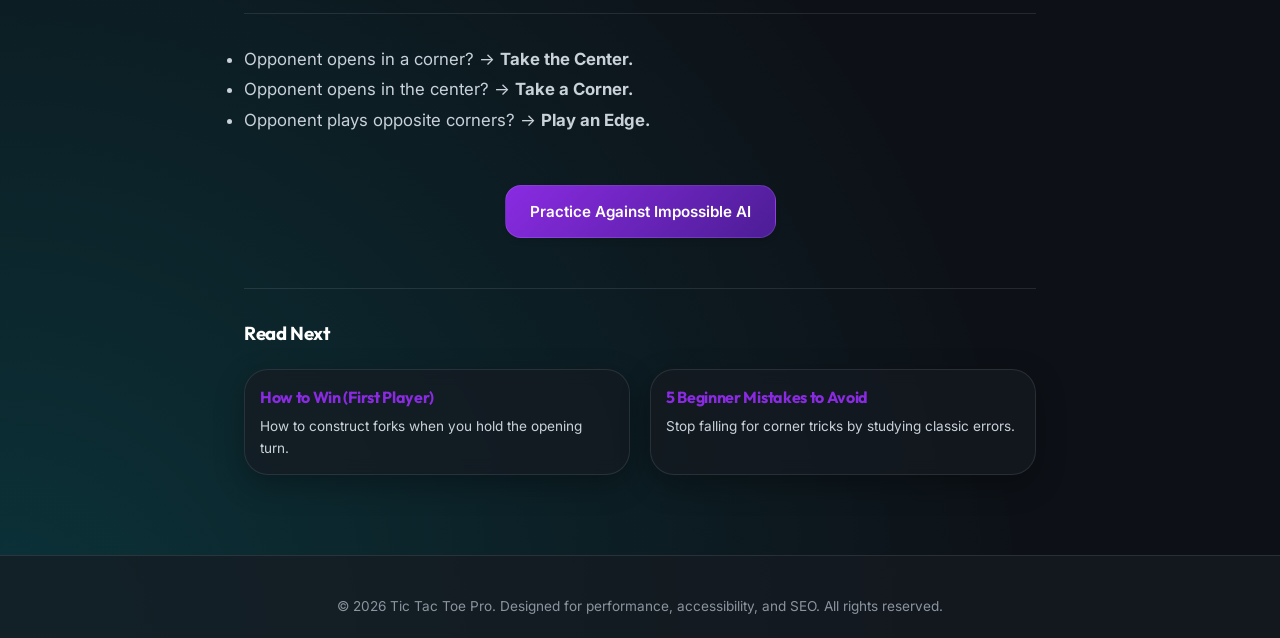
<file: articles/defensive-strategies.html>
<!DOCTYPE html>
<html lang="en">
<head>
  <meta charset="UTF-8">
  <meta name="viewport" content="width=device-width, initial-scale=1.0">
  
  <title>Defensive Tic Tac Toe: How to Force a Draw playing Second</title>
  <meta name="description" content="Learn how to force a draw in Tic Tac Toe playing second! We explore center responses, blocking corner openings, and defusing diagonal fork traps.">
  <link rel="canonical" href="https://tictactoe-pro.pages.dev/articles/defensive-strategies.html">
  
  <!-- Open Graph -->
  <meta property="og:type" content="article">
  <meta property="og:url" content="https://tictactoe-pro.pages.dev/articles/defensive-strategies.html">
  <meta property="og:title" content="Defensive Tic Tac Toe: How to Force a Draw playing Second">
  <meta property="og:description" content="Neutralize Player X's corner openings, handle center starts, and maintain a draw record.">
  <meta property="og:image" content="https://tictactoe-pro.pages.dev/assets/images/og-share.png">

  <!-- Mobile and PWA -->
  <meta name="theme-color" content="#161b22">
  <link rel="apple-touch-icon" href="/assets/images/logo-192.png">
  <link rel="manifest" href="/manifest.json">
  <link rel="icon" type="image/svg+xml" href="/assets/images/logo.svg">

  <!-- Stylesheets -->
  <link rel="stylesheet" href="/assets/css/variables.css">
  <link rel="stylesheet" href="/assets/css/main.css">
  <link rel="stylesheet" href="/assets/css/components.css">
  
  <style>
    .article-container { max-width: 800px; margin: 20px auto 40px auto; padding: 0 4px; }
    .article-header { margin-bottom: 30px; }
    .article-meta { font-size: clamp(0.78rem, 2.5vw, 0.9rem); color: var(--text-muted); margin-top: 10px; }
    .article-body { line-height: 1.8; font-size: clamp(0.9rem, 2.8vw, 1.05rem); display: flex; flex-direction: column; gap: clamp(12px, 3vw, 20px); }
    .article-body h2 { font-size: clamp(1.2rem, 4.5vw, 1.6rem); margin-top: clamp(20px, 5vw, 30px); margin-bottom: 10px; border-bottom: 1px solid var(--border-color); padding-bottom: 8px; }
    .article-body h3 { font-size: clamp(1rem, 3.5vw, 1.25rem); margin-top: 20px; margin-bottom: 5px; }
    .read-next-grid { display: grid; grid-template-columns: 1fr 1fr; gap: clamp(12px, 3vw, 20px); }
    @media (max-width: 480px) { .read-next-grid { grid-template-columns: 1fr; } }
  </style>

  <!-- Article JSON-LD Structured Data -->
  <script type="application/ld+json">
  {
    "@context": "https://schema.org",
    "@type": "Article",
    "headline": "Defensive Tic Tac Toe: How to Force a Draw playing Second",
    "image": "https://tictactoe-pro.pages.dev/assets/images/og-share.png",
    "author": {
      "@type": "Person",
      "name": "Defense Specialist"
    },
    "publisher": {
      "@type": "Organization",
      "name": "Tic Tac Toe Pro",
      "logo": {
        "@type": "ImageObject",
        "url": "https://tictactoe-pro.pages.dev/assets/images/logo-192.png"
      }
    },
    "datePublished": "2026-06-16",
    "description": "Examine how Player O can mathematically ensure a draw in every game of Tic Tac Toe by using standard defensive structures."
  }
  </script>
</head>
<body>
  <a href="#main-content" class="skip-link">Skip to Content</a>

  <!-- Header -->
  <header>
    <div class="container">
      <a href="/" class="logo-link" aria-label="Tic Tac Toe Pro Home">
        <span class="logo-text">TicTacToePro</span>
      </a>
      
      <button class="burger-menu" id="burger-menu" aria-label="Toggle navigation menu">
        <span class="burger-line"></span>
        <span class="burger-line"></span>
        <span class="burger-line"></span>
      </button>

      <nav id="main-nav">
        <a href="/" class="nav-link">Home</a>
        <a href="/play.html" class="nav-link">VS AI</a>
        <a href="/local-multiplayer.html" class="nav-link">2 Player</a>
        <a href="/daily-challenge.html" class="nav-link">Daily Challenge</a>
        <a href="/puzzle-library.html" class="nav-link">Puzzles</a>
        <a href="/strategy-guide.html" class="nav-link">Strategy</a>
        <a href="/faq.html" class="nav-link">FAQ</a>
      </nav>

      <div class="controls-group">
        <button id="sound-toggle" class="btn-icon" aria-label="Mute/Unmute sounds"></button>
        <button id="install-app-btn" class="btn btn-secondary" style="padding: 8px 16px; font-size: 0.85rem;">Install</button>
      </div>
    </div>
  </header>

  <!-- Main Content -->
  <main class="main-content container" id="main-content">
    <div class="article-container">
      <div style="margin-bottom: 20px;">
        <a href="/strategy-guide.html">← Back to Strategy Hub</a>
      </div>

      <article>
        <header class="article-header">
          <h1>Defensive Strategies: Force a Draw Playing Second</h1>
          <div class="article-meta">
            <span>By Defense Coach</span> | <span>Published June 16, 2026</span> | <span>4 min read</span>
          </div>
        </header>

        <!-- Ad Slot -->
        <div class="ad-slot ad-leaderboard">
          <span class="ad-slot-label">Ad Space 728x90</span>
        </div>

        <section class="article-body">
          <p>Playing second in Tic Tac Toe (as <strong>Player O</strong>) means you are immediately on the defensive. Because the first player has the initiative, they can set up traps and force you to respond. However, because Tic Tac Toe is a solved game, **perfect defensive play guarantees you will never lose a match**.</p>
          
          <p>In this guide, we will outline the three critical rules Player O must follow to secure a draw in every single match.</p>

          <h2>Rule 1: If X Opens in a Corner, You MUST Take the Center</h2>
          <p>If Player X opens the match in any of the four corner cells (indices 0, 2, 6, 8), you have exactly one move to prevent a loss: <strong>you must place your O in the center cell (index 4)</strong>.</p>
          <p>Responding to a corner opening by claiming another corner or an edge cell allows Player X to create an unavoidable fork on their next turn, leading to an immediate loss. Claiming the center breaks their diagonal line of attack and gives you maximum defensive coverage.</p>

          <h2>Rule 2: Defusing the Diagonal Corner Trap (Opposite Corners)</h2>
          <p>If Player X opens in a corner (e.g., index 0), you take the center (index 4), and Player X then plays in the opposite corner (index 8), they are setting a trap. They want you to play in one of the remaining corners (indices 2 or 6) so they can block you and create a fork.</p>
          
          <p>To block this trap, you must <strong>play in an edge cell (indices 1, 3, 5, 7)</strong> instead of a corner. Choosing an edge cell creates a two-in-a-row alignment of your own, forcing Player X to spend their turn blocking you. This disrupts their plans and guarantees a draw.</p>

          <h2>Rule 3: If X Opens in the Center, Take a Corner</h2>
          <p>If Player X opens the match by taking the center cell (index 4), your best response is to <strong>claim any corner cell (indices 0, 2, 6, 8)</strong>.</p>
          <p>Responding to a center opening with an edge cell allows Player X to secure adjacent corners, setting up a fork. Taking a corner immediately restricts their options and leads to a straightforward draw.</p>

          <h2>Summary: Player O Cheat Sheet</h2>
          <ul>
            <li>Opponent opens in a corner? → <strong>Take the Center.</strong></li>
            <li>Opponent opens in the center? → <strong>Take a Corner.</strong></li>
            <li>Opponent plays opposite corners? → <strong>Play an Edge.</strong></li>
          </ul>

          <div style="margin-top: 30px; text-align: center;">
            <a href="/play.html" class="btn btn-primary">Practice Against Impossible AI</a>
          </div>
        </section>
      </article>

      <!-- Related articles list -->
      <section style="margin-top: 50px; border-top: 1px solid var(--border-color); padding-top: 30px;">
        <h3 style="margin-bottom: 20px;">Read Next</h3>
        <div class="read-next-grid">
          <div class="card" style="padding: 15px;">
            <h4><a href="/articles/how-to-win.html">How to Win (First Player)</a></h4>
            <p class="text-muted" style="font-size: 0.85rem; margin-top: 5px;">How to construct forks when you hold the opening turn.</p>
          </div>
          <div class="card" style="padding: 15px;">
            <h4><a href="/articles/beginner-mistakes.html">5 Beginner Mistakes to Avoid</a></h4>
            <p class="text-muted" style="font-size: 0.85rem; margin-top: 5px;">Stop falling for corner tricks by studying classic errors.</p>
          </div>
        </div>
      </section>

    </div>
  </main>

  <!-- Footer -->
  <footer>
    <div class="container">
      <p style="text-align: center; font-size: 0.85rem;">&copy; 2026 Tic Tac Toe Pro. Designed for performance, accessibility, and SEO. All rights reserved.</p>
    </div>
  </footer>

  <!-- Scripts -->
  <script src="/assets/js/audio.js"></script>
  <script src="/assets/js/stats.js"></script>
  <script src="/assets/js/main.js"></script>
</body>
</html>
</file>
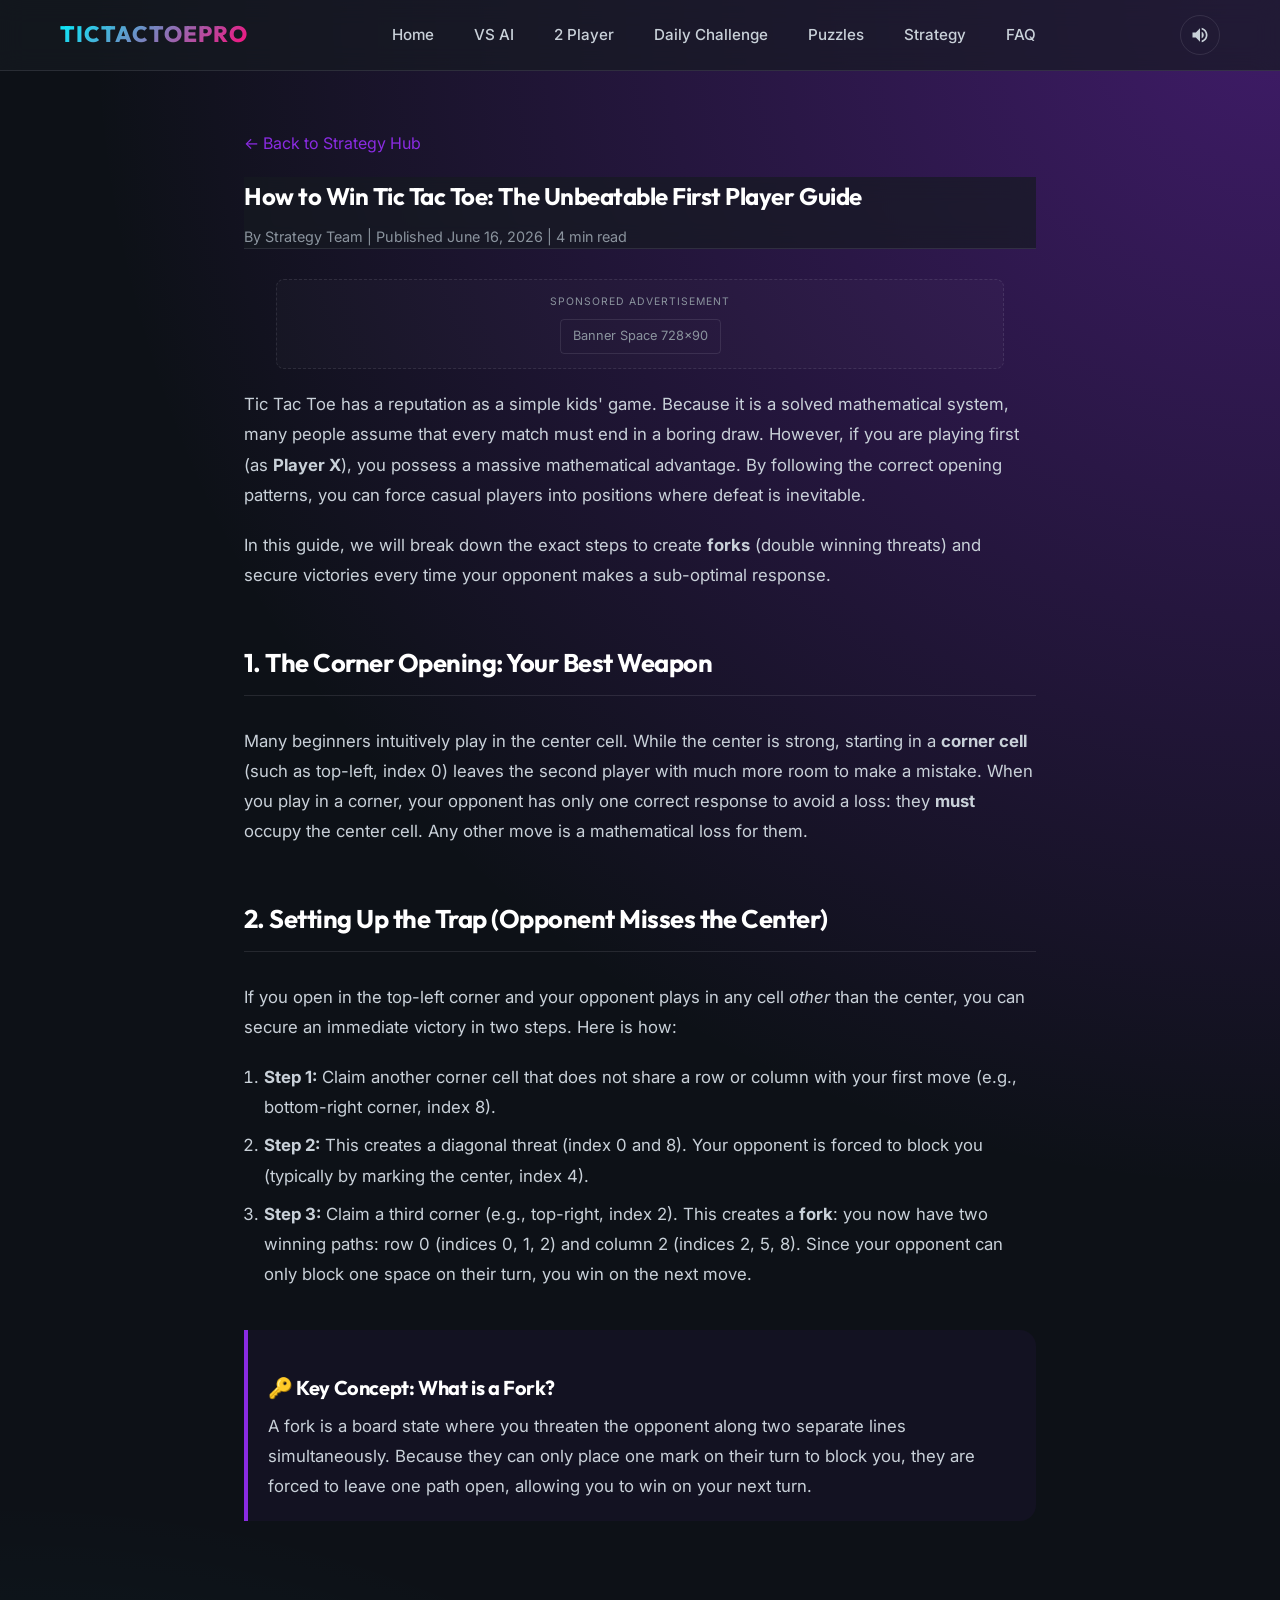
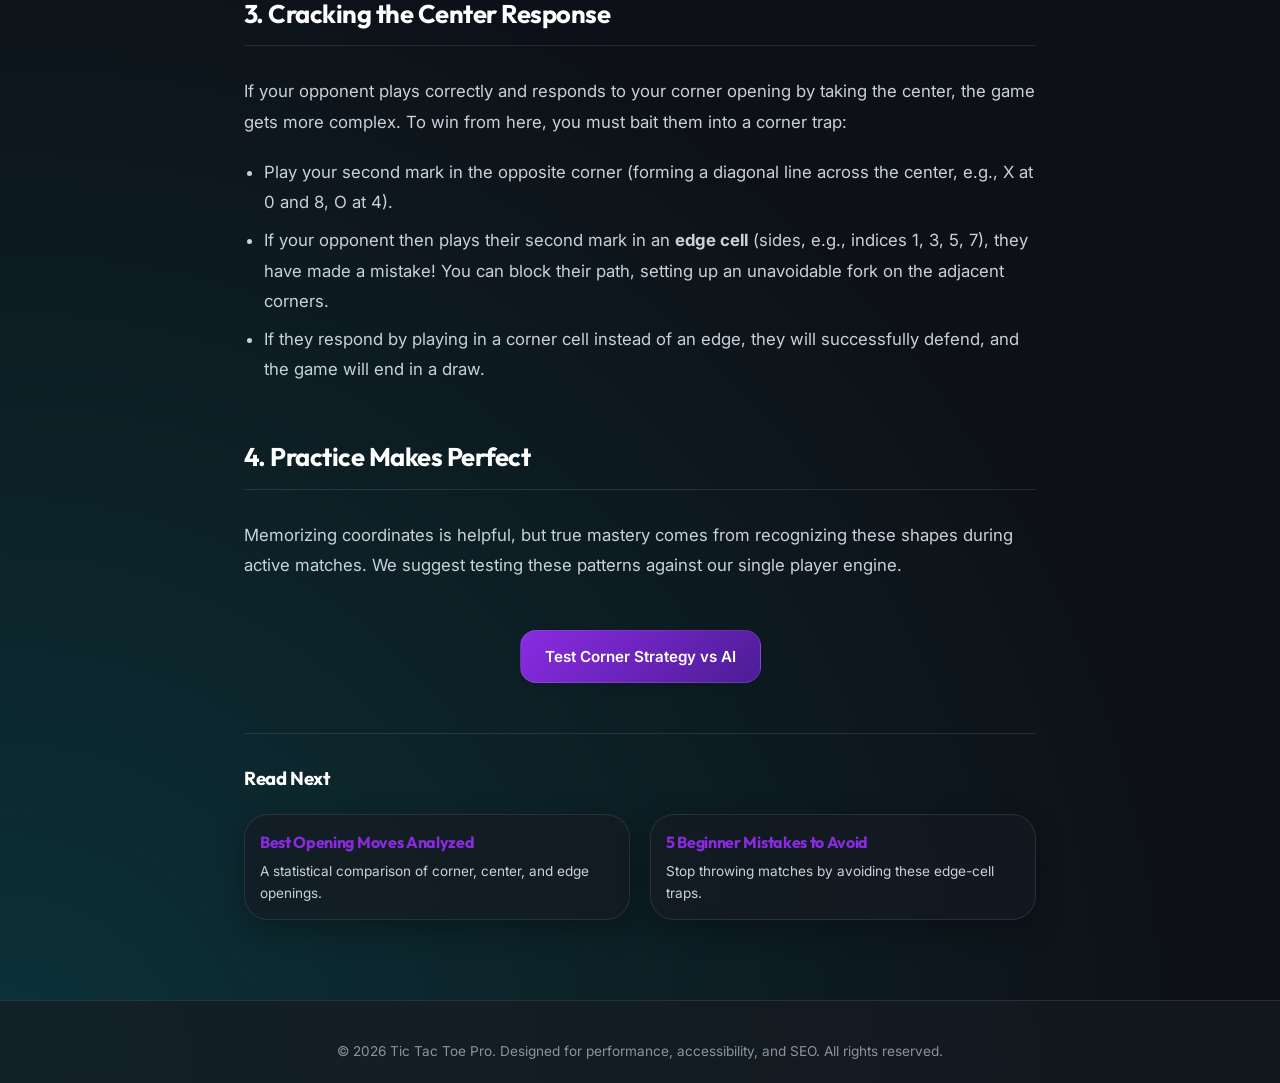
<file: articles/how-to-win.html>
<!DOCTYPE html>
<html lang="en">
<head>
  <meta charset="UTF-8">
  <meta name="viewport" content="width=device-width, initial-scale=1.0">
  
  <title>How to Win Tic Tac Toe: The Unbeatable First Player Guide</title>
  <meta name="description" content="Discover how to win Tic Tac Toe every time you play first! Read our mathematical breakdown of corner setups, center captures, and fork traps.">
  <link rel="canonical" href="https://tictactoe-pro.pages.dev/articles/how-to-win.html">
  
  <!-- Open Graph -->
  <meta property="og:type" content="article">
  <meta property="og:url" content="https://tictactoe-pro.pages.dev/articles/how-to-win.html">
  <meta property="og:title" content="How to Win Tic Tac Toe: The Unbeatable First Player Guide">
  <meta property="og:description" content="Master corner control, center responses, and double-attack setups to guarantee victories.">
  <meta property="og:image" content="https://tictactoe-pro.pages.dev/assets/images/og-share.png">

  <!-- Mobile and PWA -->
  <meta name="theme-color" content="#161b22">
  <link rel="apple-touch-icon" href="/assets/images/logo-192.png">
  <link rel="manifest" href="/manifest.json">
  <link rel="icon" type="image/svg+xml" href="/assets/images/logo.svg">

  <!-- Stylesheets -->
  <link rel="stylesheet" href="/assets/css/variables.css">
  <link rel="stylesheet" href="/assets/css/main.css">
  <link rel="stylesheet" href="/assets/css/components.css">
  
  <style>
    .article-container {
      max-width: 800px;
      margin: 20px auto 40px auto;
      padding: 0 4px;
    }
    .article-header {
      margin-bottom: 30px;
    }
    .article-meta {
      font-size: clamp(0.78rem, 2.5vw, 0.9rem);
      color: var(--text-muted);
      margin-top: 10px;
    }
    .article-body {
      line-height: 1.8;
      font-size: clamp(0.9rem, 2.8vw, 1.05rem);
      display: flex;
      flex-direction: column;
      gap: clamp(12px, 3vw, 20px);
    }
    .article-body h2 {
      font-size: clamp(1.2rem, 4.5vw, 1.6rem);
      margin-top: clamp(20px, 5vw, 30px);
      margin-bottom: 10px;
      border-bottom: 1px solid var(--border-color);
      padding-bottom: 8px;
    }
    .article-body h3 {
      font-size: clamp(1rem, 3.5vw, 1.25rem);
      margin-top: 20px;
      margin-bottom: 5px;
    }
    .article-body ul, .article-body ol {
      margin-left: clamp(16px, 4vw, 20px);
      display: flex;
      flex-direction: column;
      gap: 8px;
    }
    .callout {
      background: rgba(138, 43, 226, 0.05);
      border-left: 4px solid var(--color-primary);
      padding: clamp(14px, 4vw, 20px);
      border-radius: 0 var(--border-radius-md) var(--border-radius-md) 0;
      margin: 20px 0;
    }
    .read-next-grid {
      display: grid;
      grid-template-columns: 1fr 1fr;
      gap: clamp(12px, 3vw, 20px);
    }
    @media (max-width: 480px) {
      .read-next-grid {
        grid-template-columns: 1fr;
      }
    }
  </style>

  <!-- Article JSON-LD Structured Data -->
  <script type="application/ld+json">
  {
    "@context": "https://schema.org",
    "@type": "Article",
    "headline": "How to Win Tic Tac Toe: The Unbeatable First Player Guide",
    "image": "https://tictactoe-pro.pages.dev/assets/images/og-share.png",
    "author": {
      "@type": "Person",
      "name": "Strategy Analyst"
    },
    "publisher": {
      "@type": "Organization",
      "name": "Tic Tac Toe Pro",
      "logo": {
        "@type": "ImageObject",
        "url": "https://tictactoe-pro.pages.dev/assets/images/logo-192.png"
      }
    },
    "datePublished": "2026-06-16",
    "description": "Learn the mathematical principles to win Tic Tac Toe playing first, including corner openings and fork traps."
  }
  </script>
</head>
<body>
  <a href="#main-content" class="skip-link">Skip to Content</a>

  <!-- Header -->
  <header>
    <div class="container">
      <a href="/" class="logo-link" aria-label="Tic Tac Toe Pro Home">
        <span class="logo-text">TicTacToePro</span>
      </a>
      
      <button class="burger-menu" id="burger-menu" aria-label="Toggle navigation menu">
        <span class="burger-line"></span>
        <span class="burger-line"></span>
        <span class="burger-line"></span>
      </button>

      <nav id="main-nav">
        <a href="/" class="nav-link">Home</a>
        <a href="/play.html" class="nav-link">VS AI</a>
        <a href="/local-multiplayer.html" class="nav-link">2 Player</a>
        <a href="/daily-challenge.html" class="nav-link">Daily Challenge</a>
        <a href="/puzzle-library.html" class="nav-link">Puzzles</a>
        <a href="/strategy-guide.html" class="nav-link">Strategy</a>
        <a href="/faq.html" class="nav-link">FAQ</a>
      </nav>

      <div class="controls-group">
        <button id="sound-toggle" class="btn-icon" aria-label="Mute/Unmute sounds"></button>
        <button id="install-app-btn" class="btn btn-secondary" style="padding: 8px 16px; font-size: 0.85rem;">Install</button>
      </div>
    </div>
  </header>

  <!-- Main Content -->
  <main class="main-content container" id="main-content">
    <div class="article-container">
      <div style="margin-bottom: 20px;">
        <a href="/strategy-guide.html">← Back to Strategy Hub</a>
      </div>

      <article>
        <header class="article-header">
          <h1>How to Win Tic Tac Toe: The Unbeatable First Player Guide</h1>
          <div class="article-meta">
            <span>By Strategy Team</span> | <span>Published June 16, 2026</span> | <span>4 min read</span>
          </div>
        </header>

        <!-- Google Ad Placement -->
        <div class="ad-slot ad-leaderboard">
          <span class="ad-slot-label">Banner Space 728x90</span>
        </div>

        <section class="article-body">
          <p>Tic Tac Toe has a reputation as a simple kids' game. Because it is a solved mathematical system, many people assume that every match must end in a boring draw. However, if you are playing first (as <strong>Player X</strong>), you possess a massive mathematical advantage. By following the correct opening patterns, you can force casual players into positions where defeat is inevitable.</p>
          
          <p>In this guide, we will break down the exact steps to create <strong>forks</strong> (double winning threats) and secure victories every time your opponent makes a sub-optimal response.</p>

          <h2>1. The Corner Opening: Your Best Weapon</h2>
          <p>Many beginners intuitively play in the center cell. While the center is strong, starting in a <strong>corner cell</strong> (such as top-left, index 0) leaves the second player with much more room to make a mistake. When you play in a corner, your opponent has only one correct response to avoid a loss: they <strong>must</strong> occupy the center cell. Any other move is a mathematical loss for them.</p>

          <h2>2. Setting Up the Trap (Opponent Misses the Center)</h2>
          <p>If you open in the top-left corner and your opponent plays in any cell <em>other</em> than the center, you can secure an immediate victory in two steps. Here is how:</p>
          <ol>
            <li><strong>Step 1:</strong> Claim another corner cell that does not share a row or column with your first move (e.g., bottom-right corner, index 8).</li>
            <li><strong>Step 2:</strong> This creates a diagonal threat (index 0 and 8). Your opponent is forced to block you (typically by marking the center, index 4).</li>
            <li><strong>Step 3:</strong> Claim a third corner (e.g., top-right, index 2). This creates a <strong>fork</strong>: you now have two winning paths: row 0 (indices 0, 1, 2) and column 2 (indices 2, 5, 8). Since your opponent can only block one space on their turn, you win on the next move.</li>
          </ol>

          <div class="callout">
            <h3>🔑 Key Concept: What is a Fork?</h3>
            <p>A fork is a board state where you threaten the opponent along two separate lines simultaneously. Because they can only place one mark on their turn to block you, they are forced to leave one path open, allowing you to win on your next turn.</p>
          </div>

          <h2>3. Cracking the Center Response</h2>
          <p>If your opponent plays correctly and responds to your corner opening by taking the center, the game gets more complex. To win from here, you must bait them into a corner trap:</p>
          <ul>
            <li>Play your second mark in the opposite corner (forming a diagonal line across the center, e.g., X at 0 and 8, O at 4).</li>
            <li>If your opponent then plays their second mark in an <strong>edge cell</strong> (sides, e.g., indices 1, 3, 5, 7), they have made a mistake! You can block their path, setting up an unavoidable fork on the adjacent corners.</li>
            <li>If they respond by playing in a corner cell instead of an edge, they will successfully defend, and the game will end in a draw.</li>
          </ul>

          <h2>4. Practice Makes Perfect</h2>
          <p>Memorizing coordinates is helpful, but true mastery comes from recognizing these shapes during active matches. We suggest testing these patterns against our single player engine.</p>
          
          <div style="margin-top: 30px; text-align: center;">
            <a href="/play.html" class="btn btn-primary">Test Corner Strategy vs AI</a>
          </div>
        </section>
      </article>

      <!-- Related articles list -->
      <section style="margin-top: 50px; border-top: 1px solid var(--border-color); padding-top: 30px;">
        <h3 style="margin-bottom: 20px;">Read Next</h3>
        <div class="read-next-grid">
          <div class="card" style="padding: 15px;">
            <h4><a href="/articles/best-opening-moves.html">Best Opening Moves Analyzed</a></h4>
            <p class="text-muted" style="font-size: 0.85rem; margin-top: 5px;">A statistical comparison of corner, center, and edge openings.</p>
          </div>
          <div class="card" style="padding: 15px;">
            <h4><a href="/articles/beginner-mistakes.html">5 Beginner Mistakes to Avoid</a></h4>
            <p class="text-muted" style="font-size: 0.85rem; margin-top: 5px;">Stop throwing matches by avoiding these edge-cell traps.</p>
          </div>
        </div>
      </section>

    </div>
  </main>

  <!-- Footer -->
  <footer>
    <div class="container">
      <p style="text-align: center; font-size: 0.85rem;">&copy; 2026 Tic Tac Toe Pro. Designed for performance, accessibility, and SEO. All rights reserved.</p>
    </div>
  </footer>

  <!-- Scripts -->
  <script src="/assets/js/audio.js"></script>
  <script src="/assets/js/stats.js"></script>
  <script src="/assets/js/main.js"></script>
</body>
</html>
</file>
<file: assets/css/variables.css>
@import url('https://fonts.googleapis.com/css2?family=Inter:wght@400;500;600;700&family=Outfit:wght@500;600;700;800&display=swap');

:root {
  /* Font Families */
  --font-sans: 'Inter', -apple-system, BlinkMacSystemFont, 'Segoe UI', Roboto, Oxygen, Ubuntu, Cantarell, sans-serif;
  --font-title: 'Outfit', var(--font-sans);

  /* Color Palette - Default Dark Theme (Premium Dark) */
  --bg-main: #0d1117;
  --bg-card: rgba(22, 27, 34, 0.7);
  --bg-card-hover: rgba(33, 38, 45, 0.8);
  --border-color: rgba(240, 246, 252, 0.1);
  --border-glow: rgba(0, 242, 254, 0.15);
  
  --text-main: #c9d1d9;
  --text-muted: #8b949e;
  --text-bright: #ffffff;
  
  --color-primary: #8a2be2;      /* Neon Purple */
  --color-primary-glow: rgba(138, 43, 226, 0.4);
  
  --color-x: #00f2fe;            /* Neon Cyan */
  --color-x-glow: rgba(0, 242, 254, 0.5);
  
  --color-o: #fe0979;            /* Neon Magenta */
  --color-o-glow: rgba(254, 9, 121, 0.5);
  
  --color-success: #10b981;      /* Emerald Green */
  --color-success-glow: rgba(16, 185, 129, 0.4);
  --color-danger: #f43f5e;       /* Rose Red */
  --color-danger-glow: rgba(244, 63, 94, 0.4);
  --color-warning: #f59e0b;      /* Amber Yellow */
  
  /* Layout Spacing */
  --container-width: 1200px;
  --header-height: 70px;
  --border-radius-sm: 8px;
  --border-radius-md: 16px;
  --border-radius-lg: 24px;
  
  /* Transitions */
  --transition-fast: 0.15s ease;
  --transition-normal: 0.3s cubic-bezier(0.4, 0, 0.2, 1);
  --transition-slow: 0.5s cubic-bezier(0.4, 0, 0.2, 1);

  /* Responsive Breakpoints (for reference in media queries) */
  --bp-sm: 480px;
  --bp-md: 768px;
  --bp-lg: 992px;
  --bp-xl: 1200px;

  /* Fluid Typography Scale */
  --text-xs: clamp(0.65rem, 1.5vw, 0.75rem);
  --text-sm: clamp(0.75rem, 2vw, 0.875rem);
  --text-base: clamp(0.875rem, 2.5vw, 1rem);
  --text-lg: clamp(1rem, 3vw, 1.2rem);
  --text-xl: clamp(1.2rem, 4vw, 1.5rem);
  --text-2xl: clamp(1.5rem, 5vw, 2rem);
  --text-3xl: clamp(1.8rem, 6vw, 3rem);

  /* Board Responsive Sizing */
  --board-max-width: 380px;
  --board-gap: clamp(8px, 2.5vw, 12px);
  --board-padding: clamp(8px, 2.5vw, 12px);
  --cell-font-size: clamp(2rem, 10vw, 3rem);
  --cell-radius: clamp(10px, 2.5vw, 16px);
}

/* Light Theme Variables */
:root[data-theme="light"] {
  --bg-main: #f0f2f5;
  --bg-card: rgba(255, 255, 255, 0.85);
  --bg-card-hover: rgba(255, 255, 255, 0.95);
  --border-color: rgba(0, 0, 0, 0.08);
  --border-glow: rgba(138, 43, 226, 0.1);
  
  --text-main: #334155;
  --text-muted: #64748b;
  --text-bright: #0f172a;
  
  --color-primary: #7c3aed;
  --color-primary-glow: rgba(124, 58, 237, 0.2);
  
  --color-x: #0284c7;            /* Blue */
  --color-x-glow: rgba(2, 132, 199, 0.25);
  
  --color-o: #db2777;            /* Deep Pink */
  --color-o-glow: rgba(219, 39, 119, 0.25);
  
  --color-success: #059669;
  --color-success-glow: rgba(5, 150, 105, 0.2);
  --color-danger: #e11d48;
  --color-danger-glow: rgba(225, 29, 72, 0.2);
}

/* Premium Theme: Cyberpunk (Neon Gold and Cyan) */
:root[data-theme="cyberpunk"] {
  --bg-main: #0a0512;
  --bg-card: rgba(20, 10, 35, 0.8);
  --bg-card-hover: rgba(30, 15, 50, 0.9);
  --border-color: #ffe6002c;
  --border-glow: rgba(255, 230, 0, 0.2);
  
  --text-main: #00ffcc;
  --text-muted: #9d00ff;
  --text-bright: #ffe600;
  
  --color-primary: #ffe600;      /* Gold */
  --color-primary-glow: rgba(255, 230, 0, 0.4);
  
  --color-x: #00ffcc;            /* Cyber Cyan */
  --color-x-glow: rgba(0, 255, 204, 0.5);
  
  --color-o: #ff0055;            /* Cyber Neon Pink */
  --color-o-glow: rgba(255, 0, 85, 0.5);
}

/* Premium Theme: Retro Game Boy (Monochrome Green) */
:root[data-theme="retro"] {
  --bg-main: #8bac0f;
  --bg-card: #9bbc0f;
  --bg-card-hover: #306230;
  --border-color: #0f380f;
  --border-glow: rgba(15, 56, 15, 0.3);
  
  --text-main: #0f380f;
  --text-muted: #306230;
  --text-bright: #0f380f;
  
  --color-primary: #306230;
  --color-primary-glow: rgba(48, 98, 48, 0.4);
  
  --color-x: #0f380f;
  --color-x-glow: rgba(15, 56, 15, 0.4);
  
  --color-o: #8bac0f;
  --color-o-glow: rgba(139, 172, 15, 0.4);
  
  --color-success: #0f380f;
  --color-danger: #306230;
}

/* Premium Theme: Forest (Organic Greens and Earthy Browns) */
:root[data-theme="forest"] {
  --bg-main: #142217;
  --bg-card: rgba(25, 41, 29, 0.85);
  --bg-card-hover: rgba(35, 57, 41, 0.9);
  --border-color: rgba(163, 230, 53, 0.1);
  --border-glow: rgba(163, 230, 53, 0.15);
  
  --text-main: #d9f99d;
  --text-muted: #a3e635;
  --text-bright: #f7fee7;
  
  --color-primary: #65a30d;
  --color-primary-glow: rgba(101, 163, 13, 0.4);
  
  --color-x: #a3e635;            /* Lime Green */
  --color-x-glow: rgba(163, 230, 53, 0.5);
  
  --color-o: #f59e0b;            /* Orange/Amber */
  --color-o-glow: rgba(245, 158, 11, 0.5);
}
</file>
<file: assets/css/main.css>
* {
  box-sizing: border-box;
  margin: 0;
  padding: 0;
}

body {
  font-family: var(--font-sans);
  background-color: var(--bg-main);
  background-image: radial-gradient(circle at top right, var(--color-primary-glow) 0%, transparent 40%),
                    radial-gradient(circle at bottom left, var(--border-glow) 0%, transparent 40%);
  color: var(--text-main);
  min-height: 100vh;
  display: flex;
  flex-direction: column;
  line-height: 1.6;
  overflow-x: hidden;
  transition: background-color var(--transition-normal), color var(--transition-normal);
}

h1, h2, h3, h4, h5, h6 {
  font-family: var(--font-title);
  color: var(--text-bright);
  font-weight: 700;
  letter-spacing: -0.02em;
}

a {
  color: var(--color-primary);
  text-decoration: none;
  transition: color var(--transition-fast);
}

a:hover {
  filter: brightness(1.2);
}

/* Scrollbar Styles */
::-webkit-scrollbar {
  width: 8px;
  height: 8px;
}
::-webkit-scrollbar-track {
  background: var(--bg-main);
}
::-webkit-scrollbar-thumb {
  background: var(--border-color);
  border-radius: var(--border-radius-sm);
}
::-webkit-scrollbar-thumb:hover {
  background: var(--text-muted);
}

/* Core Layout Container */
.container {
  width: 100%;
  max-width: var(--container-width);
  margin: 0 auto;
  padding: 0 clamp(12px, 3vw, 20px);
}

.main-content {
  flex-grow: 1;
  display: flex;
  flex-direction: column;
  padding: clamp(20px, 5vw, 40px) clamp(8px, 2vw, 10px);
}

/* Header & Navigation */
header {
  background-color: var(--bg-card);
  backdrop-filter: blur(12px);
  -webkit-backdrop-filter: blur(12px);
  border-bottom: 1px solid var(--border-color);
  position: sticky;
  top: 0;
  z-index: 100;
}

header .container {
  display: flex;
  justify-content: space-between;
  align-items: center;
  height: var(--header-height);
}

.logo-link {
  display: flex;
  align-items: center;
  gap: 10px;
}

.logo-text {
  font-family: var(--font-title);
  font-size: 1.4rem;
  font-weight: 800;
  background: linear-gradient(135deg, var(--color-x), var(--color-o));
  -webkit-background-clip: text;
  -webkit-text-fill-color: transparent;
  text-transform: uppercase;
  letter-spacing: 1px;
}

nav {
  display: flex;
  align-items: center;
  gap: 8px;
}

.nav-link {
  color: var(--text-main);
  padding: 8px 16px;
  border-radius: var(--border-radius-sm);
  font-weight: 500;
  font-size: clamp(0.85rem, 2vw, 0.95rem);
  transition: all var(--transition-fast);
  white-space: nowrap;
}

.nav-link:hover, .nav-link.active {
  color: var(--text-bright);
  background-color: var(--border-color);
}

/* Action Controls (Theme, Sound, Install) */
.controls-group {
  display: flex;
  align-items: center;
  gap: 12px;
}

.btn-icon {
  background: transparent;
  border: 1px solid var(--border-color);
  color: var(--text-main);
  width: 40px;
  height: 40px;
  border-radius: 50%;
  display: flex;
  align-items: center;
  justify-content: center;
  cursor: pointer;
  transition: all var(--transition-fast);
  outline: none;
}

.btn-icon:hover {
  background-color: var(--border-color);
  color: var(--text-bright);
  border-color: var(--text-muted);
}

/* Burger Mobile Menu */
.burger-menu {
  display: none;
  background: transparent;
  border: none;
  cursor: pointer;
  flex-direction: column;
  gap: 6px;
  width: 30px;
  height: 24px;
  justify-content: space-between;
  outline: none;
}

.burger-line {
  width: 100%;
  height: 3px;
  background-color: var(--text-main);
  border-radius: 2px;
  transition: all var(--transition-normal);
}

/* Footer Section */
footer {
  background-color: var(--bg-card);
  border-top: 1px solid var(--border-color);
  padding: clamp(24px, 5vw, 40px) 0 clamp(12px, 3vw, 20px) 0;
  margin-top: auto;
  font-size: clamp(0.8rem, 2vw, 0.9rem);
  color: var(--text-muted);
}

.footer-grid {
  display: grid;
  grid-template-columns: 2fr 1fr 1fr;
  gap: clamp(20px, 5vw, 40px);
  margin-bottom: clamp(20px, 5vw, 40px);
}

.footer-brand p {
  margin-top: 12px;
  max-width: min(320px, 100%);
}

.footer-links-title {
  color: var(--text-bright);
  font-weight: 600;
  margin-bottom: 16px;
  font-size: 1rem;
}

.footer-links-list {
  list-style: none;
  display: flex;
  flex-direction: column;
  gap: 10px;
}

.footer-link {
  color: var(--text-muted);
  transition: color var(--transition-fast);
}

.footer-link:hover {
  color: var(--text-bright);
}

.footer-bottom {
  text-align: center;
  padding-top: 20px;
  border-top: 1px solid var(--border-color);
  display: flex;
  flex-direction: column;
  gap: 10px;
}

/* Skip to Content for Accessibility */
.skip-link {
  position: absolute;
  top: -100px;
  left: 0;
  background: var(--color-primary);
  color: white;
  padding: 10px 20px;
  z-index: 1000;
  transition: top 0.2s;
}

.skip-link:focus {
  top: 0;
}

/* Media Queries for Navigation & Layout */
@media (max-width: 992px) {
  .footer-grid {
    grid-template-columns: 1fr;
    gap: 24px;
  }

  .controls-group .btn-secondary {
    display: none;
  }
}

@media (max-width: 768px) {
  nav {
    display: none;
    flex-direction: column;
    position: absolute;
    top: var(--header-height);
    left: 0;
    width: 100%;
    background-color: var(--bg-main);
    border-bottom: 1px solid var(--border-color);
    padding: 16px;
    box-shadow: 0 10px 15px rgba(0, 0, 0, 0.5);
    max-height: calc(100vh - var(--header-height));
    overflow-y: auto;
  }

  nav.open {
    display: flex;
  }

  .burger-menu {
    display: flex;
  }

  .burger-menu.open .burger-line:nth-child(1) {
    transform: translateY(9px) rotate(45deg);
  }

  .burger-menu.open .burger-line:nth-child(2) {
    opacity: 0;
  }

  .burger-menu.open .burger-line:nth-child(3) {
    transform: translateY(-9px) rotate(-45deg);
  }

  .nav-link {
    padding: 12px 16px;
    font-size: 1rem;
    border-bottom: 1px solid var(--border-color);
  }

  .nav-link:last-child {
    border-bottom: none;
  }

  header .container {
    gap: 8px;
  }

  .logo-text {
    font-size: clamp(1rem, 4vw, 1.4rem);
  }
}

@media (max-width: 480px) {
  .controls-group {
    gap: 6px;
  }

  .btn-icon {
    width: 36px;
    height: 36px;
  }

  .main-content {
    padding: 16px 6px;
  }

  .container {
    padding: 0 10px;
  }
}

@media (max-width: 360px) {
  .logo-text {
    font-size: 0.85rem;
    letter-spacing: 0;
  }

  header .container {
    gap: 4px;
  }
}
</file>
<file: assets/css/components.css>
/* Standard Buttons */
.btn {
  display: inline-flex;
  align-items: center;
  justify-content: center;
  gap: 8px;
  font-family: var(--font-sans);
  font-size: clamp(0.85rem, 2.5vw, 0.95rem);
  font-weight: 600;
  padding: clamp(10px, 2.5vw, 12px) clamp(16px, 4vw, 24px);
  border-radius: var(--border-radius-md);
  border: none;
  cursor: pointer;
  transition: all var(--transition-normal);
  outline: none;
  box-shadow: 0 4px 6px -1px rgba(0, 0, 0, 0.1);
  text-align: center;
  white-space: nowrap;
}

.btn-primary {
  background: linear-gradient(135deg, var(--color-primary), #4c1d95);
  color: white;
  border: 1px solid rgba(255, 255, 255, 0.1);
}
.btn-primary:hover {
  transform: translateY(-2px);
  box-shadow: 0 10px 15px -3px var(--color-primary-glow);
}
.btn-primary:active {
  transform: translateY(0);
}

.btn-secondary {
  background: var(--bg-card);
  color: var(--text-main);
  border: 1px solid var(--border-color);
}
.btn-secondary:hover {
  background: var(--bg-card-hover);
  color: var(--text-bright);
  border-color: var(--text-muted);
}

.btn-outline {
  background: transparent;
  border: 1px solid var(--color-primary);
  color: var(--text-bright);
}
.btn-outline:hover {
  background: var(--color-primary-glow);
  box-shadow: 0 0 15px var(--color-primary-glow);
}

/* Glassmorphic & Neon Cards */
.card {
  background: var(--bg-card);
  backdrop-filter: blur(8px);
  -webkit-backdrop-filter: blur(8px);
  border: 1px solid var(--border-color);
  border-radius: var(--border-radius-lg);
  padding: 30px;
  box-shadow: 0 10px 30px rgba(0, 0, 0, 0.3);
  transition: border-color var(--transition-normal), box-shadow var(--transition-normal);
}

.card:hover {
  border-color: var(--border-glow);
  box-shadow: 0 10px 40px var(--border-glow);
}

/* The Tic-Tac-Toe Board Grid */
.board-container {
  position: relative;
  width: 100%;
  max-width: var(--board-max-width);
  margin: 0 auto;
}

.board {
  display: grid;
  grid-template-columns: repeat(3, 1fr);
  grid-template-rows: repeat(3, 1fr);
  gap: var(--board-gap);
  background: var(--border-color);
  border-radius: var(--border-radius-lg);
  padding: var(--board-padding);
  aspect-ratio: 1 / 1;
  box-shadow: 0 15px 35px rgba(0, 0, 0, 0.5);
  position: relative;
}

.cell {
  background: var(--bg-main);
  border-radius: var(--cell-radius);
  border: 1px solid var(--border-color);
  aspect-ratio: 1 / 1;
  display: flex;
  align-items: center;
  justify-content: center;
  cursor: pointer;
  outline: none;
  font-size: var(--cell-font-size);
  font-family: var(--font-title);
  font-weight: 800;
  user-select: none;
  transition: all var(--transition-fast);
  position: relative;
  -webkit-tap-highlight-color: transparent;
  touch-action: manipulation;
}

.cell:focus-visible {
  border-color: var(--color-primary);
  box-shadow: 0 0 0 3px var(--color-primary-glow);
}

/* X and O visual styles */
.cell.x {
  color: var(--color-x);
  text-shadow: 0 0 10px var(--color-x-glow), 0 0 20px var(--color-x-glow);
  animation: markScale 0.25s cubic-bezier(0.175, 0.885, 0.32, 1.275);
}

.cell.o {
  color: var(--color-o);
  text-shadow: 0 0 10px var(--color-o-glow), 0 0 20px var(--color-o-glow);
  animation: markScale 0.25s cubic-bezier(0.175, 0.885, 0.32, 1.275);
}

/* Preview mark on hover (Accessibility and desktop hint) */
@media (hover: hover) {
  .cell:not(.x):not(.o):hover::after {
    opacity: 0.25;
    font-size: var(--cell-font-size);
  }
  body[data-current-turn="X"] .cell:not(.x):not(.o):hover::after {
    content: "X";
    color: var(--color-x);
    text-shadow: 0 0 5px var(--color-x-glow);
  }
  body[data-current-turn="O"] .cell:not(.x):not(.o):hover::after {
    content: "O";
    color: var(--color-o);
    text-shadow: 0 0 5px var(--color-o-glow);
  }
}

@keyframes markScale {
  0% {
    transform: scale(0.4);
    opacity: 0;
  }
  100% {
    transform: scale(1);
    opacity: 1;
  }
}

/* Win Lines / Winning Cells Highlight */
.cell.winner {
  background: var(--border-color);
  animation: pulseWinner 1.5s infinite alternate;
}

@keyframes pulseWinner {
  0% {
    transform: scale(1);
    box-shadow: inset 0 0 5px rgba(255, 255, 255, 0.1);
  }
  100% {
    transform: scale(0.96);
    box-shadow: inset 0 0 25px var(--color-primary-glow), 0 0 10px var(--color-primary-glow);
  }
}

/* Glass Modals (Alerts/Rematch Dialogs) */
.modal-overlay {
  position: fixed;
  top: 0;
  left: 0;
  right: 0;
  bottom: 0;
  background-color: rgba(0, 0, 0, 0.85);
  backdrop-filter: blur(5px);
  display: flex;
  align-items: center;
  justify-content: center;
  z-index: 1000;
  opacity: 0;
  pointer-events: none;
  transition: opacity var(--transition-normal);
}

.modal-overlay.open {
  opacity: 1;
  pointer-events: auto;
}

.modal-content {
  background: var(--bg-card);
  border: 1px solid var(--border-glow);
  box-shadow: 0 10px 40px var(--color-primary-glow);
  border-radius: var(--border-radius-lg);
  padding: clamp(20px, 5vw, 35px);
  width: 92%;
  max-width: 450px;
  text-align: center;
  transform: translateY(20px);
  transition: transform var(--transition-normal);
  max-height: 90vh;
  overflow-y: auto;
}

.modal-overlay.open .modal-content {
  transform: translateY(0);
}

.modal-title {
  font-size: clamp(1.3rem, 5vw, 1.8rem);
  margin-bottom: 12px;
}

.modal-desc {
  margin-bottom: clamp(16px, 4vw, 25px);
  color: var(--text-muted);
  font-size: clamp(0.85rem, 2.5vw, 0.95rem);
}

.modal-actions {
  display: flex;
  gap: clamp(10px, 3vw, 15px);
  justify-content: center;
  flex-wrap: wrap;
}

/* Achievements drawer */
.achievements-grid {
  display: grid;
  grid-template-columns: repeat(auto-fill, minmax(clamp(110px, 30vw, 140px), 1fr));
  gap: clamp(10px, 2.5vw, 15px);
  margin-top: 20px;
}

.achievement-card {
  background: rgba(0, 0, 0, 0.2);
  border: 1px solid var(--border-color);
  border-radius: var(--border-radius-md);
  padding: clamp(10px, 2.5vw, 15px) clamp(6px, 2vw, 10px);
  text-align: center;
  opacity: 0.4;
  filter: grayscale(100%);
  transition: all var(--transition-normal);
  display: flex;
  flex-direction: column;
  align-items: center;
  gap: 6px;
}

.achievement-card.unlocked {
  opacity: 1;
  filter: grayscale(0%);
  border-color: var(--color-success);
  background: rgba(16, 185, 129, 0.05);
  box-shadow: 0 4px 10px rgba(16, 185, 129, 0.1);
}

.achievement-icon {
  font-size: clamp(1.5rem, 5vw, 2rem);
}

.achievement-title {
  font-size: clamp(0.75rem, 2.5vw, 0.85rem);
  font-weight: 700;
  color: var(--text-bright);
}

.achievement-desc {
  font-size: clamp(0.65rem, 2vw, 0.75rem);
  color: var(--text-muted);
}

/* Google AdSense placeholders */
.ad-slot {
  margin: 20px auto;
  padding: 10px;
  background: rgba(255, 255, 255, 0.02);
  border: 1px dashed var(--border-color);
  border-radius: var(--border-radius-sm);
  display: flex;
  flex-direction: column;
  align-items: center;
  justify-content: center;
  max-width: 100%;
  overflow: hidden;
  position: relative;
  transition: all var(--transition-normal);
}

.ad-slot::before {
  content: "SPONSORED ADVERTISEMENT";
  font-size: 0.65rem;
  letter-spacing: 1px;
  color: var(--text-muted);
  margin-bottom: 8px;
}

.ad-slot-label {
  font-size: 0.8rem;
  color: var(--text-muted);
  border: 1px solid var(--border-color);
  padding: 6px 12px;
  border-radius: 4px;
}

/* Simulated AdSense banner types */
.ad-leaderboard {
  width: min(728px, 100%);
  height: clamp(60px, 12vw, 90px);
  max-width: 100%;
}

.ad-rectangle {
  width: min(300px, 100%);
  height: clamp(200px, 60vw, 250px);
}

.ad-sticky-bottom {
  position: fixed;
  bottom: 0;
  left: 50%;
  transform: translateX(-50%);
  width: 100%;
  max-width: 100%;
  height: clamp(40px, 8vw, 50px);
  background: var(--bg-card);
  border-top: 1px solid var(--border-color);
  z-index: 90;
  margin: 0;
  padding: 5px;
  box-shadow: 0 -5px 15px rgba(0, 0, 0, 0.3);
}

/* Premium Mode hides ads */
body.premium-active .ad-slot {
  display: none !important;
}

/* Stats Counter Badge */
.stat-badge {
  background: rgba(255, 255, 255, 0.04);
  border: 1px solid var(--border-color);
  padding: clamp(8px, 2vw, 10px) clamp(10px, 3vw, 15px);
  border-radius: var(--border-radius-md);
  text-align: center;
}

.stat-val {
  font-family: var(--font-title);
  font-size: clamp(1.1rem, 4vw, 1.4rem);
  font-weight: 700;
  color: var(--text-bright);
}

.stat-lbl {
  font-size: clamp(0.65rem, 2vw, 0.75rem);
  color: var(--text-muted);
  text-transform: uppercase;
}
</file>
